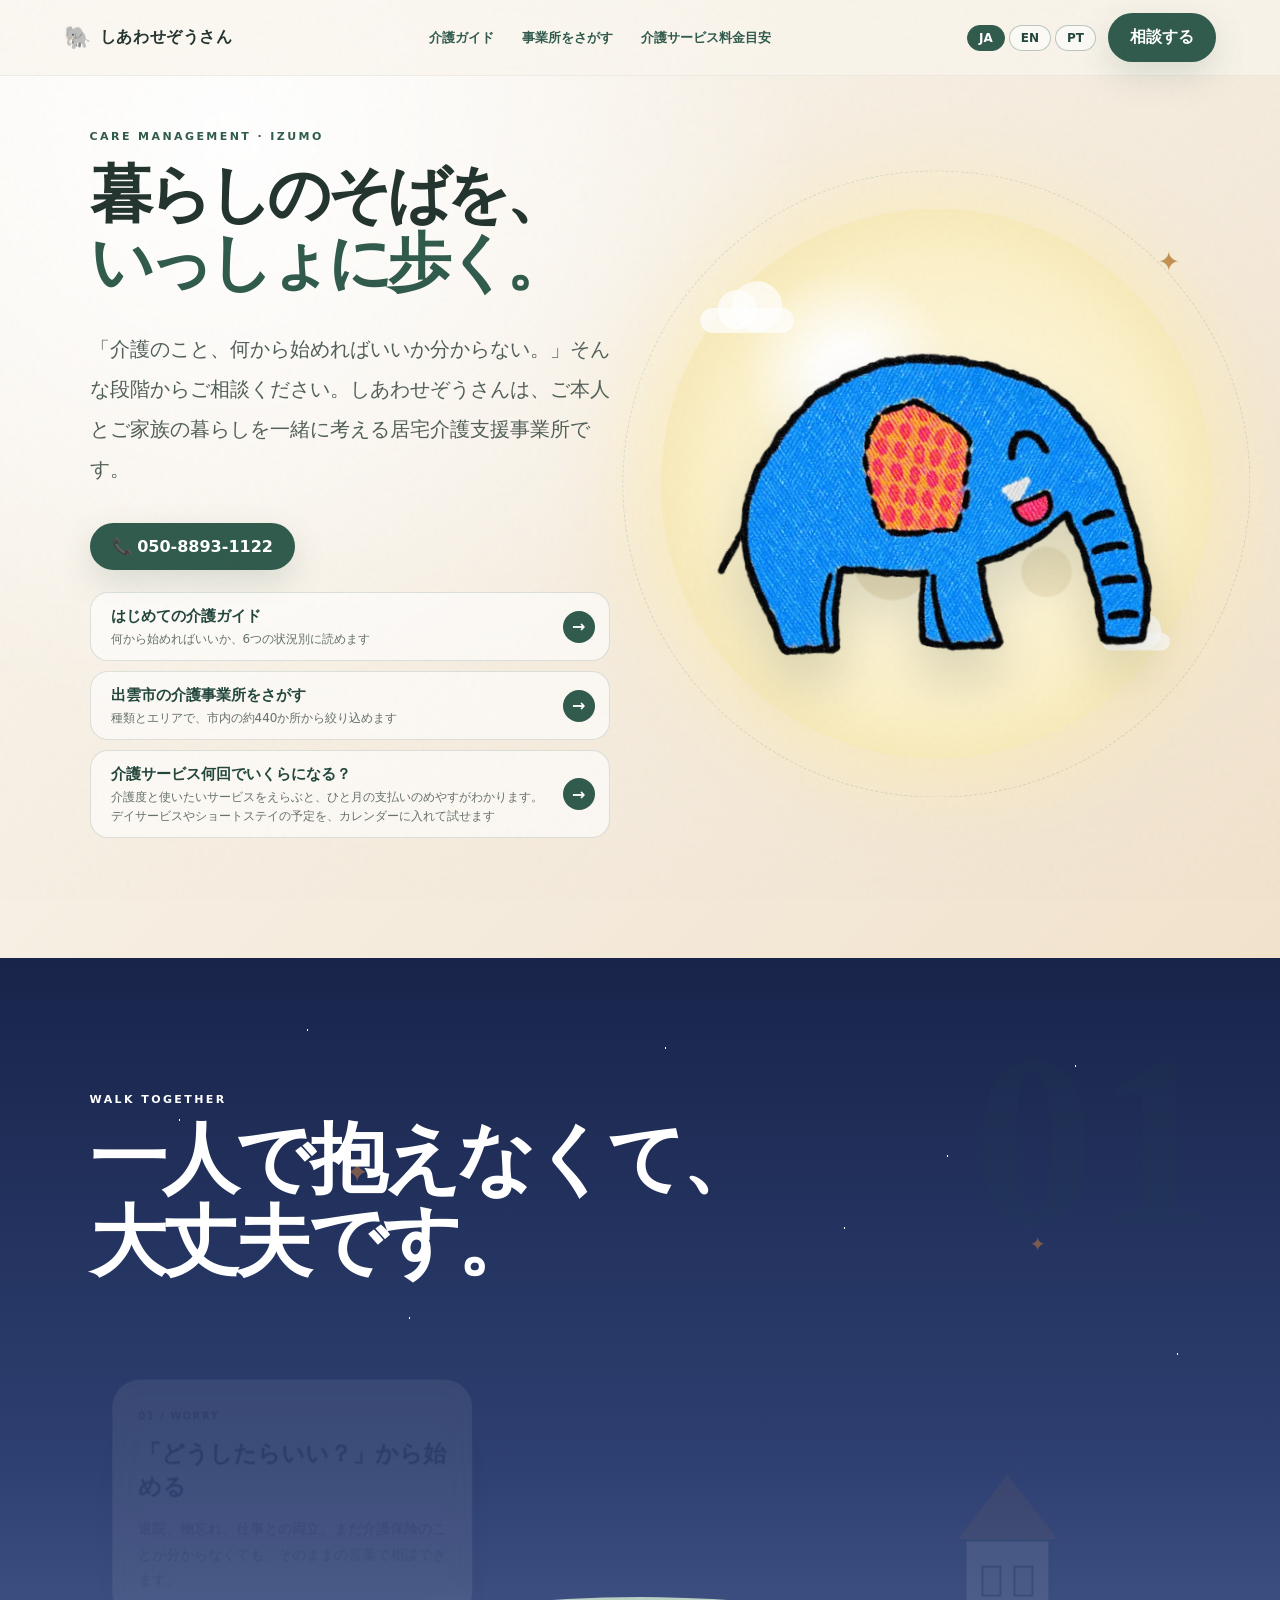
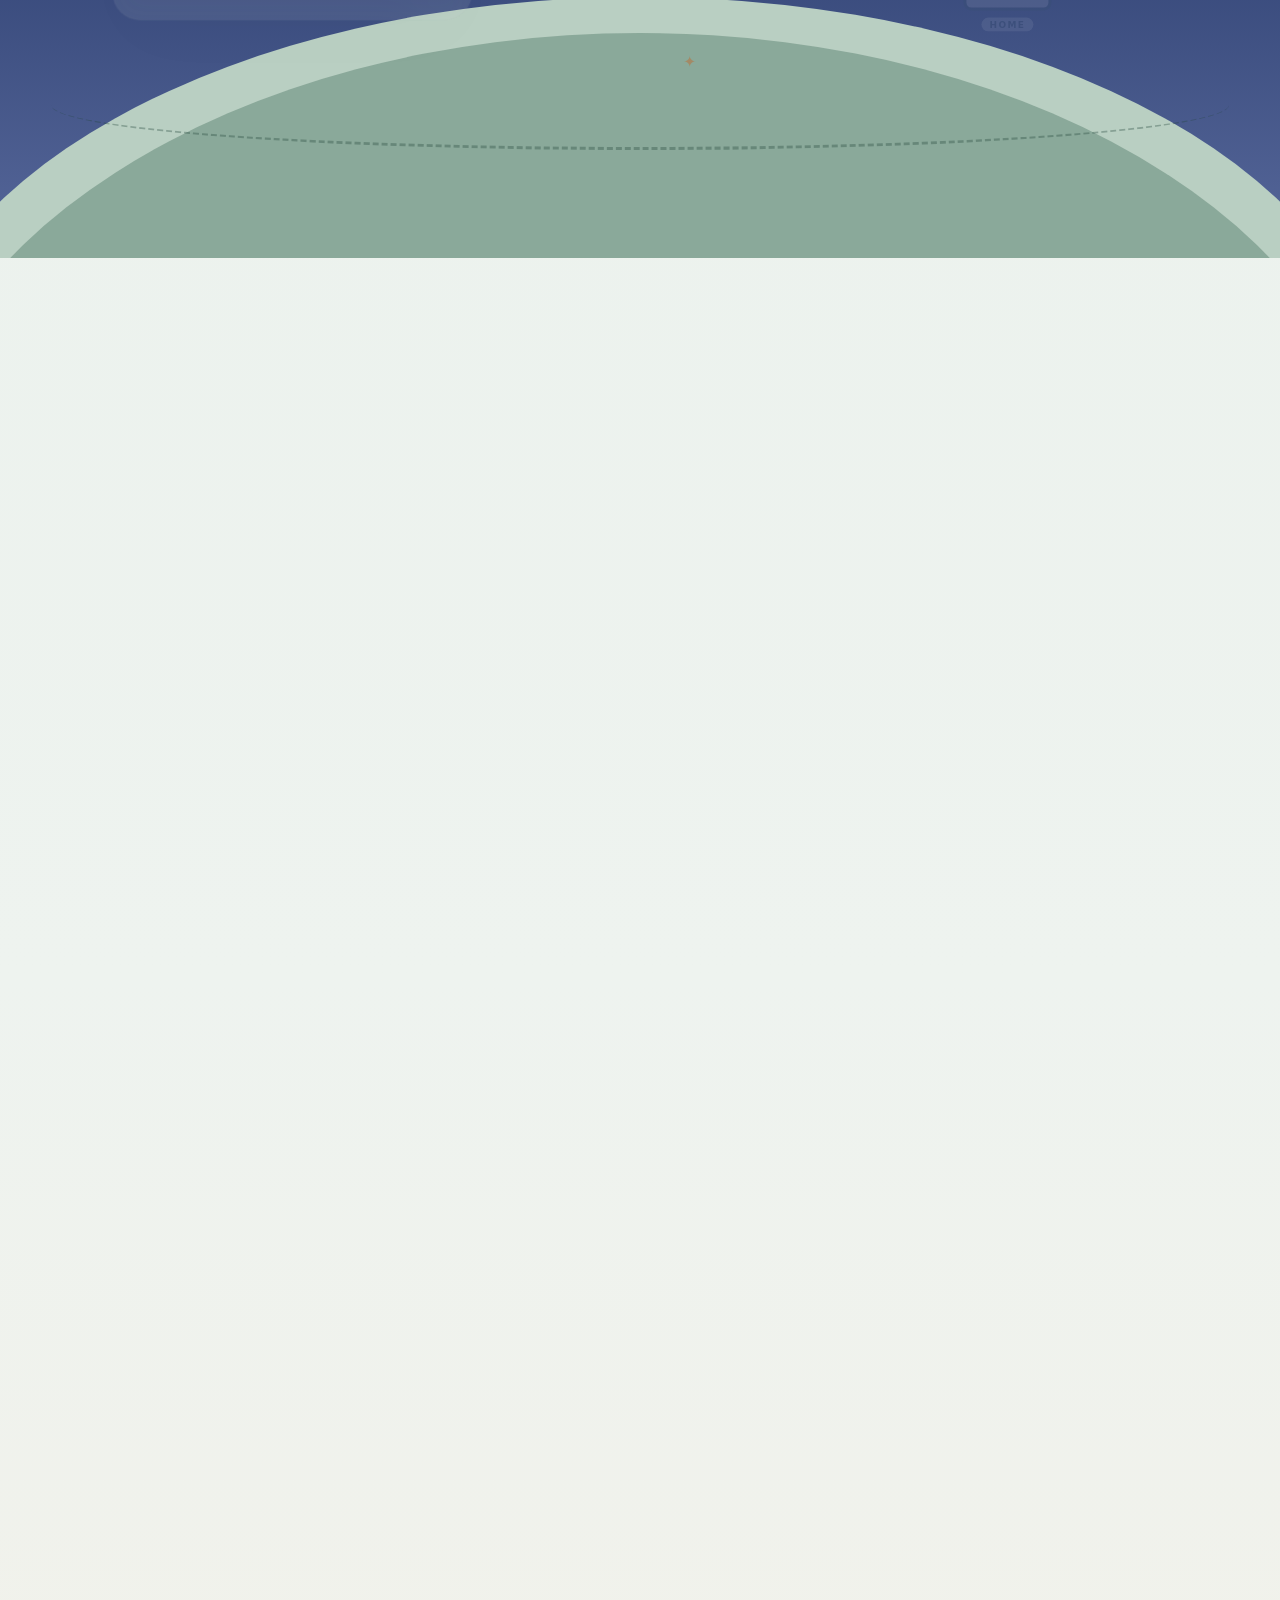
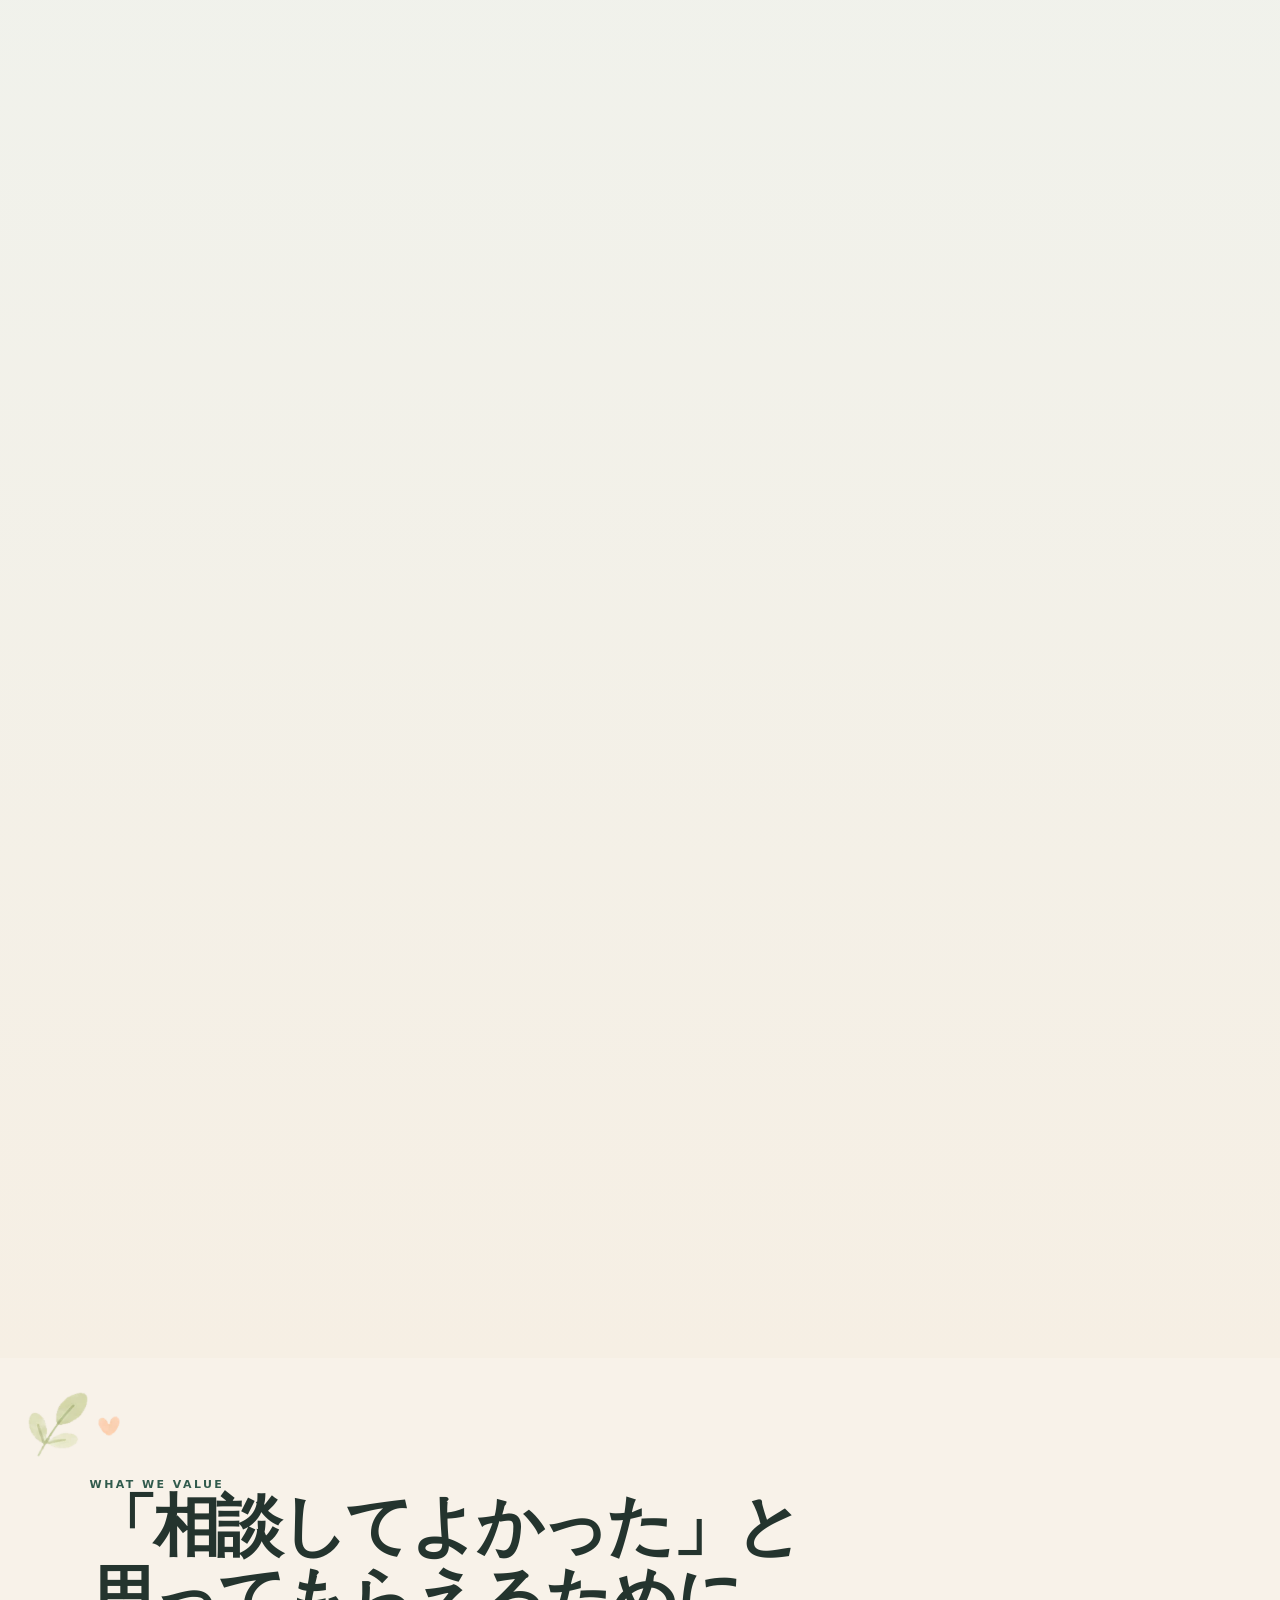
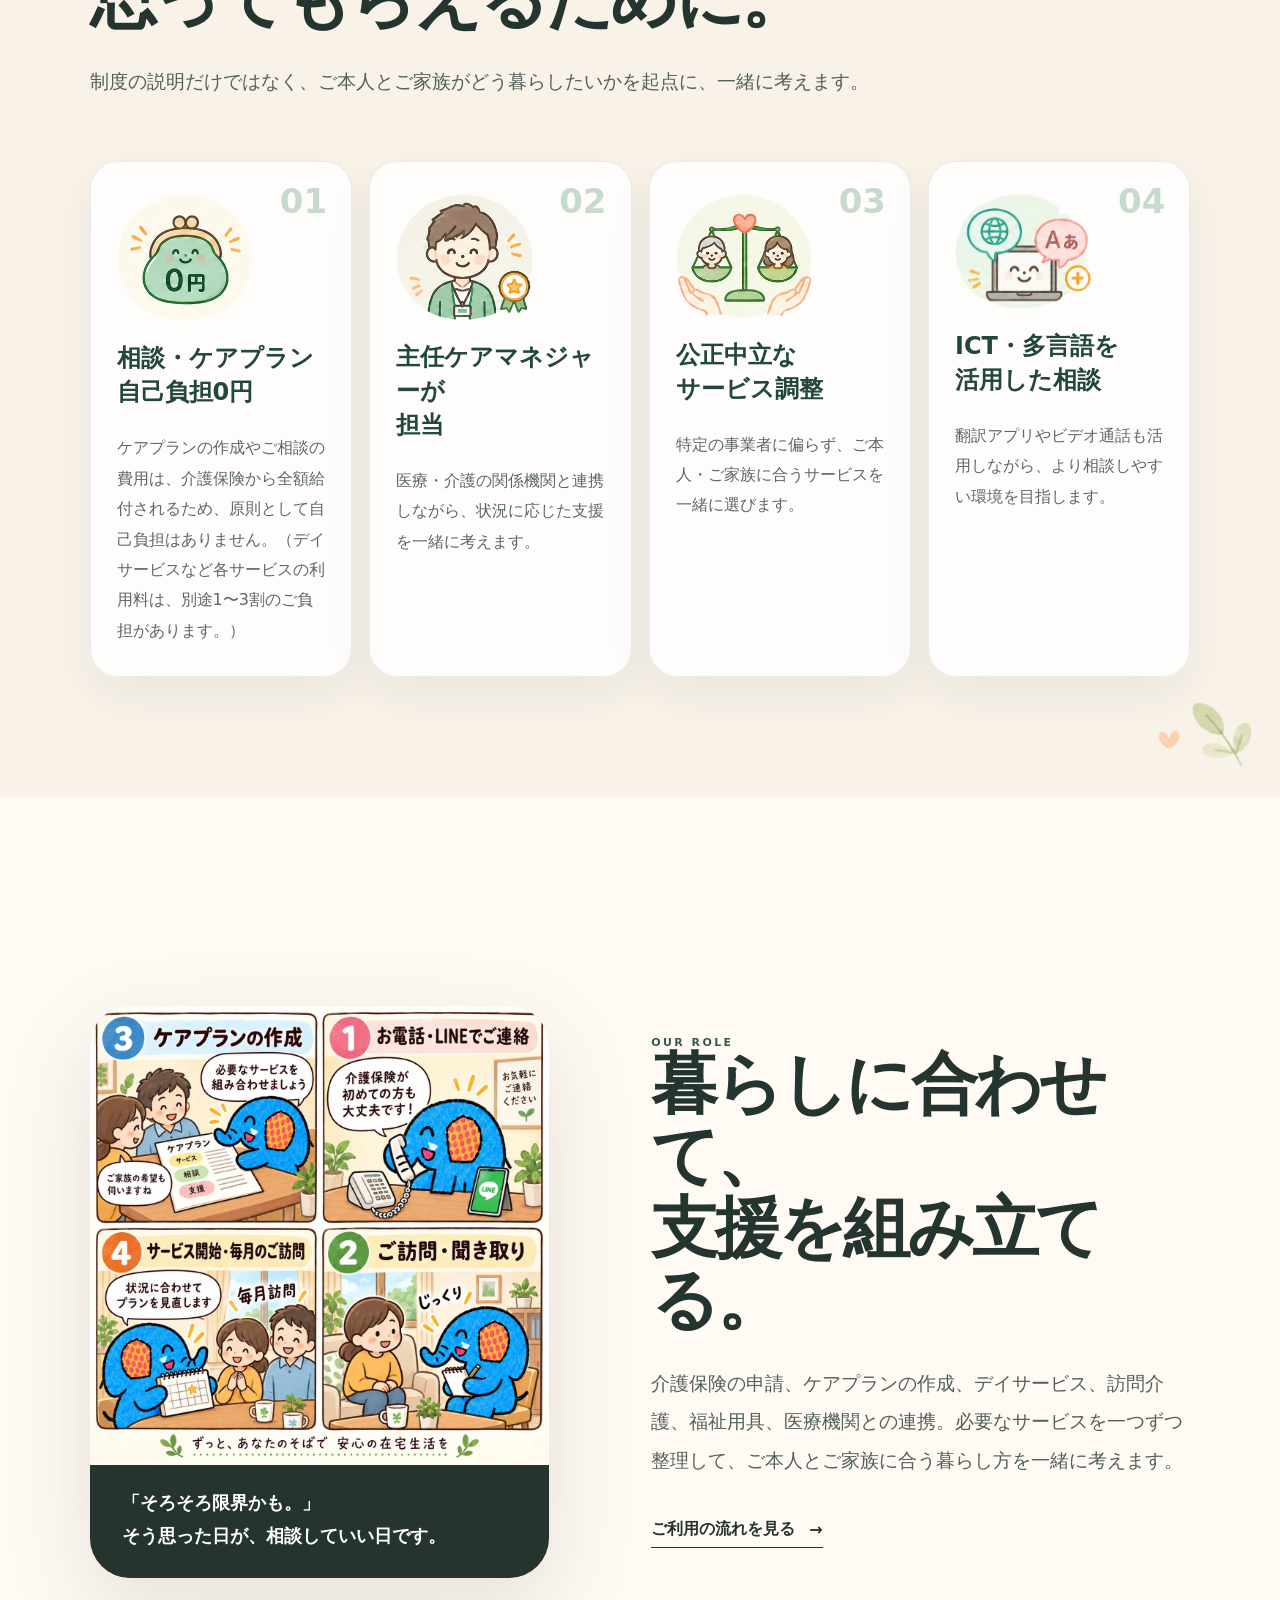
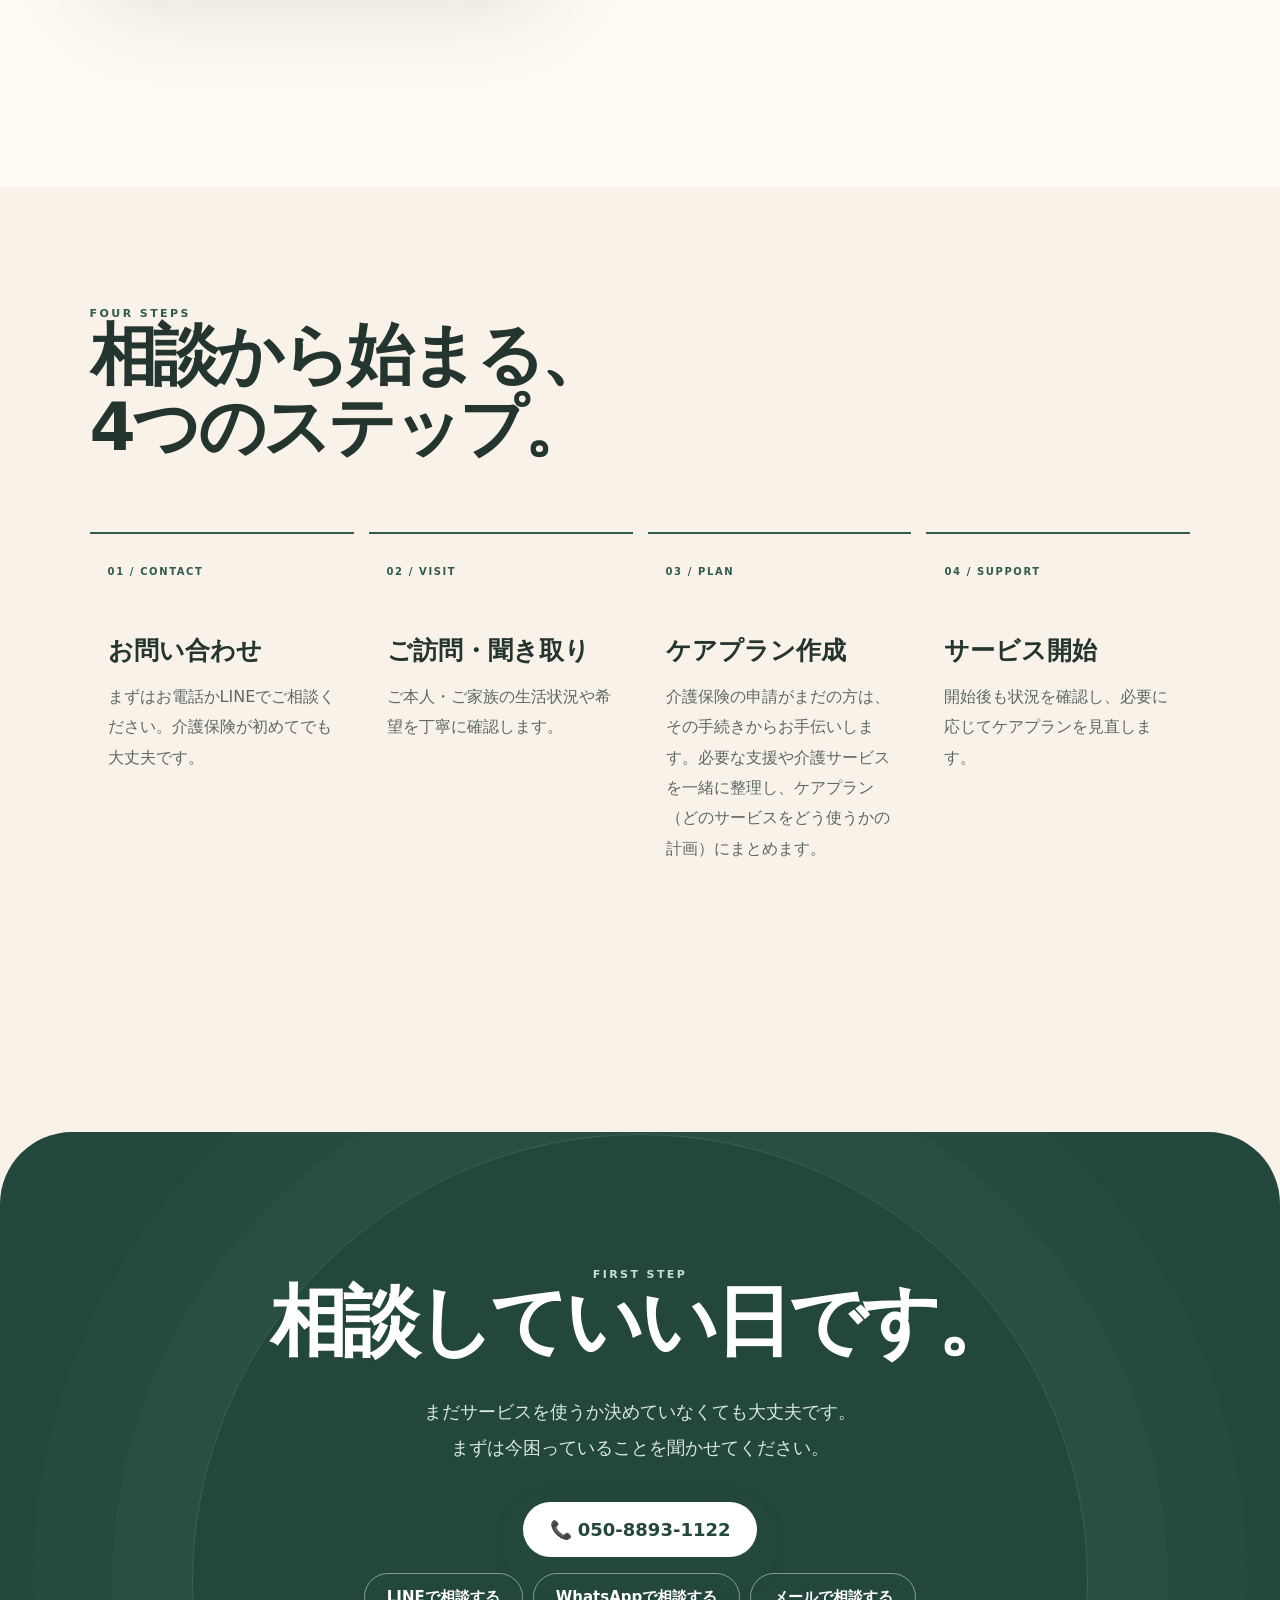
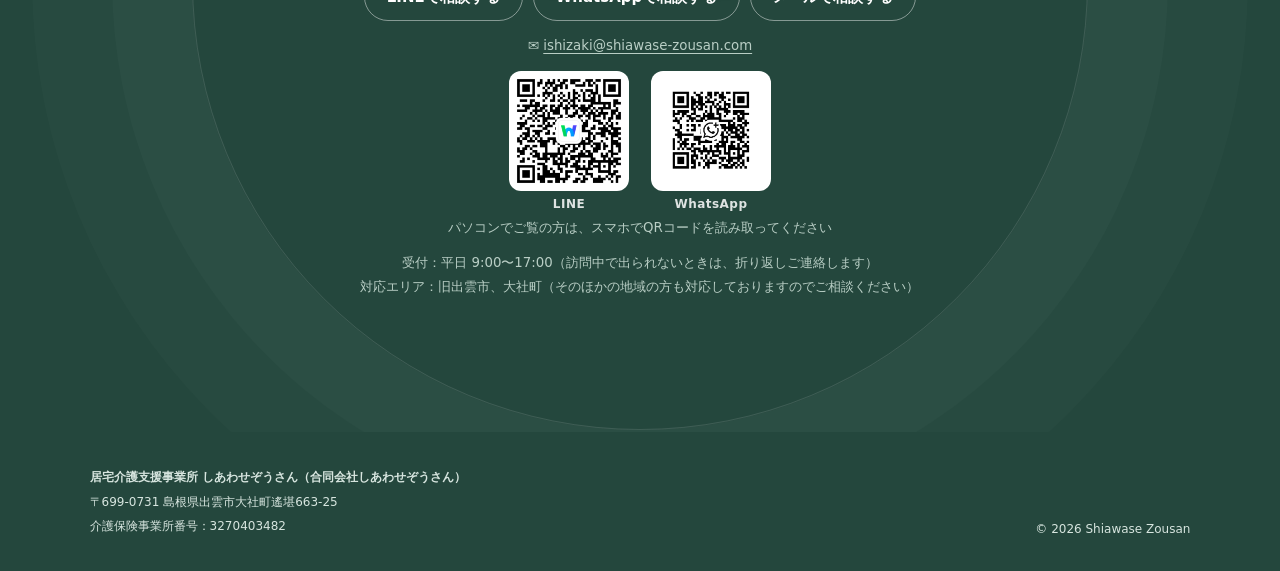
<file: index.html>
<!DOCTYPE html>
<html lang="ja">
<head>
  <meta charset="UTF-8" />
  <meta name="viewport" content="width=device-width, initial-scale=1.0" />
  <meta name="google-site-verification" content="3sEpeiVj2z-VmNhbQyXMXJqc86LtkkU1R68NKRKZLaQ" />
  <title>【公式】しあわせぞうさん｜出雲市・大社町の居宅介護支援事業所</title>
  <meta name="description" content="島根県出雲市（大社町）の居宅介護支援事業所 しあわせぞうさん。ケアマネジャーがケアプランの作成とご相談をお手伝いします。介護のこと、何から始めればいいか分からない段階からご相談ください。" />
  <link rel="canonical" href="https://onikusannn-stack.github.io/shiawasezousan/" />
  <meta property="og:type" content="website" />
  <meta property="og:site_name" content="しあわせぞうさん（居宅介護支援事業所）" />
  <meta property="og:title" content="しあわせぞうさん｜出雲市・大社町の居宅介護支援事業所" />
  <meta property="og:description" content="暮らしのそばを、いっしょに歩く。介護のこと、何から始めればいいか分からない段階からご相談ください。出雲市のケアマネジャーがケアプランの作成とご相談をお手伝いします。" />
  <meta property="og:url" content="https://onikusannn-stack.github.io/shiawasezousan/" />
  <meta property="og:image" content="https://onikusannn-stack.github.io/shiawasezousan/images/og.png" />
  <meta property="og:image:width" content="1200" />
  <meta property="og:image:height" content="630" />
  <meta property="og:locale" content="ja_JP" />
  <meta name="twitter:card" content="summary_large_image" />
  <script type="application/ld+json">
  {
    "@context": "https://schema.org",
    "@type": "LocalBusiness",
    "name": "居宅介護支援事業所 しあわせぞうさん",
    "alternateName": "しあわせぞうさん",
    "description": "島根県出雲市の居宅介護支援事業所。主任介護支援専門員が介護のご相談・ケアプラン作成を自己負担0円で行います。LINE・WhatsApp・翻訳ソフトによる多言語対応。",
    "url": "https://onikusannn-stack.github.io/shiawasezousan/",
    "image": "https://onikusannn-stack.github.io/shiawasezousan/images/og.png",
    "logo": "https://onikusannn-stack.github.io/shiawasezousan/images/icon192.png",
    "telephone": "+81-50-8893-1122",
    "faxNumber": "+81-50-1799-0234",
    "address": {
      "@type": "PostalAddress",
      "postalCode": "699-0731",
      "addressRegion": "島根県",
      "addressLocality": "出雲市",
      "streetAddress": "大社町遙堪663-25",
      "addressCountry": "JP"
    },
    "geo": { "@type": "GeoCoordinates", "latitude": 35.3884562, "longitude": 132.7232564 },
    "openingHoursSpecification": {
      "@type": "OpeningHoursSpecification",
      "dayOfWeek": ["Monday", "Tuesday", "Wednesday", "Thursday", "Friday"],
      "opens": "09:00",
      "closes": "17:00"
    },
    "areaServed": "島根県出雲市",
    "priceRange": "ご相談・ケアプラン作成は自己負担0円",
    "parentOrganization": { "@type": "Organization", "name": "合同会社しあわせぞうさん" },
    "knowsLanguage": ["ja", "en", "pt"]
  }
  </script>
  <link rel="preload" as="image" href="assets/images/zou_walk_01.webp" type="image/webp" />
  <link rel="stylesheet" href="assets/css/brand.css" />
  <link rel="stylesheet" href="assets/css/style.css" />
  <script src="assets/js/i18n.js" defer></script>
  <script src="assets/js/main.js" defer></script>
</head>
<body>
  <div id="progress" aria-hidden="true"></div>

  <header class="site-header" id="siteHeader">
    <a href="#top" class="logo"><span class="logo-mark">🐘</span><span data-i18n="logo_name">しあわせぞうさん</span></a>
    <nav aria-label="メインナビゲーション">
      <a class="nav-ext" href="guide/" data-i18n="nav_guide">介護ガイド</a>
      <a class="nav-ext" href="jigyosho/" data-i18n="nav_jigyosho">事業所をさがす</a>
      <a class="nav-ext" href="ryokin/" data-i18n="nav_ryokin">介護サービス料金目安</a>
      <a class="nav-inpage" href="#journey" data-i18n="nav_about">私たちについて</a>
      <a class="nav-inpage" href="#features" data-i18n="nav_features">特徴</a>
      <a class="nav-inpage" href="#story" data-i18n="nav_role">私たちの役割</a>
      <a class="nav-inpage" href="#flow" data-i18n="nav_flow">ご利用の流れ</a>
    </nav>
    <div class="header-actions">
      <div class="lang-switch" aria-label="Language">
        <button type="button" data-lang="ja" aria-label="日本語"><span class="ls-long">日本語</span><span class="ls-short">JA</span></button>
        <button type="button" data-lang="en" aria-label="English"><span class="ls-long">English</span><span class="ls-short">EN</span></button>
        <button type="button" data-lang="pt" aria-label="Português"><span class="ls-long">Português</span><span class="ls-short">PT</span></button>
      </div>
      <a href="#contact" class="header-cta" data-i18n="header_cta">相談する</a>
    </div>
  </header>

  <!-- 6枚の歩行フレームをスクロール量に直接同期 -->
  <div class="walker" id="walker" aria-hidden="true" data-walk-frames="6" data-frame-path="assets/images/zou_walk_{n}.webp">
    <div class="walker-body">
      <img class="walker-img" src="assets/images/zou_walk_01.webp" alt="" width="480" height="335" />
    </div>
    <div class="walker-shadow"></div>
  </div>

  <main>
    <section class="hero" id="top">
      <div class="hero-noise" aria-hidden="true"></div>
      <div class="hero-copy">
        <div class="eyebrow">Care Management · Izumo</div>
        <h1><span class="h1-line" data-i18n="h1_l1">暮らしのそばを、</span><br><span class="h1-line" data-i18n="h1_l2">いっしょに歩く。</span></h1>
        <p data-i18n="hero_lead">「介護のこと、何から始めればいいか分からない。」そんな段階からご相談ください。しあわせぞうさんは、ご本人とご家族の暮らしを一緒に考える居宅介護支援事業所です。</p>
        <div class="hero-buttons">
          <a href="tel:05088931122" class="button">📞 050-8893-1122</a>
        </div>
        <div class="hero-links">
          <a class="hero-link" href="guide/">
            <span class="hl-text"><strong data-i18n="guide_b_title">はじめての介護ガイド</strong><small data-i18n="guide_b_sub">何から始めればいいか、6つの状況別に読めます</small></span>
            <span class="hl-arrow" aria-hidden="true">→</span>
          </a>
          <a class="hero-link" href="jigyosho/">
            <span class="hl-text"><strong data-i18n="jig_b_title">出雲市の介護事業所をさがす</strong><small data-i18n="jig_b_sub">種類とエリアで、市内の約440か所から絞り込めます</small></span>
            <span class="hl-arrow" aria-hidden="true">→</span>
          </a>
          <a class="hero-link" href="ryokin/">
            <span class="hl-text"><strong data-i18n="ryo_b_title">介護サービス何回でいくらになる？</strong><small data-i18n="ryo_b_sub">介護度と使いたいサービスをえらぶと、ひと月の支払いのめやすがわかります。デイサービスやショートステイの予定を、カレンダーに入れて試せます</small></span>
            <span class="hl-arrow" aria-hidden="true">→</span>
          </a>
        </div>
      </div>

      <div class="hero-visual" aria-hidden="true">
        <div class="sun-orbit"></div>
        <div class="hero-circle"></div>
        <div class="hero-cloud cloud-a"></div>
        <div class="hero-cloud cloud-b"></div>
        <img class="hero-zou" src="assets/images/zou_walk_01.webp" alt="" width="480" height="335" fetchpriority="high" decoding="async" />
      </div>
    </section>

    <!-- Astra風の主役区間：スクロール位置そのものがシーン進行度 -->
    <section class="journey" id="journey">
      <div class="journey-sticky">
        <div class="scene-bg" aria-hidden="true">
          <div class="sky-night"></div>
          <div class="sky-dawn"></div>
          <div class="sky-stars"></div>
          <div class="sky-glow"></div>
          <div class="hill hill-1"></div>
          <div class="hill hill-2"></div>
          <div class="road-line"></div>
          <div class="scene-object house">
            <div class="roof"></div><div class="house-body"><i></i><i></i></div>
            <span>HOME</span>
          </div>
          <div class="scene-object hospital connect">
            <img class="connect-pot" src="assets/images/connect_pot.webp" alt="" width="480" height="533" decoding="async" />
            <span>CONNECT</span>
          </div>
          <div class="scene-object support-sign"><strong data-i18n="sign_title">ケア</strong><span data-i18n="sign_text">必要な支援を<br>ひとつずつ整理</span></div>
          <div class="scene-spark spark-1">✦</div>
          <div class="scene-spark spark-2">✦</div>
          <div class="scene-spark spark-3">✦</div>
        </div>

        <div class="journey-number" aria-hidden="true">01</div>
        <div class="journey-headline">
          <div class="eyebrow">Walk together</div>
          <h2><span class="h2-line" data-i18n="j_h2_l1">一人で抱えなくて、</span><br><span class="h2-line" data-i18n="j_h2_l2">大丈夫です。</span></h2>
        </div>

        <article class="journey-card journey-card-a">
          <span>01 / WORRY</span>
          <h3 data-i18n="jc_a_h3">「どうしたらいい？」から始める</h3>
          <p data-i18n="jc_a_p">退院、物忘れ、仕事との両立。まだ介護保険のことが分からなくても、そのままの言葉で相談できます。</p>
        </article>
        <article class="journey-card journey-card-b">
          <span>02 / CONNECT</span>
          <h3 data-i18n="jc_b_h3">必要な人・制度につなぐ</h3>
          <p data-i18n="jc_b_p">病院、役所、デイサービス、訪問介護、福祉用具。必要な支援を整理し、関係機関と連携します。</p>
        </article>
        <article class="journey-card journey-card-c">
          <span>03 / TOGETHER</span>
          <h3 data-i18n="jc_c_h3">暮らしながら、また考える</h3>
          <p data-i18n="jc_c_p">一度決めて終わりではありません。状況が変われば、立ち止まり、戻り、また一緒に組み立て直します。</p>
        </article>

        <div class="journey-copy journey-copy-a" data-i18n="jcopy_a">困りごとを<br><strong>言葉にする</strong></div>
        <div class="journey-copy journey-copy-b" data-i18n="jcopy_b">必要な支援を<br><strong>つなげる</strong></div>
        <div class="journey-copy journey-copy-c" data-i18n="jcopy_c">安心できる暮らしへ<br><strong>いっしょに進む</strong></div>
      </div>
    </section>

    <section class="features" id="features">
      <div class="features-deco" aria-hidden="true"><img class="deco-leaf deco-tl" src="assets/images/deco_leaf.webp" alt="" width="89" height="97" /><img class="deco-heart deco-tl2" src="assets/images/deco_heart.webp" alt="" width="37" height="33" /><img class="deco-leaf deco-br" src="assets/images/deco_leaf.webp" alt="" width="89" height="97" /><img class="deco-heart deco-br2" src="assets/images/deco_heart.webp" alt="" width="37" height="33" /></div>
      <div class="section-heading reveal">
        <div class="eyebrow">What we value</div>
        <h2 data-i18n="feat_h2">「相談してよかった」と<br>思ってもらえるために。</h2>
        <p class="lead" data-i18n="feat_lead">制度の説明だけではなく、ご本人とご家族がどう暮らしたいかを起点に、一緒に考えます。</p>
      </div>
      <div class="cards">
        <article class="card">
          <div class="card-no">01</div>
          <div class="card-icon card-icon-img" aria-hidden="true"><img src="assets/images/card_icon_01.webp" alt="" width="260" height="242" loading="lazy" decoding="async" /></div>
          <h3 data-i18n="card1_h3">相談・ケアプラン<br>自己負担0円</h3>
          <p data-i18n="card1_p">ケアプランの作成やご相談の費用は、介護保険から全額給付されるため、原則として自己負担はありません。（デイサービスなど各サービスの利用料は、別途1〜3割のご負担があります。）</p>
        </article>
        <article class="card">
          <div class="card-no">02</div>
          <div class="card-icon card-icon-img" aria-hidden="true"><img src="assets/images/card_icon_02.webp" alt="" width="260" height="242" loading="lazy" decoding="async" /></div>
          <h3 data-i18n="card2_h3">主任ケアマネジャーが<br>担当</h3>
          <p data-i18n="card2_p">医療・介護の関係機関と連携しながら、状況に応じた支援を一緒に考えます。</p>
        </article>
        <article class="card">
          <div class="card-no">03</div>
          <div class="card-icon card-icon-img" aria-hidden="true"><img src="assets/images/card_icon_03.webp" alt="" width="260" height="242" loading="lazy" decoding="async" /></div>
          <h3 data-i18n="card3_h3">公正中立な<br>サービス調整</h3>
          <p data-i18n="card3_p">特定の事業者に偏らず、ご本人・ご家族に合うサービスを一緒に選びます。</p>
        </article>
        <article class="card">
          <div class="card-no">04</div>
          <div class="card-icon card-icon-img" aria-hidden="true"><img src="assets/images/card_icon_04.webp" alt="" width="260" height="242" loading="lazy" decoding="async" /></div>
          <h3 data-i18n="card4_h3">ICT・多言語を<br>活用した相談</h3>
          <p data-i18n="card4_p">翻訳アプリやビデオ通話も活用しながら、より相談しやすい環境を目指します。</p>
        </article>
      </div>
    </section>

    <section class="story" id="story">
      <div class="story-image reveal">
        <img src="assets/images/flow_manga.webp" alt="ご利用の流れを描いた4コマ漫画" data-i18n-alt="manga_alt" width="1254" height="1254" loading="lazy" decoding="async" />
        <div class="story-caption" data-i18n="story_caption">「そろそろ限界かも。」<br>そう思った日が、相談していい日です。</div>
      </div>
      <div class="story-copy reveal">
        <div class="eyebrow">Our role</div>
        <h2 data-i18n="story_h2">暮らしに合わせて、<br>支援を組み立てる。</h2>
        <p class="lead" data-i18n="story_lead">介護保険の申請、ケアプランの作成、デイサービス、訪問介護、福祉用具、医療機関との連携。必要なサービスを一つずつ整理して、ご本人とご家族に合う暮らし方を一緒に考えます。</p>
        <a href="#flow" class="text-link"><span data-i18n="story_link">ご利用の流れを見る</span> <span>→</span></a>
      </div>
    </section>

    <section class="flow" id="flow">
      <div class="section-heading reveal">
        <div class="eyebrow">Four steps</div>
        <h2 data-i18n="flow_h2">相談から始まる、<br>4つのステップ。</h2>
      </div>
      <div class="flow-grid">
        <article class="flow-item reveal"><span>01 / CONTACT</span><h3 data-i18n="flow1_h3">お問い合わせ</h3><p data-i18n="flow1_p">まずはお電話かLINEでご相談ください。介護保険が初めてでも大丈夫です。</p></article>
        <article class="flow-item reveal"><span>02 / VISIT</span><h3 data-i18n="flow2_h3">ご訪問・聞き取り</h3><p data-i18n="flow2_p">ご本人・ご家族の生活状況や希望を丁寧に確認します。</p></article>
        <article class="flow-item reveal"><span>03 / PLAN</span><h3 data-i18n="flow3_h3">ケアプラン作成</h3><p data-i18n="flow3_p">介護保険の申請がまだの方は、その手続きからお手伝いします。必要な支援や介護サービスを一緒に整理し、ケアプラン（どのサービスをどう使うかの計画）にまとめます。</p></article>
        <article class="flow-item reveal"><span>04 / SUPPORT</span><h3 data-i18n="flow4_h3">サービス開始</h3><p data-i18n="flow4_p">開始後も状況を確認し、必要に応じてケアプランを見直します。</p></article>
      </div>
    </section>

    <section class="contact" id="contact">
      <div class="contact-orbit" aria-hidden="true"></div>
      <div class="contact-inner reveal">
        <div class="eyebrow">First step</div>
        <h2 data-i18n="contact_h2">相談していい日です。</h2>
        <p data-i18n="contact_p">まだサービスを使うか決めていなくても大丈夫です。<br>まずは今困っていることを聞かせてください。</p>
        <a href="tel:05088931122" class="button contact-button">📞 050-8893-1122</a>
        <div class="contact-msg"><a class="msg-link" href="https://works.do/R/ti/p/ishizakicorporation.hitoshi@works-459349" target="_blank" rel="noopener" data-i18n="contact_line">LINEで相談する</a><a class="msg-link" href="https://wa.me/message/Q4KJPEWBH2D3F1" target="_blank" rel="noopener" data-i18n="contact_wa">WhatsAppで相談する</a><a class="msg-link" href="mailto:ishizaki@shiawase-zousan.com" data-i18n="contact_mail">メールで相談する</a></div>
        <small class="contact-mail">✉ <a href="mailto:ishizaki@shiawase-zousan.com">ishizaki@shiawase-zousan.com</a></small>
        <div class="contact-qr">
          <figure><img src="images/line_qr.png" alt="LINE 友だち追加のQRコード" width="200" height="200" loading="lazy"><figcaption>LINE</figcaption></figure>
          <figure><img src="images/whatsapp_qr.png" alt="WhatsApp チャットのQRコード" width="200" height="200" loading="lazy"><figcaption>WhatsApp</figcaption></figure>
        </div>
        <small class="contact-qr-note" data-i18n="contact_qr_note">パソコンでご覧の方は、スマホでQRコードを読み取ってください</small>
        <small data-i18n="contact_hours">受付：平日 9:00〜17:00（訪問中で出られないときは、折り返しご連絡します）</small>
        <small class="contact-area" data-i18n="contact_area">対応エリア：旧出雲市、大社町（そのほかの地域の方も対応しておりますのでご相談ください）</small>
      </div>
    </section>
  </main>

  <footer><div class="footer-info"><strong data-i18n="footer_name">居宅介護支援事業所 しあわせぞうさん（合同会社しあわせぞうさん）</strong><span data-i18n="footer_addr">〒699-0731 島根県出雲市大社町遙堪663-25</span><span data-i18n="footer_no">介護保険事業所番号：3270403482</span></div><span class="footer-copy">© 2026 Shiawase Zousan</span></footer>

  <div class="mobile-cta"><a href="tel:05088931122" data-i18n="mcta_tel">📞 電話で相談</a><a href="#contact" data-i18n="mcta_contact">相談窓口を見る</a></div>
</body>
</html>
</file>
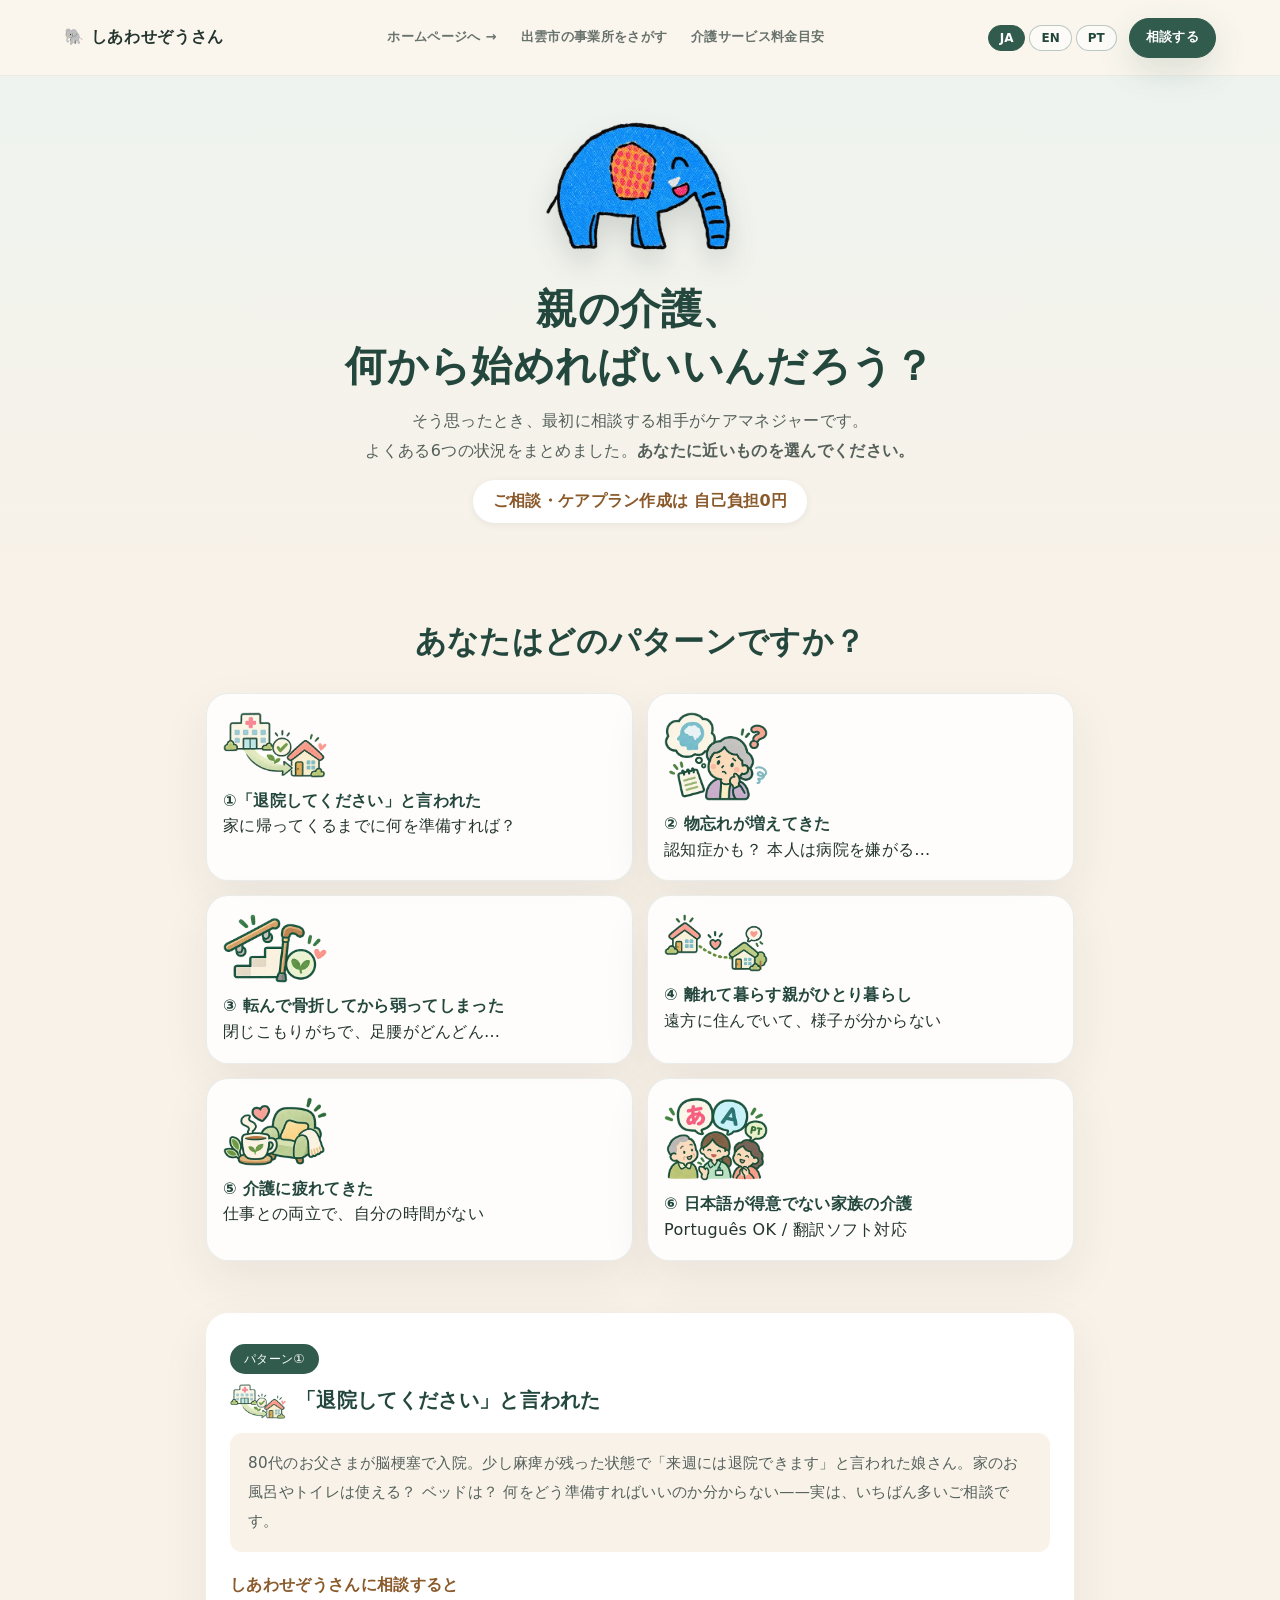
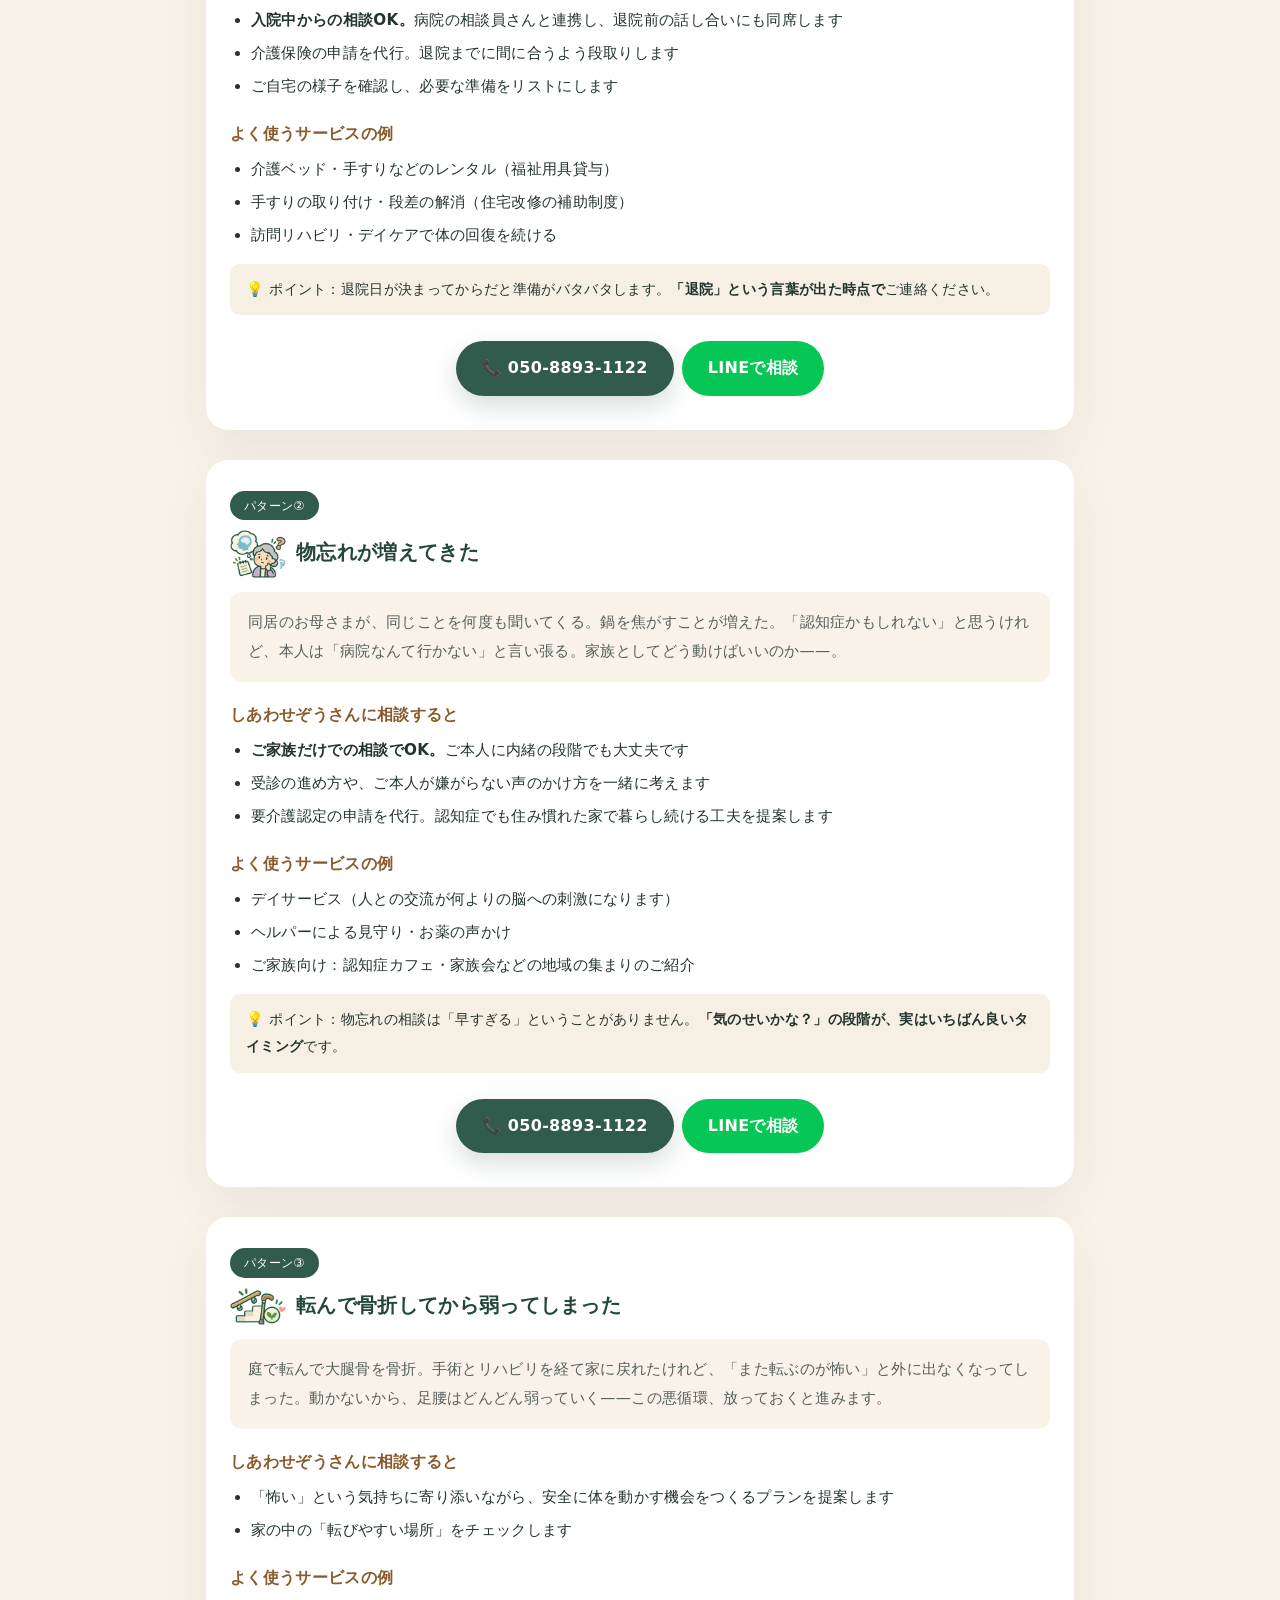
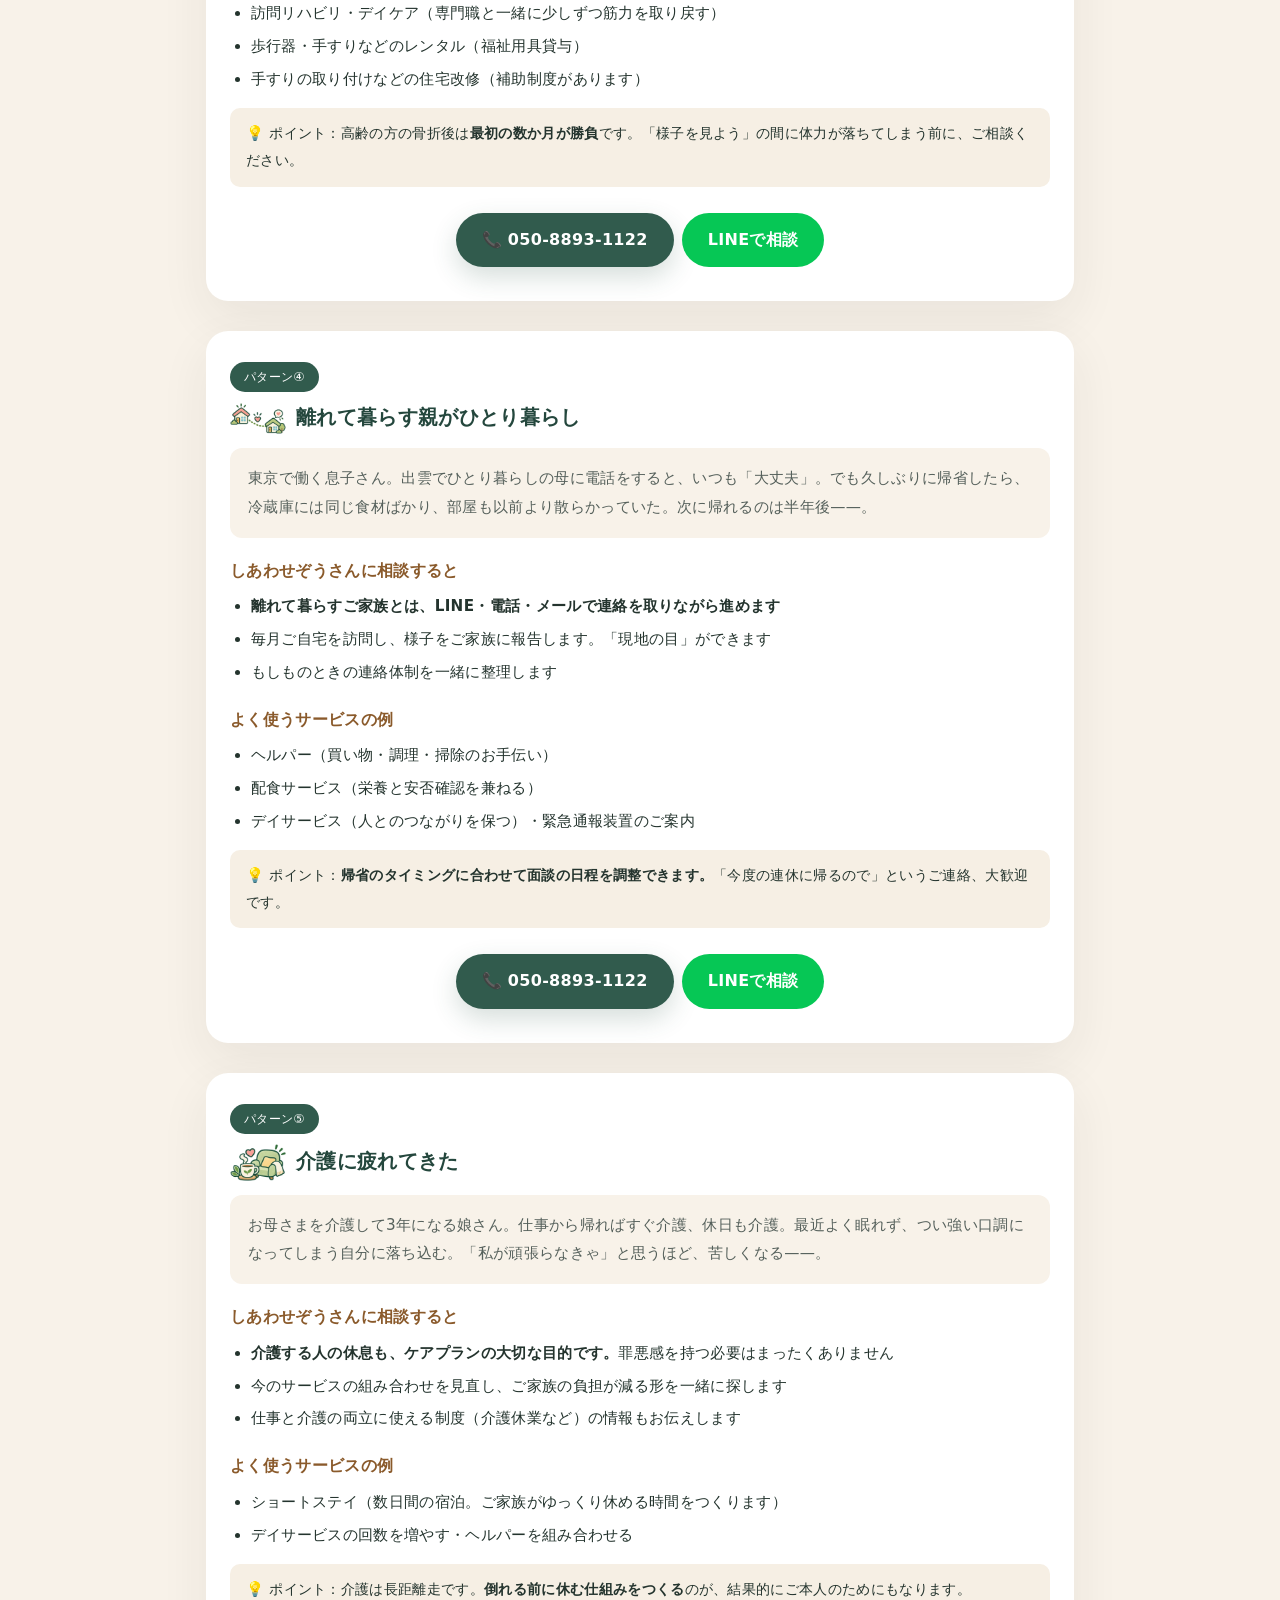
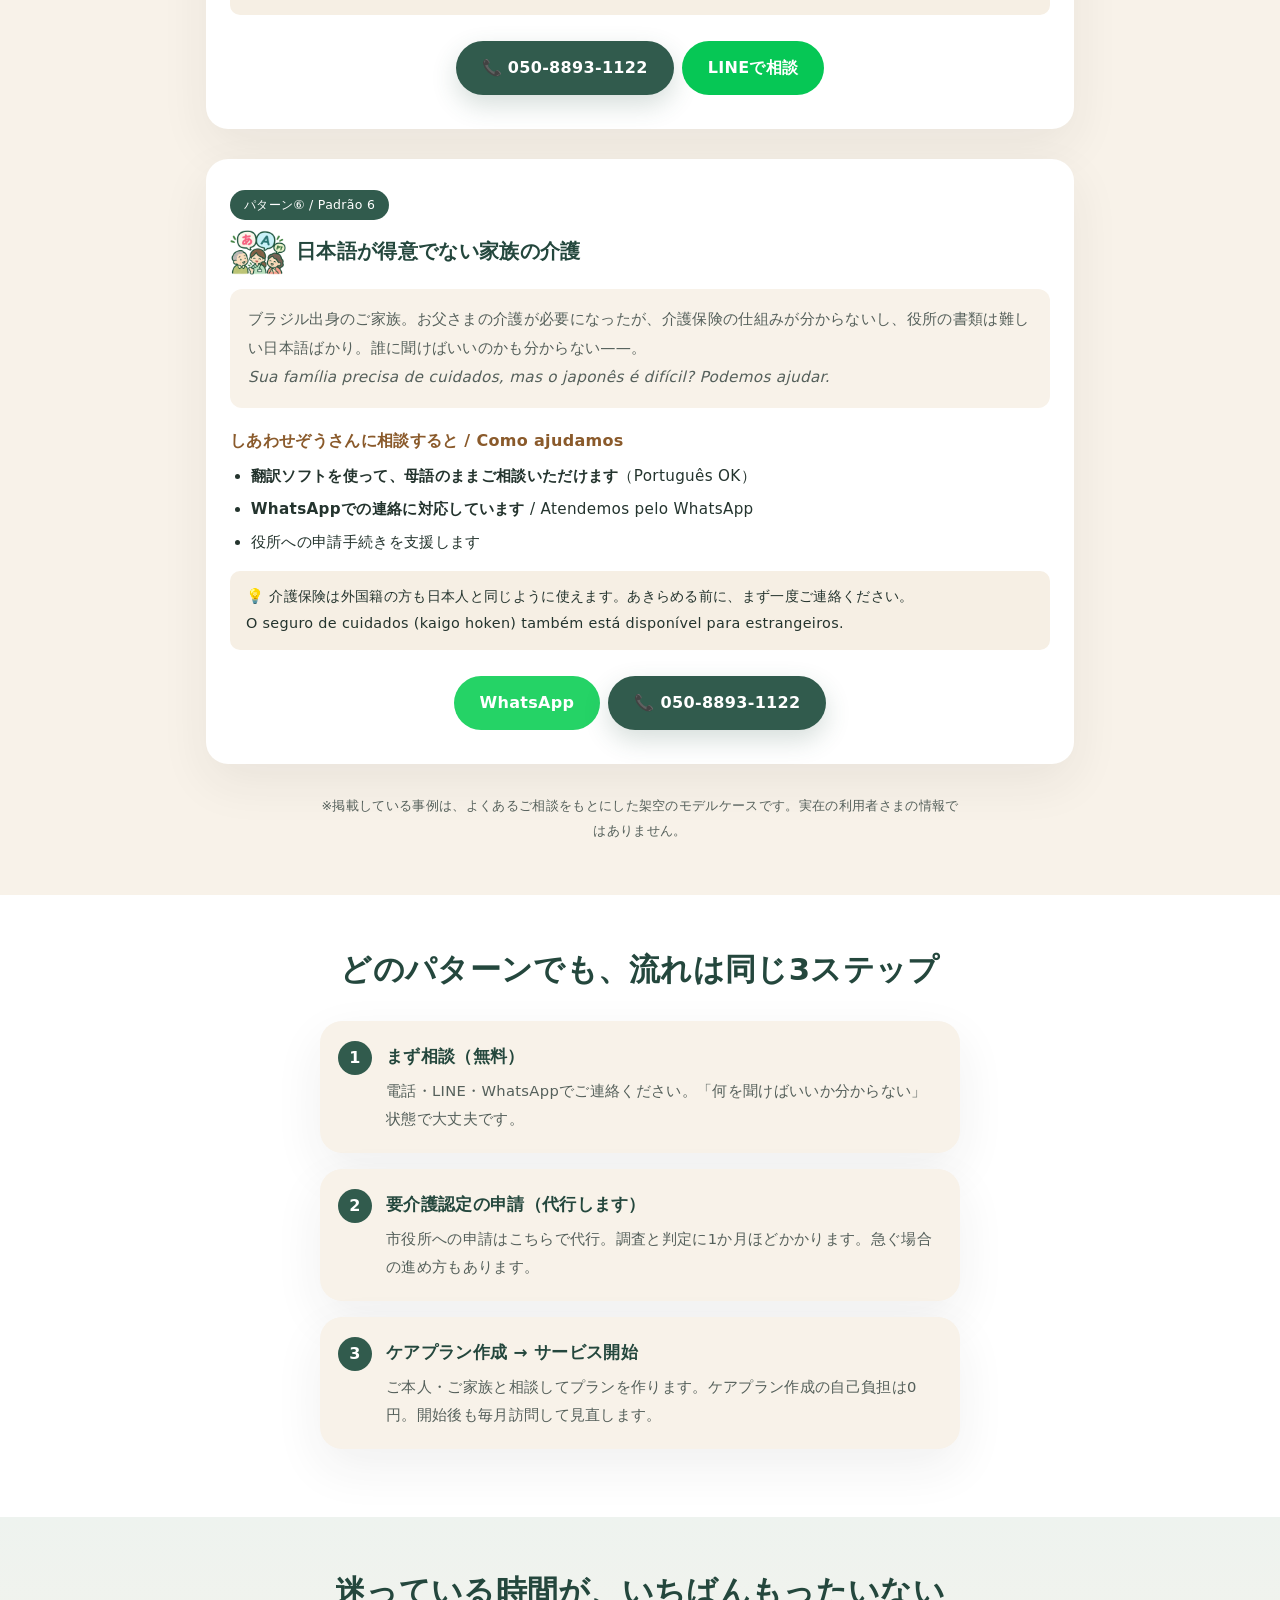
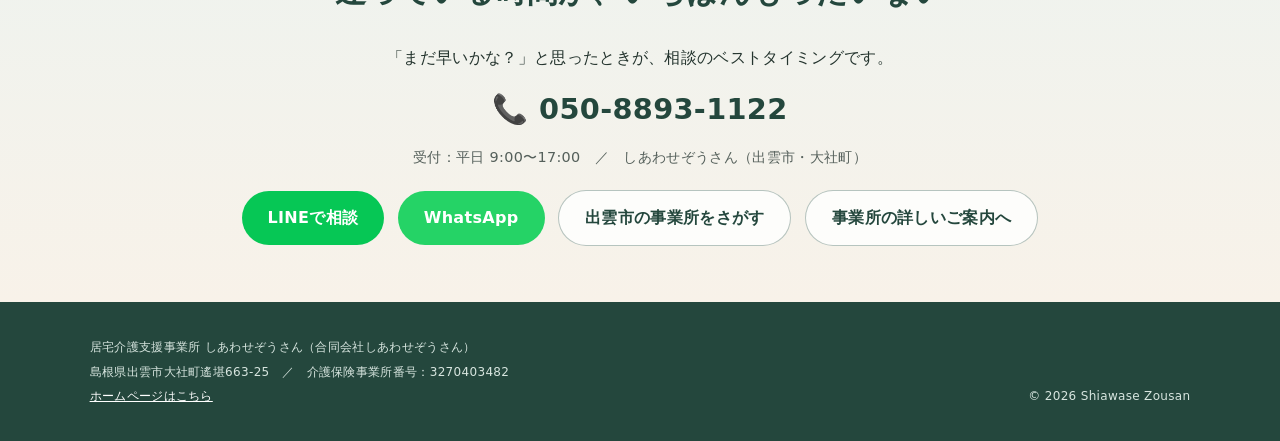
<file: guide/index.html>
<!DOCTYPE html>
<html lang="ja">
<head>
<meta charset="UTF-8">
<meta name="viewport" content="width=device-width, initial-scale=1.0">
<title>親の介護、何から始める？状況別ガイド｜しあわせぞうさん（出雲市・大社町のケアマネジャー）</title>
<meta name="description" content="「退院してと言われた」「物忘れが増えた」「遠くの親が心配」…出雲市のケアマネジャーが、よくある6つの状況別に介護の始め方をやさしく解説。相談・ケアプラン作成は自己負担0円。">
<link rel="canonical" href="https://onikusannn-stack.github.io/shiawasezousan/guide/">
<link rel="icon" href="../favicon.ico" sizes="any">
<link rel="icon" type="image/svg+xml" href="../images/favicon.svg">
<link rel="icon" type="image/png" sizes="192x192" href="../images/icon192.png">
<link rel="apple-touch-icon" href="../images/apple_icon.png">
<meta property="og:type" content="article">
<meta property="og:title" content="親の介護、何から始める？状況別ガイド｜しあわせぞうさん">
<meta property="og:description" content="「退院してと言われた」「物忘れが増えた」…出雲市のケアマネジャーが6つの状況別に介護の始め方をやさしく解説。">
<meta property="og:url" content="https://onikusannn-stack.github.io/shiawasezousan/guide/">
<meta property="og:image" content="https://onikusannn-stack.github.io/shiawasezousan/images/og.png">
<meta property="og:image:width" content="1200">
<meta property="og:image:height" content="630">
<meta name="twitter:card" content="summary_large_image">
<meta property="og:locale" content="ja_JP">
<link rel="stylesheet" href="../assets/css/brand.css">
<style>
  :root {
    --main: #315b4d;
    --main-dark: #24473d;
    --accent: #8a5a2b;
    --bg: #f8f2e9;
    --text: #24342e;
    --muted: #55605b;
  }
  * { margin: 0; padding: 0; box-sizing: border-box; }
  html { scroll-behavior: smooth; scroll-padding-top: 70px; }
  body {
    font-family: var(--font-base);
    color: var(--text);
    background: var(--bg);
    line-height: 1.9;
    font-size: 16px;
    letter-spacing: 0.02em;
  }
  .sz-logo small { display: none; }
  .nw { white-space: nowrap; } /* スマホで語の途中で折れないように */

  .hero {
    background: linear-gradient(180deg,#eef3ef 0%,#f8f2e9 100%);
    text-align: center;
    padding: 44px 16px;
  }
  .hero img.zou {
    width: 190px;
    max-width: 60%;
    height: auto;
    border: none;
    border-radius: 0;
    box-shadow: none;
    transform: scaleX(-1);
    filter: drop-shadow(0 14px 14px rgba(44,53,49,.16));
  }
  .hero h1 {
    font-size: clamp(32px, 3.2vw, 46px);
    color: var(--main-dark);
    margin: 18px 0 10px;
    line-height: 1.4;
  }
  .hero p { max-width: 640px; margin: 0 auto; color: var(--muted); }
  .hero .free {
    display: inline-block;
    margin-top: 14px;
    background: #ffffff;
    border-radius: 999px;
    padding: 6px 20px;
    color: var(--accent);
    font-weight: bold;
    box-shadow: 0 2px 8px rgba(0,0,0,0.06);
  }

  .inner { max-width: 900px; margin: 0 auto; padding: 0 16px; }
  section { padding: 52px 0; }
  h2 {
    text-align: center;
    color: var(--main-dark);
    font-size: clamp(24px, 2.4vw, 34px);
    line-height: 1.45;
    margin-bottom: 30px;
  }

  /* パターン選択 */
  .picker {
    display: grid;
    grid-template-columns: repeat(2, 1fr);
    gap: 14px;
  }
  .picker a {
    display: block;
    background: rgba(255, 255, 255, .86);
    border: 1px solid rgba(49, 91, 77, .10);
    border-radius: 22px;
    box-shadow: var(--shadow-soft);
    padding: 18px 16px;
    text-decoration: none;
    color: var(--text);
    transition: transform 0.25s ease, box-shadow 0.25s ease;
    line-height: 1.6;
  }
  .picker a:hover { transform: translateY(-4px); box-shadow: 0 8px 20px rgba(0,0,0,0.10); }
  .picker .icon { display: block; width: 104px; height: auto; margin: 0 0 10px; }
  .picker .t { display: block; font-weight: bold; color: var(--main-dark); margin-top: 4px; }
  @media (max-width: 600px) {
    .picker { grid-template-columns: 1fr; }
  }

  /* 事例 */
  .case {
    background: #ffffff;
    border-radius: 22px;
    box-shadow: var(--shadow-soft);
    padding: 30px 24px;
    margin-bottom: 30px;
  }
  .case .tag {
    display: inline-block;
    background: var(--main);
    color: #ffffff;
    border-radius: 999px;
    font-size: 0.78rem;
    padding: 3px 14px;
    margin-bottom: 10px;
  }
  .case h3 {
    color: var(--main-dark);
    font-size: 1.25rem;
    margin-bottom: 14px;
    line-height: 1.5;
  }
  .case .story {
    background: var(--bg);
    border-radius: 12px;
    padding: 16px 18px;
    color: var(--muted);
    font-size: 0.95rem;
    margin-bottom: 18px;
  }
  .case h4 {
    color: var(--accent);
    font-size: 1rem;
    margin: 18px 0 6px;
  }
  .case ul { padding-left: 1.3em; }
  .case li { margin-bottom: 4px; font-size: 0.95rem; }
  .case .point {
    margin-top: 14px;
    font-size: 0.9rem;
    background: var(--cream);
    border-radius: 10px;
    padding: 12px 16px;
  }
  .case .cta {
    text-align: center;
    margin-top: 22px;
  }
  .btn {
    display: inline-flex;
    align-items: center;
    justify-content: center;
    gap: 6px;
    min-height: 48px;
    padding: 12px 26px;
    border-radius: 999px;
    text-decoration: none;
    font-weight: bold;
    font-size: 1rem;
    font-family: var(--font-base);
    margin: 4px;
    transition: transform 0.25s ease, box-shadow 0.25s ease;
  }
  .btn:hover { transform: translateY(-3px); box-shadow: 0 6px 16px rgba(0,0,0,0.18); }
  .btn-tel { background: var(--green); color: #ffffff; box-shadow: 0 10px 26px rgba(49,91,77,.2); }
  .btn-line { background: #06c755; color: #ffffff; }
  .btn-wa { background: #25d366; color: #ffffff; }
  .btn-ghost { background: rgba(255, 255, 255, .8); color: var(--green-deep); border: 1px solid rgba(49, 91, 77, .35); }

  /* 3ステップ */
  .steps-wrap { background: #ffffff; }
  .steps { counter-reset: step; max-width: 640px; margin: 0 auto; }
  .step {
    background: var(--bg);
    border-radius: 22px;
    box-shadow: var(--shadow-soft);
    padding: 20px 20px 20px 66px;
    margin-bottom: 16px;
    position: relative;
  }
  .step::before {
    counter-increment: step;
    content: counter(step);
    position: absolute;
    left: 18px;
    top: 20px;
    width: 34px;
    height: 34px;
    border-radius: 50%;
    background: var(--main);
    color: #ffffff;
    font-weight: bold;
    display: flex;
    align-items: center;
    justify-content: center;
  }
  .step h3 { font-size: 1.05rem; color: var(--main-dark); margin-bottom: 4px; }
  .step p { font-size: 0.92rem; color: var(--muted); }

  .disclaimer {
    max-width: 640px;
    margin: 0 auto;
    font-size: 0.8rem;
    color: var(--muted);
    text-align: center;
  }

  .final-cta {
    background: linear-gradient(180deg,#eef3ef 0%,#f8f2e9 100%);
    text-align: center;
  }
  .final-cta .tel-big {
    display: inline-block;
    font-size: 1.8rem;
    font-weight: bold;
    color: var(--green-deep);
    text-decoration: none;
    margin: 8px 0;
  }
  .final-cta .hours { color: var(--muted); font-size: 0.9rem; margin-bottom: 14px; }

  .reveal { opacity: 0; transform: translateY(26px); transition: opacity 0.7s ease, transform 0.7s ease; }
  .reveal.visible { opacity: 1; transform: none; }
  @media (prefers-reduced-motion: reduce) {
    .reveal { opacity: 1; transform: none; transition: none; }
    html { scroll-behavior: auto; }
  }
  .case h3 .case-icon{display:inline-block;width:56px;height:auto;vertical-align:middle;margin-right:10px}
  /* スマホで「何から始めればいいんだ／ろう？」と折れないよう、見出しを1行に収める（ルールの32pxより小さい：読みやすさ優先） */
  @media (max-width: 600px) { .hero h1 { font-size: clamp(21px, 6.2vw, 26px); } }
  /* 英・ポで「自己負担0円」の札の最後の1語だけが次の行に落ちないように */
  .hero .free { text-wrap: balance; }
</style>
<script type="application/ld+json">
[
  {
    "@context": "https://schema.org",
    "@type": "WebPage",
    "name": "親の介護、何から始める？状況別ガイド",
    "description": "出雲市のケアマネジャーが、よくある6つの状況別に介護の始め方をやさしく解説するガイドです。",
    "url": "https://onikusannn-stack.github.io/shiawasezousan/guide/",
    "isPartOf": {
      "@type": "WebSite",
      "name": "しあわせぞうさん",
      "url": "https://onikusannn-stack.github.io/shiawasezousan/"
    },
    "publisher": {
      "@type": "Organization",
      "name": "合同会社しあわせぞうさん",
      "logo": { "@type": "ImageObject", "url": "https://onikusannn-stack.github.io/shiawasezousan/images/icon192.png" }
    },
    "inLanguage": "ja"
  },
  {
    "@context": "https://schema.org",
    "@type": "BreadcrumbList",
    "itemListElement": [
      { "@type": "ListItem", "position": 1, "name": "ホーム", "item": "https://onikusannn-stack.github.io/shiawasezousan/" },
      { "@type": "ListItem", "position": 2, "name": "はじめての介護ガイド", "item": "https://onikusannn-stack.github.io/shiawasezousan/guide/" }
    ]
  }
]
</script>
</head>
<body>

<header class="sz-header">
  <a href="../" class="sz-logo" data-i18n="g.logo">🐘 しあわせぞうさん<small>居宅介護支援事業所（島根県出雲市）</small></a>
  <nav class="sz-nav" aria-label="メインナビゲーション">
    <a href="../" data-i18n="g.homelink">ホームページへ →</a>
    <a href="../jigyosho/" data-i18n="btn.jigyosho">出雲市の事業所をさがす</a>
    <a href="../ryokin/" data-i18n="btn.ryokin">介護サービス料金目安</a>
  </nav>
  <div class="sz-header-actions">
    <div class="lang-switch" aria-label="Language">
      <button type="button" data-lang="ja" aria-label="日本語"><span class="ls-long">日本語</span><span class="ls-short">JA</span></button>
      <button type="button" data-lang="en" aria-label="English"><span class="ls-long">English</span><span class="ls-short">EN</span></button>
      <button type="button" data-lang="pt" aria-label="Português"><span class="ls-long">Português</span><span class="ls-short">PT</span></button>
    </div>
    <a href="#contact" class="sz-btn sz-btn--small" data-i18n="g.header_cta">相談する</a>
  </div>
</header>

<div class="hero">
  <img class="zou" src="../assets/images/zou_walk_01.webp" alt="しあわせぞうさんのゾウ" width="480" height="335">
  <h1 data-i18n="g.h1">親の介護、<br>何から始めればいいんだろう？</h1>
  <p data-i18n="g.lead">そう思ったとき、最初に相談する相手がケアマネジャーです。<br>
  よくある6つの状況をまとめました。<strong>あなたに近いものを選んでください。</strong></p>
  <span class="free" data-i18n="g.free">ご相談・ケアプラン作成は 自己負担0円</span>
</div>

<section>
  <div class="inner">
    <h2 data-i18n="g.pick.h2">あなたはどのパターンですか？</h2>
    <div class="picker">
      <a href="#case1" data-i18n="g.pick1"><img class="icon" src="../assets/images/guide/01_discharge_home.webp" alt="" width="320" height="201" loading="lazy"><span class="t">①「退院してください」と言われた</span>家に帰ってくるまでに何を準備すれば？</a>
      <a href="#case2" data-i18n="g.pick2"><img class="icon" src="../assets/images/guide/02_memory_concern.webp" alt="" width="320" height="273" loading="lazy"><span class="t">② 物忘れが増えてきた</span>認知症かも？ 本人は病院を嫌がる…</a>
      <a href="#case3" data-i18n="g.pick3"><img class="icon" src="../assets/images/guide/03_fall_fracture_support.webp" alt="" width="320" height="213" loading="lazy"><span class="t">③ 転んで骨折してから弱ってしまった</span>閉じこもりがちで、足腰がどんどん…</a>
      <a href="#case4" data-i18n="g.pick4"><img class="icon" src="../assets/images/guide/04_long_distance_care.webp" alt="" width="320" height="179" loading="lazy"><span class="t">④ 離れて暮らす親がひとり暮らし</span>遠方に住んでいて、様子が分からない</a>
      <a href="#case5" data-i18n="g.pick5"><img class="icon" src="../assets/images/guide/05_caregiver_rest.webp" alt="" width="320" height="212" loading="lazy"><span class="t">⑤ 介護に疲れてきた</span>仕事との両立で、自分の時間がない</a>
      <a href="#case6" data-i18n="g.pick6"><img class="icon" src="../assets/images/guide/06_multilingual_support.webp" alt="" width="320" height="260" loading="lazy"><span class="t">⑥ 日本語が得意でない家族の介護</span>Português OK / 翻訳ソフト対応</a>
    </div>
  </div>
</section>

<section style="padding-top:0;">
  <div class="inner">

    <div class="case" id="case1">
      <span class="tag" data-i18n="c1.tag">パターン①</span>
      <h3 data-i18n="c1.h3"><img class="case-icon" src="../assets/images/guide/01_discharge_home.webp" alt="" width="320" height="201" loading="lazy">「退院してください」と言われた</h3>
      <div class="story" data-i18n="c1.story">80代のお父さまが脳梗塞で入院。少し麻痺が残った状態で「来週には退院できます」と言われた娘さん。家のお風呂やトイレは使える？ ベッドは？ 何をどう準備すればいいのか分からない——実は、いちばん多いご相談です。</div>
      <h4 data-i18n="c1.h4a">しあわせぞうさんに相談すると</h4>
      <ul data-i18n="c1.ula">
        <li><strong>入院中からの相談OK。</strong>病院の相談員さんと連携し、退院前の話し合いにも同席します</li>
        <li>介護保険の申請を代行。退院までに間に合うよう段取りします</li>
        <li>ご自宅の様子を確認し、必要な準備をリストにします</li>
      </ul>
      <h4 data-i18n="c1.h4b">よく使うサービスの例</h4>
      <ul data-i18n="c1.ulb">
        <li>介護ベッド・手すりなどのレンタル（福祉用具貸与）</li>
        <li>手すりの取り付け・段差の解消（住宅改修の補助制度）</li>
        <li>訪問リハビリ・デイケアで体の回復を続ける</li>
      </ul>
      <div class="point" data-i18n="c1.point">💡 ポイント：退院日が決まってからだと準備がバタバタします。<strong>「退院」という言葉が出た時点で</strong>ご連絡ください。</div>
      <div class="cta"><a href="tel:050-8893-1122" class="btn btn-tel">📞 050-8893-1122</a><a href="https://works.do/R/ti/p/ishizakicorporation.hitoshi@works-459349" target="_blank" rel="noopener" class="btn btn-line" data-i18n="btn.line">LINEで相談</a></div>
    </div>

    <div class="case" id="case2">
      <span class="tag" data-i18n="c2.tag">パターン②</span>
      <h3 data-i18n="c2.h3"><img class="case-icon" src="../assets/images/guide/02_memory_concern.webp" alt="" width="320" height="273" loading="lazy">物忘れが増えてきた</h3>
      <div class="story" data-i18n="c2.story">同居のお母さまが、同じことを何度も聞いてくる。鍋を焦がすことが増えた。「認知症かもしれない」と思うけれど、本人は「病院なんて行かない」と言い張る。家族としてどう動けばいいのか——。</div>
      <h4 data-i18n="c2.h4a">しあわせぞうさんに相談すると</h4>
      <ul data-i18n="c2.ula">
        <li><strong>ご家族だけでの相談でOK。</strong>ご本人に内緒の段階でも大丈夫です</li>
        <li>受診の進め方や、ご本人が嫌がらない声のかけ方を一緒に考えます</li>
        <li>要介護認定の申請を代行。認知症でも住み慣れた家で暮らし続ける工夫を提案します</li>
      </ul>
      <h4 data-i18n="c2.h4b">よく使うサービスの例</h4>
      <ul data-i18n="c2.ulb">
        <li>デイサービス（人との交流が何よりの脳への刺激になります）</li>
        <li>ヘルパーによる見守り・お薬の声かけ</li>
        <li>ご家族向け：認知症カフェ・家族会などの地域の集まりのご紹介</li>
      </ul>
      <div class="point" data-i18n="c2.point">💡 ポイント：物忘れの相談は「早すぎる」ということがありません。<strong>「気のせいかな？」の段階が、実はいちばん良いタイミング</strong>です。</div>
      <div class="cta"><a href="tel:050-8893-1122" class="btn btn-tel">📞 050-8893-1122</a><a href="https://works.do/R/ti/p/ishizakicorporation.hitoshi@works-459349" target="_blank" rel="noopener" class="btn btn-line" data-i18n="btn.line">LINEで相談</a></div>
    </div>

    <div class="case" id="case3">
      <span class="tag" data-i18n="c3.tag">パターン③</span>
      <h3 data-i18n="c3.h3"><img class="case-icon" src="../assets/images/guide/03_fall_fracture_support.webp" alt="" width="320" height="213" loading="lazy">転んで骨折してから弱ってしまった</h3>
      <div class="story" data-i18n="c3.story">庭で転んで大腿骨を骨折。手術とリハビリを経て家に戻れたけれど、「また転ぶのが怖い」と外に出なくなってしまった。動かないから、足腰はどんどん弱っていく——この悪循環、放っておくと進みます。</div>
      <h4 data-i18n="c3.h4a">しあわせぞうさんに相談すると</h4>
      <ul data-i18n="c3.ula">
        <li>「怖い」という気持ちに寄り添いながら、安全に体を動かす機会をつくるプランを提案します</li>
        <li>家の中の「転びやすい場所」をチェックします</li>
      </ul>
      <h4 data-i18n="c3.h4b">よく使うサービスの例</h4>
      <ul data-i18n="c3.ulb">
        <li>訪問リハビリ・デイケア（専門職と一緒に少しずつ筋力を取り戻す）</li>
        <li>歩行器・手すりなどのレンタル（福祉用具貸与）</li>
        <li>手すりの取り付けなどの住宅改修（補助制度があります）</li>
      </ul>
      <div class="point" data-i18n="c3.point">💡 ポイント：高齢の方の骨折後は<strong>最初の数か月が勝負</strong>です。「様子を見よう」の間に体力が落ちてしまう前に、ご相談ください。</div>
      <div class="cta"><a href="tel:050-8893-1122" class="btn btn-tel">📞 050-8893-1122</a><a href="https://works.do/R/ti/p/ishizakicorporation.hitoshi@works-459349" target="_blank" rel="noopener" class="btn btn-line" data-i18n="btn.line">LINEで相談</a></div>
    </div>

    <div class="case" id="case4">
      <span class="tag" data-i18n="c4.tag">パターン④</span>
      <h3 data-i18n="c4.h3"><img class="case-icon" src="../assets/images/guide/04_long_distance_care.webp" alt="" width="320" height="179" loading="lazy">離れて暮らす親がひとり暮らし</h3>
      <div class="story" data-i18n="c4.story">東京で働く息子さん。出雲でひとり暮らしの母に電話をすると、いつも「大丈夫」。でも久しぶりに帰省したら、冷蔵庫には同じ食材ばかり、部屋も以前より散らかっていた。次に帰れるのは半年後——。</div>
      <h4 data-i18n="c4.h4a">しあわせぞうさんに相談すると</h4>
      <ul data-i18n="c4.ula">
        <li><strong>離れて暮らすご家族とは、LINE・電話・メールで連絡を取りながら進めます</strong></li>
        <li>毎月ご自宅を訪問し、様子をご家族に報告します。「現地の目」ができます</li>
        <li>もしものときの連絡体制を一緒に整理します</li>
      </ul>
      <h4 data-i18n="c4.h4b">よく使うサービスの例</h4>
      <ul data-i18n="c4.ulb">
        <li>ヘルパー（買い物・調理・掃除のお手伝い）</li>
        <li>配食サービス（栄養と安否確認を兼ねる）</li>
        <li>デイサービス（人とのつながりを保つ）・緊急通報装置のご案内</li>
      </ul>
      <div class="point" data-i18n="c4.point">💡 ポイント：<strong>帰省のタイミングに合わせて面談の日程を調整できます。</strong>「今度の連休に帰るので」というご連絡、大歓迎です。</div>
      <div class="cta"><a href="tel:050-8893-1122" class="btn btn-tel">📞 050-8893-1122</a><a href="https://works.do/R/ti/p/ishizakicorporation.hitoshi@works-459349" target="_blank" rel="noopener" class="btn btn-line" data-i18n="btn.line">LINEで相談</a></div>
    </div>

    <div class="case" id="case5">
      <span class="tag" data-i18n="c5.tag">パターン⑤</span>
      <h3 data-i18n="c5.h3"><img class="case-icon" src="../assets/images/guide/05_caregiver_rest.webp" alt="" width="320" height="212" loading="lazy">介護に疲れてきた</h3>
      <div class="story" data-i18n="c5.story">お母さまを介護して3年になる娘さん。仕事から帰ればすぐ介護、休日も介護。最近よく眠れず、つい強い口調になってしまう自分に落ち込む。「私が頑張らなきゃ」と思うほど、苦しくなる——。</div>
      <h4 data-i18n="c5.h4a">しあわせぞうさんに相談すると</h4>
      <ul data-i18n="c5.ula">
        <li><strong>介護する人の休息も、ケアプランの大切な目的です。</strong>罪悪感を持つ必要はまったくありません</li>
        <li>今のサービスの組み合わせを見直し、ご家族の負担が減る形を一緒に探します</li>
        <li>仕事と介護の両立に使える制度（介護休業など）の情報もお伝えします</li>
      </ul>
      <h4 data-i18n="c5.h4b">よく使うサービスの例</h4>
      <ul data-i18n="c5.ulb">
        <li>ショートステイ（数日間の宿泊。ご家族がゆっくり休める時間をつくります）</li>
        <li>デイサービスの回数を増やす・ヘルパーを組み合わせる</li>
      </ul>
      <div class="point" data-i18n="c5.point">💡 ポイント：介護は長距離走です。<strong>倒れる前に休む仕組みをつくる</strong>のが、結果的にご本人のためにもなります。</div>
      <div class="cta"><a href="tel:050-8893-1122" class="btn btn-tel">📞 050-8893-1122</a><a href="https://works.do/R/ti/p/ishizakicorporation.hitoshi@works-459349" target="_blank" rel="noopener" class="btn btn-line" data-i18n="btn.line">LINEで相談</a></div>
    </div>

    <div class="case" id="case6">
      <span class="tag" data-i18n="c6.tag">パターン⑥ / Padrão 6</span>
      <h3 data-i18n="c6.h3"><img class="case-icon" src="../assets/images/guide/06_multilingual_support.webp" alt="" width="320" height="260" loading="lazy">日本語が得意でない家族の介護</h3>
      <div class="story" data-i18n="c6.story">ブラジル出身のご家族。お父さまの介護が必要になったが、介護保険の仕組みが分からないし、役所の書類は難しい日本語ばかり。誰に聞けばいいのかも分からない——。<br><em>Sua família precisa de cuidados, mas o japonês é difícil? Podemos ajudar.</em></div>
      <h4 data-i18n="c6.h4a">しあわせぞうさんに相談すると / Como ajudamos</h4>
      <ul data-i18n="c6.ula">
        <li><strong>翻訳ソフトを使って、母語のままご相談いただけます</strong>（Português OK）</li>
        <li><strong>WhatsAppでの連絡に対応しています</strong> / Atendemos pelo WhatsApp</li>
        <li>役所への申請手続きを支援します</li>
      </ul>
      <div class="point" data-i18n="c6.point">💡 介護保険は外国籍の方も日本人と同じように使えます。あきらめる前に、まず一度ご連絡ください。<br>O seguro de cuidados (kaigo hoken) também está disponível para estrangeiros.</div>
      <div class="cta"><a href="https://wa.me/message/Q4KJPEWBH2D3F1" target="_blank" rel="noopener" class="btn btn-wa" data-i18n="btn.wa">WhatsApp</a><a href="tel:050-8893-1122" class="btn btn-tel">📞 050-8893-1122</a></div>
    </div>

    <p class="disclaimer" data-i18n="g.disclaimer">※掲載している事例は、よくあるご相談をもとにした架空のモデルケースです。実在の利用者さまの情報ではありません。</p>
  </div>
</section>

<section class="steps-wrap">
  <div class="inner">
    <h2 data-i18n="g.steps.h2">どのパターンでも、流れは同じ3ステップ</h2>
    <div class="steps">
      <div class="step">
        <h3 data-i18n="s1.h3">まず相談（無料）</h3>
        <p data-i18n="s1.p">電話・LINE・WhatsAppでご連絡ください。「何を聞けばいいか分からない」状態で大丈夫です。</p>
      </div>
      <div class="step">
        <h3 data-i18n="s2.h3">要介護認定の申請（代行します）</h3>
        <p data-i18n="s2.p">市役所への申請はこちらで代行。調査と判定に1か月ほどかかります。急ぐ場合の進め方もあります。</p>
      </div>
      <div class="step">
        <h3 data-i18n="s3.h3">ケアプラン作成 → サービス開始</h3>
        <p data-i18n="s3.p">ご本人・ご家族と相談してプランを作ります。ケアプラン作成の自己負担は0円。開始後も毎月訪問して見直します。</p>
      </div>
    </div>
  </div>
</section>

<section class="final-cta" id="contact">
  <div class="inner">
    <h2 data-i18n="g.final.h2">迷っている時間が、いちばんもったいない</h2>
    <p data-i18n="g.final.p">「まだ早いかな？」と思ったときが、相談のベストタイミングです。</p>
    <a href="tel:050-8893-1122" class="tel-big">📞 050-8893-1122</a>
    <p class="hours" data-i18n="g.hours">受付：平日 9:00〜17:00　／　しあわせぞうさん（出雲市・大社町）</p>
    <div>
      <a href="https://works.do/R/ti/p/ishizakicorporation.hitoshi@works-459349" target="_blank" rel="noopener" class="btn btn-line" data-i18n="btn.line">LINEで相談</a>
      <a href="https://wa.me/message/Q4KJPEWBH2D3F1" target="_blank" rel="noopener" class="btn btn-wa" data-i18n="btn.wa">WhatsApp</a>
      <a href="../jigyosho/" class="btn btn-ghost" data-i18n="btn.jigyosho">出雲市の事業所をさがす</a>
      <a href="../" class="btn btn-ghost" data-i18n="btn.home">事業所の詳しいご案内へ</a>
    </div>
  </div>
</section>

<footer class="sz-footer">
  <!-- .sz-footer-info は縦並びの箱（flex column）なので、1行＝1つの span にまとめる（語の途中で折れないように .nw を併用） -->
  <p class="sz-footer-info" data-i18n="g.footer"><span>居宅介護支援事業所 しあわせぞうさん<span class="nw">（合同会社しあわせぞうさん）</span></span>
  <span>島根県出雲市大社町遙堪663-25　／　<span class="nw">介護保険事業所番号：3270403482</span></span>
  <a href="../">ホームページはこちら</a></p>
  <span>© 2026 Shiawase Zousan</span>
</footer>

<script>
(function () {
  var targets = document.querySelectorAll(".picker a, .case, .step, section h2");
  var reduced = window.matchMedia && window.matchMedia("(prefers-reduced-motion: reduce)").matches;
  if (reduced || !("IntersectionObserver" in window)) { return; }
  var i;
  for (i = 0; i < targets.length; i++) {
    targets[i].classList.add("reveal");
    targets[i].style.transitionDelay = ((i % 3) * 0.09) + "s";
  }
  var io = new IntersectionObserver(function (entries) {
    entries.forEach(function (entry) {
      if (entry.isIntersecting) {
        entry.target.classList.add("visible");
        io.unobserve(entry.target);
      }
    });
  }, { threshold: 0.12 });
  for (i = 0; i < targets.length; i++) { io.observe(targets[i]); }
})();
</script>

<script>
// ===== 3言語切替（トップページと同じ方式）=====
// 日本語はHTML本文からそのまま拾うので辞書に持たない。
// 選んだ言語は localStorage の szLang に保存し、トップページと共有する。
(function () {
  var TRANSLATIONS = { en: {
  "_title": "Starting care for your parents: a guide by situation | Shiawase Zousan (care manager in Izumo, Shimane)",
  "g.logo": "🐘 Shiawase Zousan<small>Care management office (Izumo, Shimane)</small>",
  "g.homelink": "To the main site →",
  "g.header_cta": "Contact Us",
  "g.h1": "Caring for your parents:<br>where do you even start?",
  "g.lead": "When that question comes up, a care manager is the first person to talk to.<br>Here are six common situations. <strong>Pick the one closest to yours.</strong>",
  "g.free": "Consultation and care plan: no cost to you",
  "g.pick.h2": "Which situation are you in?",
  "g.pick1": "<img class=\"icon\" src=\"../assets/images/guide/01_discharge_home.webp\" alt=\"\" width=\"320\" height=\"201\" loading=\"lazy\"><span class=\"t\">1. \"We are discharging your parent\"</span>What has to be ready before they come home?",
  "g.pick2": "<img class=\"icon\" src=\"../assets/images/guide/02_memory_concern.webp\" alt=\"\" width=\"320\" height=\"273\" loading=\"lazy\"><span class=\"t\">2. Forgetfulness is increasing</span>Could it be dementia? They refuse to see a doctor…",
  "g.pick3": "<img class=\"icon\" src=\"../assets/images/guide/03_fall_fracture_support.webp\" alt=\"\" width=\"320\" height=\"213\" loading=\"lazy\"><span class=\"t\">3. Weakened after a fall and fracture</span>Staying indoors, losing strength fast…",
  "g.pick4": "<img class=\"icon\" src=\"../assets/images/guide/04_long_distance_care.webp\" alt=\"\" width=\"320\" height=\"179\" loading=\"lazy\"><span class=\"t\">4. A parent living alone far away</span>You live far off and cannot tell how they are",
  "g.pick5": "<img class=\"icon\" src=\"../assets/images/guide/05_caregiver_rest.webp\" alt=\"\" width=\"320\" height=\"212\" loading=\"lazy\"><span class=\"t\">5. Worn out by caregiving</span>Between work and care, no time for yourself",
  "g.pick6": "<img class=\"icon\" src=\"../assets/images/guide/06_multilingual_support.webp\" alt=\"\" width=\"320\" height=\"260\" loading=\"lazy\"><span class=\"t\">6. Caring when Japanese is hard</span>Português OK / translation tools available",
  "c1.tag": "Situation 1",
  "c1.h3": "<img class=\"case-icon\" src=\"../assets/images/guide/01_discharge_home.webp\" alt=\"\" width=\"320\" height=\"201\" loading=\"lazy\">\"We are discharging your parent\"",
  "c1.story": "A father in his 80s is admitted after a stroke. Some paralysis remains, and his daughter is told he can go home next week. Can he use the bath? The toilet? What about a bed? Not knowing what to prepare is, in fact, the most common reason people contact us.",
  "c1.h4a": "How we help",
  "c1.ula": "<li><strong>You can consult us while they are still in hospital.</strong> We work with the hospital social worker and join the pre-discharge meeting.</li><li>We file the long-term care insurance application, timed to be ready before discharge.</li><li>We check the home and give you a list of what needs preparing.</li>",
  "c1.h4b": "Services commonly used",
  "c1.ulb": "<li>Rental of care beds, handrails and similar equipment</li><li>Fitting handrails and removing steps (home renovation subsidy)</li><li>Home rehabilitation or day care to keep the recovery going</li>",
  "c1.point": "💡 Tip: once the discharge date is fixed, everything becomes a rush. <strong>Contact us the moment the word \"discharge\" comes up.</strong>",
  "c2.tag": "Situation 2",
  "c2.h3": "<img class=\"case-icon\" src=\"../assets/images/guide/02_memory_concern.webp\" alt=\"\" width=\"320\" height=\"273\" loading=\"lazy\">Forgetfulness is increasing",
  "c2.story": "Your mother, who lives with you, asks the same thing over and over. She burns pots more often. You think it may be dementia, but she insists she will not go to a hospital. What should the family do?",
  "c2.h4a": "How we help",
  "c2.ula": "<li><strong>The family alone can consult us.</strong> It is fine even before the person knows.</li><li>We think through how to raise a medical visit in a way they will accept.</li><li>We file the care certification and suggest ways to keep living at home even with dementia.</li>",
  "c2.h4b": "Services commonly used",
  "c2.ulb": "<li>Day service (contact with other people is the strongest stimulation for the brain)</li><li>A helper to check in and prompt medication</li><li>For families: local dementia cafés and family support groups</li>",
  "c2.point": "💡 Tip: with memory concerns there is no such thing as too early. <strong>The \"maybe I am imagining it\" stage is actually the best time.</strong>",
  "c3.tag": "Situation 3",
  "c3.h3": "<img class=\"case-icon\" src=\"../assets/images/guide/03_fall_fracture_support.webp\" alt=\"\" width=\"320\" height=\"213\" loading=\"lazy\">Weakened after a fall and fracture",
  "c3.story": "A fall in the garden broke a femur. After surgery and rehabilitation she made it home, but now says she is afraid of falling again and has stopped going out. Not moving means the legs keep weakening. Left alone, this spiral continues.",
  "c3.h4a": "How we help",
  "c3.ula": "<li>We build a plan that respects the fear while creating safe chances to move.</li><li>We check the places in the home where falls are likely.</li>",
  "c3.h4b": "Services commonly used",
  "c3.ulb": "<li>Home rehabilitation and day care (regaining strength with professionals)</li><li>Rental of walkers, handrails and similar equipment</li><li>Home renovation such as fitting handrails (a subsidy is available)</li>",
  "c3.point": "💡 Tip: after a fracture later in life, <strong>the first few months decide the outcome</strong>. Contact us before strength is lost while you wait and see.",
  "c4.tag": "Situation 4",
  "c4.h3": "<img class=\"case-icon\" src=\"../assets/images/guide/04_long_distance_care.webp\" alt=\"\" width=\"320\" height=\"179\" loading=\"lazy\">A parent living alone far away",
  "c4.story": "A son working in Tokyo calls his mother, who lives alone in Izumo. She always says she is fine. But on his first visit in a long while, the fridge held the same few items and the rooms were messier than before. His next visit will be in six months.",
  "c4.h4a": "How we help",
  "c4.ula": "<li><strong>We keep in touch with family living far away by LINE, phone and email as we go.</strong></li><li>We visit the home every month and report back to the family. You gain a pair of eyes on the ground.</li><li>We work out together who to contact if something happens.</li>",
  "c4.h4b": "Services commonly used",
  "c4.ulb": "<li>Helper (shopping, cooking, cleaning)</li><li>Meal delivery (nutrition and a safety check in one)</li><li>Day service (keeping social ties) and emergency call devices</li>",
  "c4.point": "💡 Tip: <strong>we can schedule the meeting around your trip home.</strong> A message saying \"I will be back over the long weekend\" is very welcome.",
  "c5.tag": "Situation 5",
  "c5.h3": "<img class=\"case-icon\" src=\"../assets/images/guide/05_caregiver_rest.webp\" alt=\"\" width=\"320\" height=\"212\" loading=\"lazy\">Worn out by caregiving",
  "c5.story": "A daughter has been caring for her mother for three years. Care starts the moment she gets home from work, and fills her days off. Lately she cannot sleep, and feels low about snapping at her mother. The harder she tells herself she must keep going, the heavier it gets.",
  "c5.h4a": "How we help",
  "c5.ula": "<li><strong>Rest for the carer is a proper goal of the care plan.</strong> There is no need to feel guilty.</li><li>We review the current mix of services and look for a shape that lightens the family's load.</li><li>We explain the systems for combining work and care, such as care leave.</li>",
  "c5.h4b": "Services commonly used",
  "c5.ulb": "<li>Short stay (a few nights away, so the family can properly rest)</li><li>More day service, or combining it with a helper</li>",
  "c5.point": "💡 Tip: caregiving is a long-distance run. <strong>Building rest in before you collapse</strong> ends up helping the person you care for too.",
  "c6.tag": "Situation 6 / Padrão 6",
  "c6.h3": "<img class=\"case-icon\" src=\"../assets/images/guide/06_multilingual_support.webp\" alt=\"\" width=\"320\" height=\"260\" loading=\"lazy\">Caring when Japanese is hard",
  "c6.story": "A family from Brazil. Their father now needs care, but the long-term care insurance system is unfamiliar and the city office forms are all in difficult Japanese. They do not even know who to ask.<br><em>Sua família precisa de cuidados, mas o japonês é difícil? Podemos ajudar.</em>",
  "c6.h4a": "How we help / Como ajudamos",
  "c6.ula": "<li><strong>You can consult us in your own language using translation tools</strong> (Português OK)</li><li><strong>We accept contact via WhatsApp</strong> / Atendemos pelo WhatsApp</li><li>We support you with the applications at the city office</li>",
  "c6.point": "💡 Long-term care insurance is available to foreign residents on the same terms as Japanese nationals. Before giving up, get in touch once.<br>O seguro de cuidados (kaigo hoken) também está disponível para estrangeiros.",
  "g.disclaimer": "* The cases shown are fictional model cases based on common enquiries. They are not information about actual clients.",
  "g.steps.h2": "Whatever your situation, the process is the same three steps",
  "s1.h3": "1. Talk to us (free)",
  "s1.p": "Contact us by phone, LINE or WhatsApp. It is fine to start without knowing what to ask.",
  "s2.h3": "2. Apply for care certification (we do it for you)",
  "s2.p": "We file the application with the city office. Assessment and decision take about a month. If you are in a hurry, there are ways to move faster.",
  "s3.h3": "3. Care plan, then services begin",
  "s3.p": "We build the plan together with the person and the family. The care plan costs you nothing. After services start we visit every month and adjust it.",
  "g.final.h2": "The time spent hesitating is what costs the most",
  "g.final.p": "The moment you wonder whether it is too early is the best time to get in touch.",
  "g.hours": "Hours: weekdays 9:00–17:00 / Shiawase Zousan (Taisha, Izumo)",
  "btn.line": "Chat on LINE",
  "btn.wa": "WhatsApp",
  "btn.jigyosho": "Find care providers in Izumo",
  "btn.ryokin": "Estimate care costs",
  "btn.home": "More about our office",
  "g.footer": "<span>Shiawase Zousan Care Management Office <span class=\"nw\">(Shiawase Zousan LLC)</span></span><span>663-25 Yokan, Taisha-cho, Izumo, Shimane</span><span>Provider number: <span class=\"nw\">3270403482</span></span><a href=\"../\">Back to the main site</a>"
}, pt: {
  "_title": "Cuidar dos pais: guia por situação | Shiawase Zousan (gestor de cuidados em Izumo, Shimane)",
  "g.logo": "🐘 Shiawase Zousan<small>Escritório de gestão de cuidados (Izumo, Shimane)</small>",
  "g.homelink": "Ir para o site →",
  "g.header_cta": "Fale Conosco",
  "g.h1": "Cuidar dos pais:<br>por onde começar?",
  "g.lead": "Quando essa dúvida aparece, o gestor de cuidados é a primeira pessoa a procurar.<br>Reunimos seis situações comuns. <strong>Escolha a mais parecida com a sua.</strong>",
  "g.free": "Consulta e plano de cuidados: sem custo para você",
  "g.pick.h2": "Em qual situação você está?",
  "g.pick1": "<img class=\"icon\" src=\"../assets/images/guide/01_discharge_home.webp\" alt=\"\" width=\"320\" height=\"201\" loading=\"lazy\"><span class=\"t\">1. \"Vamos dar alta\"</span>O que precisa estar pronto antes de voltarem para casa?",
  "g.pick2": "<img class=\"icon\" src=\"../assets/images/guide/02_memory_concern.webp\" alt=\"\" width=\"320\" height=\"273\" loading=\"lazy\"><span class=\"t\">2. Esquecimentos cada vez mais frequentes</span>Será demência? A pessoa recusa ir ao médico…",
  "g.pick3": "<img class=\"icon\" src=\"../assets/images/guide/03_fall_fracture_support.webp\" alt=\"\" width=\"320\" height=\"213\" loading=\"lazy\"><span class=\"t\">3. Enfraquecido após queda e fratura</span>Fica em casa e perde força rapidamente…",
  "g.pick4": "<img class=\"icon\" src=\"../assets/images/guide/04_long_distance_care.webp\" alt=\"\" width=\"320\" height=\"179\" loading=\"lazy\"><span class=\"t\">4. Pai ou mãe morando sozinho longe</span>Você mora longe e não sabe como estão",
  "g.pick5": "<img class=\"icon\" src=\"../assets/images/guide/05_caregiver_rest.webp\" alt=\"\" width=\"320\" height=\"212\" loading=\"lazy\"><span class=\"t\">5. Cansado de cuidar</span>Entre o trabalho e os cuidados, sem tempo para si",
  "g.pick6": "<img class=\"icon\" src=\"../assets/images/guide/06_multilingual_support.webp\" alt=\"\" width=\"320\" height=\"260\" loading=\"lazy\"><span class=\"t\">6. Cuidar quando o japonês é difícil</span>Português OK / usamos tradutor",
  "c1.tag": "Situação 1",
  "c1.h3": "<img class=\"case-icon\" src=\"../assets/images/guide/01_discharge_home.webp\" alt=\"\" width=\"320\" height=\"201\" loading=\"lazy\">\"Vamos dar alta\"",
  "c1.story": "Um pai de 80 e poucos anos é internado após um AVC. Ficou com alguma paralisia e a filha ouve que ele terá alta na semana seguinte. Ele consegue usar o banheiro? E a cama? Não saber o que preparar é, na verdade, o motivo mais comum das consultas.",
  "c1.h4a": "Como ajudamos",
  "c1.ula": "<li><strong>Pode nos consultar ainda durante a internação.</strong> Trabalhamos junto com o assistente social do hospital e participamos da reunião de alta.</li><li>Damos entrada no seguro de cuidados, no prazo certo para a alta.</li><li>Visitamos a casa e entregamos uma lista do que precisa ser preparado.</li>",
  "c1.h4b": "Serviços mais usados",
  "c1.ulb": "<li>Aluguel de cama hospitalar, barras de apoio e equipamentos</li><li>Instalação de barras e remoção de degraus (subsídio para reforma)</li><li>Reabilitação domiciliar ou centro-dia para continuar a recuperação</li>",
  "c1.point": "💡 Dica: depois que a data da alta é marcada, tudo vira correria. <strong>Entre em contato assim que a palavra \"alta\" aparecer.</strong>",
  "c2.tag": "Situação 2",
  "c2.h3": "<img class=\"case-icon\" src=\"../assets/images/guide/02_memory_concern.webp\" alt=\"\" width=\"320\" height=\"273\" loading=\"lazy\">Esquecimentos cada vez mais frequentes",
  "c2.story": "Sua mãe, que mora com você, pergunta a mesma coisa várias vezes. Queima panelas com frequência. Você suspeita de demência, mas ela insiste que não vai ao médico. O que a família deve fazer?",
  "c2.h4a": "Como ajudamos",
  "c2.ula": "<li><strong>A família pode nos consultar sozinha.</strong> Tudo bem mesmo antes de a pessoa saber.</li><li>Pensamos junto em como propor a consulta médica de um jeito que ela aceite.</li><li>Damos entrada na certificação e sugerimos formas de continuar vivendo em casa mesmo com demência.</li>",
  "c2.h4b": "Serviços mais usados",
  "c2.ulb": "<li>Centro-dia (o convívio com outras pessoas é o melhor estímulo para o cérebro)</li><li>Cuidador para acompanhar e lembrar dos remédios</li><li>Para famílias: cafés de demência e grupos de apoio na região</li>",
  "c2.point": "💡 Dica: em questões de memória, nunca é cedo demais. <strong>A fase do \"será impressão minha?\" é justamente a melhor hora.</strong>",
  "c3.tag": "Situação 3",
  "c3.h3": "<img class=\"case-icon\" src=\"../assets/images/guide/03_fall_fracture_support.webp\" alt=\"\" width=\"320\" height=\"213\" loading=\"lazy\">Enfraquecido após queda e fratura",
  "c3.story": "Uma queda no jardim fraturou o fêmur. Depois da cirurgia e da reabilitação, voltou para casa, mas diz ter medo de cair de novo e parou de sair. Sem se mover, as pernas enfraquecem cada vez mais. Sozinha, essa espiral só piora.",
  "c3.h4a": "Como ajudamos",
  "c3.ula": "<li>Montamos um plano que respeita o medo e cria oportunidades seguras de se movimentar.</li><li>Verificamos os pontos da casa onde há risco de queda.</li>",
  "c3.h4b": "Serviços mais usados",
  "c3.ulb": "<li>Reabilitação domiciliar e centro-dia (recuperar força com profissionais)</li><li>Aluguel de andador, barras de apoio e equipamentos</li><li>Reformas como instalação de barras (há subsídio)</li>",
  "c3.point": "💡 Dica: após uma fratura na idade avançada, <strong>os primeiros meses são decisivos</strong>. Entre em contato antes que a força se perca enquanto se espera para ver.",
  "c4.tag": "Situação 4",
  "c4.h3": "<img class=\"case-icon\" src=\"../assets/images/guide/04_long_distance_care.webp\" alt=\"\" width=\"320\" height=\"179\" loading=\"lazy\">Pai ou mãe morando sozinho longe",
  "c4.story": "Um filho que trabalha em Tóquio liga para a mãe, que mora sozinha em Izumo. Ela sempre diz que está bem. Mas na primeira visita depois de muito tempo, a geladeira tinha sempre os mesmos itens e a casa estava mais bagunçada. A próxima visita será só daqui a seis meses.",
  "c4.h4a": "Como ajudamos",
  "c4.ula": "<li><strong>Mantemos contato com a família que mora longe por LINE, telefone e e-mail.</strong></li><li>Visitamos a casa todo mês e informamos a família. Você ganha olhos no local.</li><li>Organizamos juntos quem acionar se algo acontecer.</li>",
  "c4.h4b": "Serviços mais usados",
  "c4.ulb": "<li>Cuidador (compras, cozinha, limpeza)</li><li>Entrega de refeições (nutrição e verificação de bem-estar)</li><li>Centro-dia (manter o convívio) e dispositivo de chamada de emergência</li>",
  "c4.point": "💡 Dica: <strong>podemos marcar a reunião na data da sua visita.</strong> Avisar \"vou estar aí no feriado\" é muito bem-vindo.",
  "c5.tag": "Situação 5",
  "c5.h3": "<img class=\"case-icon\" src=\"../assets/images/guide/05_caregiver_rest.webp\" alt=\"\" width=\"320\" height=\"212\" loading=\"lazy\">Cansado de cuidar",
  "c5.story": "Uma filha cuida da mãe há três anos. Ao chegar do trabalho, começa o cuidado; nos dias de folga, também. Ultimamente não dorme bem e se sente mal por falar de forma ríspida. Quanto mais pensa que precisa aguentar, mais pesado fica.",
  "c5.h4a": "Como ajudamos",
  "c5.ula": "<li><strong>O descanso de quem cuida faz parte dos objetivos do plano.</strong> Não há motivo para culpa.</li><li>Revisamos a combinação atual de serviços e buscamos um formato que alivie a família.</li><li>Explicamos os sistemas para conciliar trabalho e cuidado, como a licença para cuidar.</li>",
  "c5.h4b": "Serviços mais usados",
  "c5.ulb": "<li>Estadia curta (algumas noites, para a família descansar de verdade)</li><li>Aumentar o centro-dia ou combiná-lo com um cuidador</li>",
  "c5.point": "💡 Dica: cuidar é uma corrida de longa distância. <strong>Incluir descanso antes de desabar</strong> acaba ajudando também quem recebe o cuidado.",
  "c6.tag": "Situação 6 / Padrão 6",
  "c6.h3": "<img class=\"case-icon\" src=\"../assets/images/guide/06_multilingual_support.webp\" alt=\"\" width=\"320\" height=\"260\" loading=\"lazy\">Cuidar quando o japonês é difícil",
  "c6.story": "Uma família do Brasil. O pai passou a precisar de cuidados, mas o sistema do seguro de cuidados é desconhecido e os formulários da prefeitura estão todos em japonês difícil. Nem sabem a quem perguntar.<br><em>Sua família precisa de cuidados, mas o japonês é difícil? Podemos ajudar.</em>",
  "c6.h4a": "Como ajudamos",
  "c6.ula": "<li><strong>Pode nos consultar no seu idioma usando tradutor</strong> (Português OK)</li><li><strong>Atendemos pelo WhatsApp</strong></li><li>Ajudamos com os pedidos na prefeitura</li>",
  "c6.point": "💡 O seguro de cuidados está disponível para residentes estrangeiros nas mesmas condições que para japoneses. Antes de desistir, entre em contato.<br>O seguro de cuidados (kaigo hoken) também está disponível para estrangeiros.",
  "g.disclaimer": "* Os casos apresentados são fictícios, baseados em consultas comuns. Não são informações de clientes reais.",
  "g.steps.h2": "Seja qual for a situação, são os mesmos três passos",
  "s1.h3": "1. Fale conosco (grátis)",
  "s1.p": "Fale conosco por telefone, LINE ou WhatsApp. Tudo bem começar sem saber o que perguntar.",
  "s2.h3": "2. Pedido de certificação (fazemos por você)",
  "s2.p": "Damos entrada no pedido na prefeitura. A avaliação e a decisão levam cerca de um mês. Se houver pressa, existem formas de agilizar.",
  "s3.h3": "3. Plano de cuidados e início dos serviços",
  "s3.p": "Montamos o plano junto com a pessoa e a família. O plano de cuidados não tem custo para você. Após o início, visitamos todo mês e ajustamos.",
  "g.final.h2": "O tempo de hesitação é o que mais custa",
  "g.final.p": "O momento em que você pensa \"ainda é cedo?\" é a melhor hora para entrar em contato.",
  "g.hours": "Atendimento: dias úteis 9:00–17:00 / Shiawase Zousan (Taisha, Izumo)",
  "btn.line": "Falar pelo LINE",
  "btn.wa": "WhatsApp",
  "btn.jigyosho": "Buscar serviços em Izumo",
  "btn.ryokin": "Estimar custos",
  "btn.home": "Saiba mais sobre o escritório",
  "g.footer": "<span>Escritório de gestão de cuidados Shiawase Zousan <span class=\"nw\">(Shiawase Zousan LLC)</span></span><span>663-25 Yokan, Taisha-cho, Izumo, Shimane</span><span>Nº do serviço: <span class=\"nw\">3270403482</span></span><a href=\"../\">Voltar ao site</a>"
} };

  var japanese = {};
  var nodes = document.querySelectorAll("[data-i18n]");
  for (var i = 0; i < nodes.length; i++) {
    japanese[nodes[i].getAttribute("data-i18n")] = nodes[i].innerHTML;
  }
  japanese._title = document.title;
  TRANSLATIONS.ja = japanese;

  function setLang(lang) {
    if (!TRANSLATIONS[lang]) { lang = "ja"; }
    var dict = TRANSLATIONS[lang];
    var els = document.querySelectorAll("[data-i18n]");
    for (var j = 0; j < els.length; j++) {
      var key = els[j].getAttribute("data-i18n");
      if (dict[key]) { els[j].innerHTML = dict[key]; }
    }
    if (dict._title) { document.title = dict._title; }
    document.documentElement.lang = (lang === "pt") ? "pt-BR" : lang;
    var btns = document.querySelectorAll(".lang-switch button");
    for (var k = 0; k < btns.length; k++) {
      btns[k].className = (btns[k].getAttribute("data-lang") === lang) ? "active" : "";
    }
    try { localStorage.setItem("szLang", lang); } catch (e) {}
  }

  var btns = document.querySelectorAll(".lang-switch button");
  for (i = 0; i < btns.length; i++) {
    btns[i].addEventListener("click", function () {
      setLang(this.getAttribute("data-lang"));
    });
  }

  var saved = "ja";
  try { saved = localStorage.getItem("szLang") || "ja"; } catch (e) {}
  setLang(saved);
})();
</script>
</body>
</html>
</file>
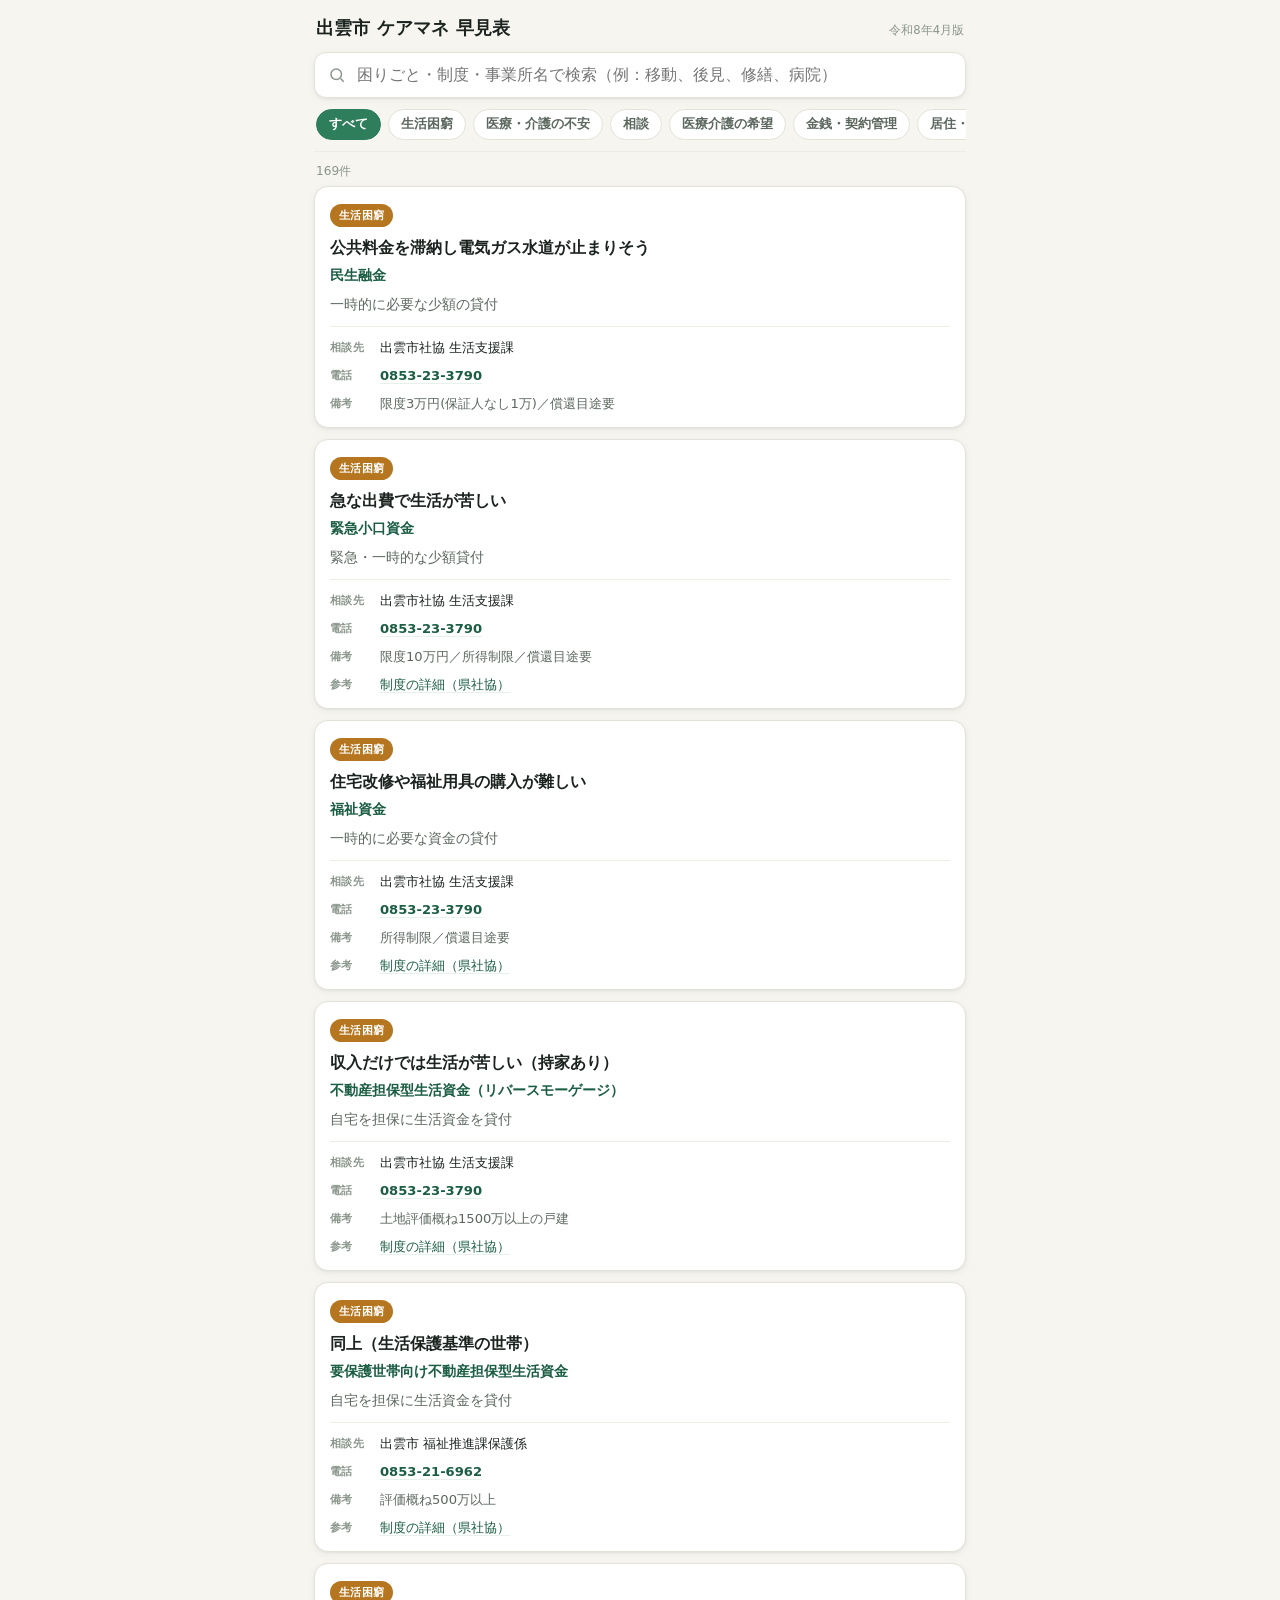
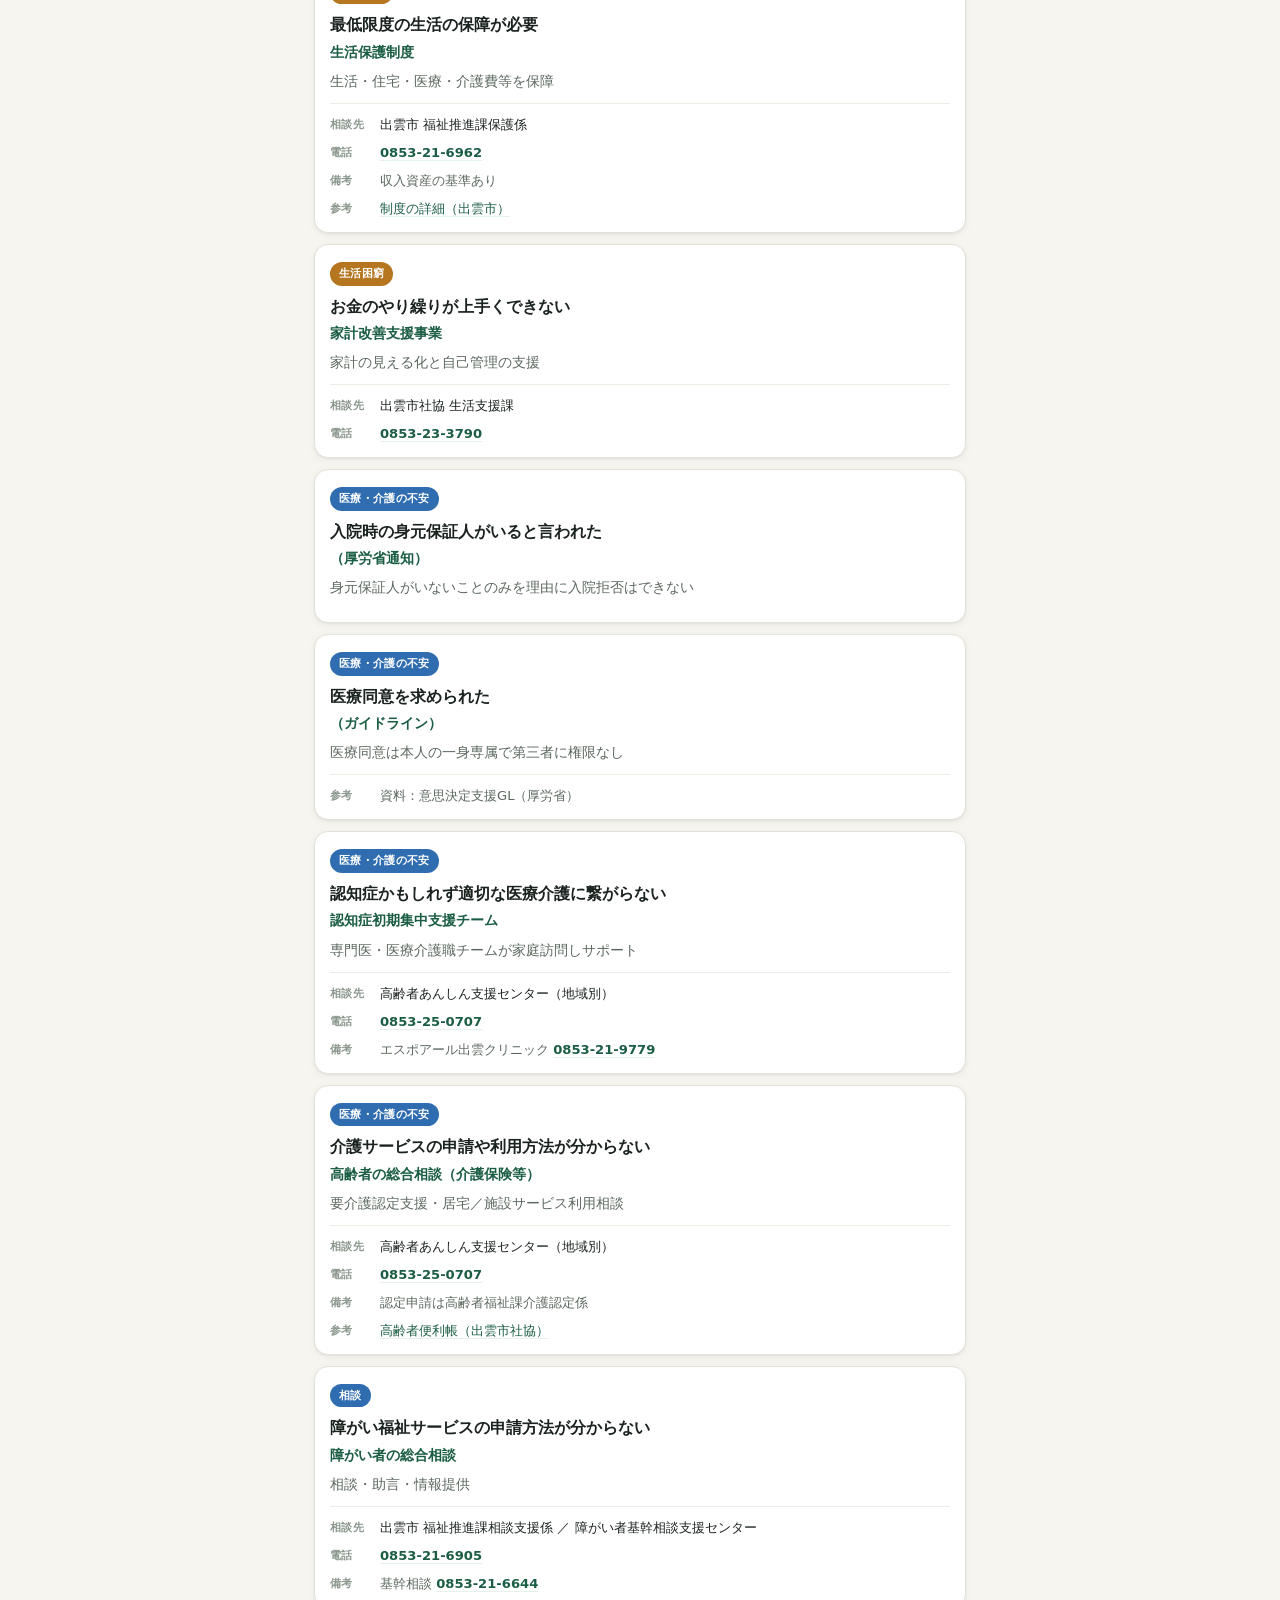
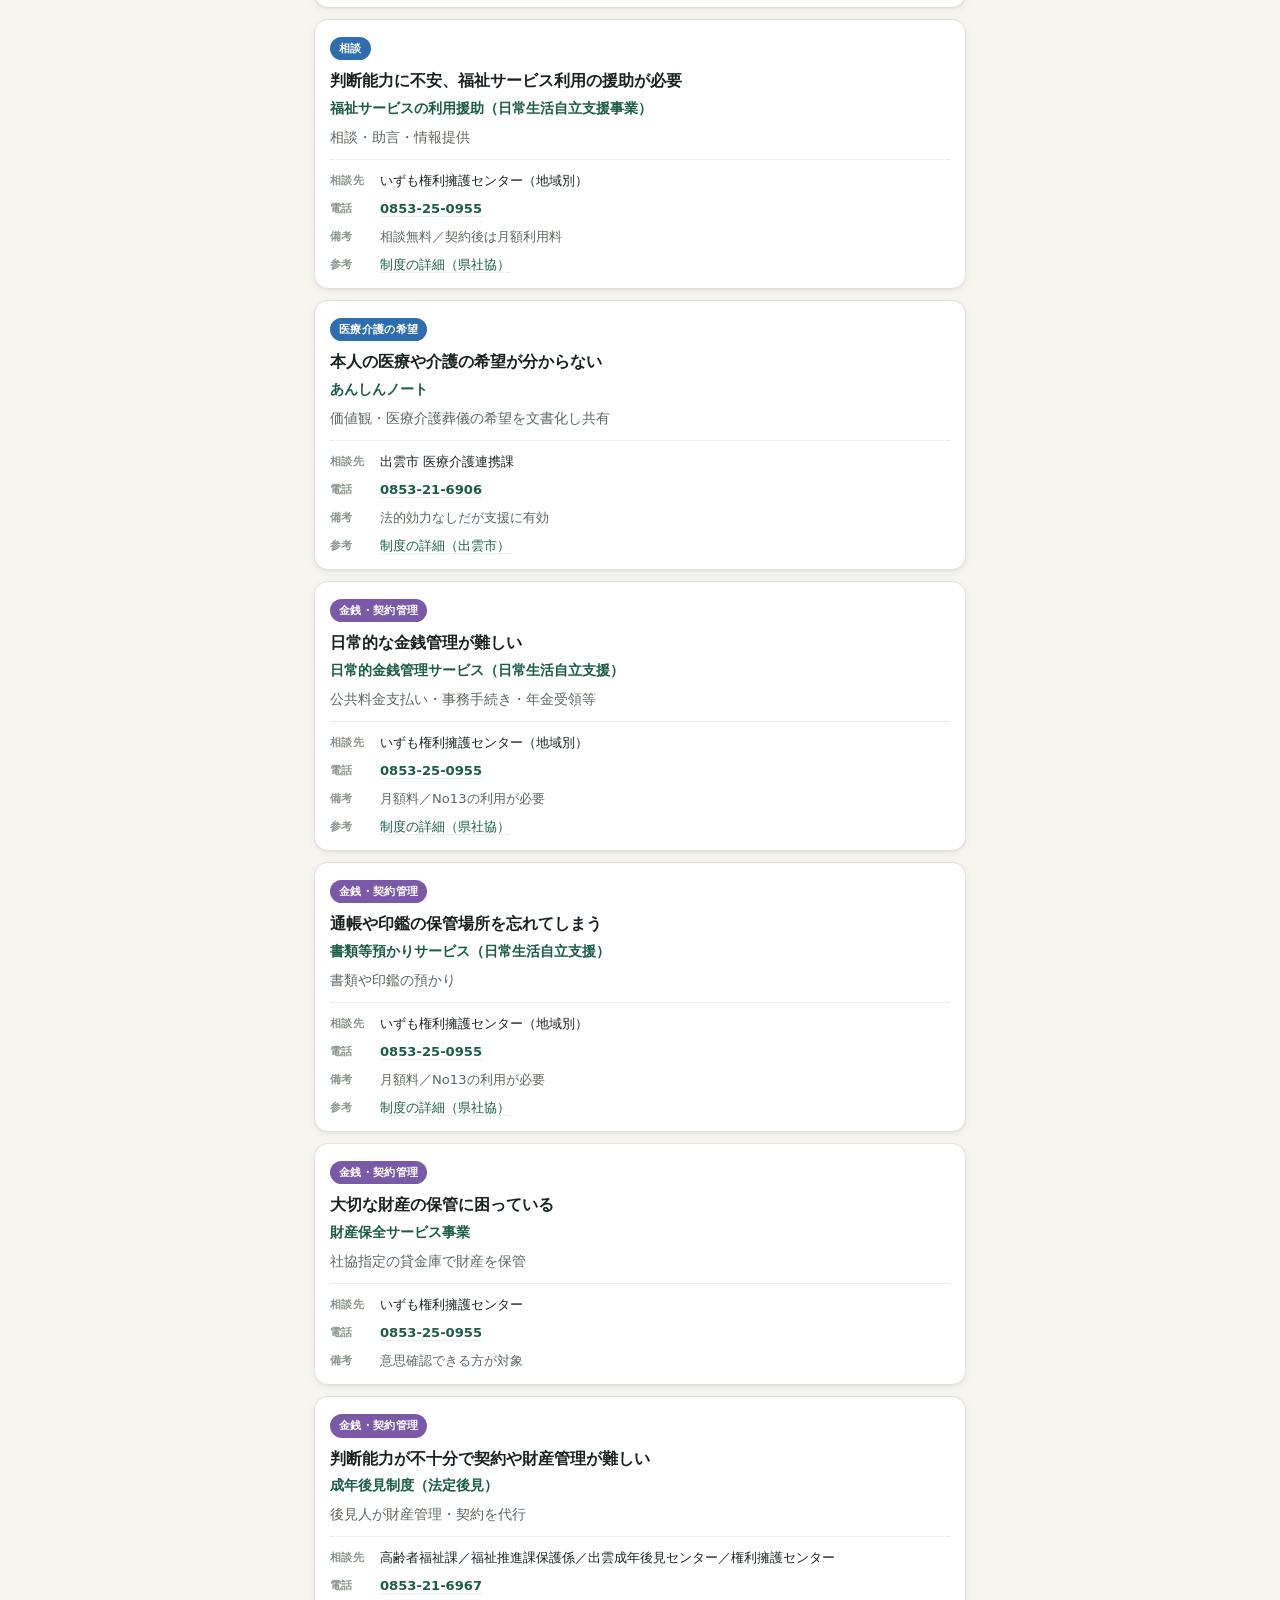
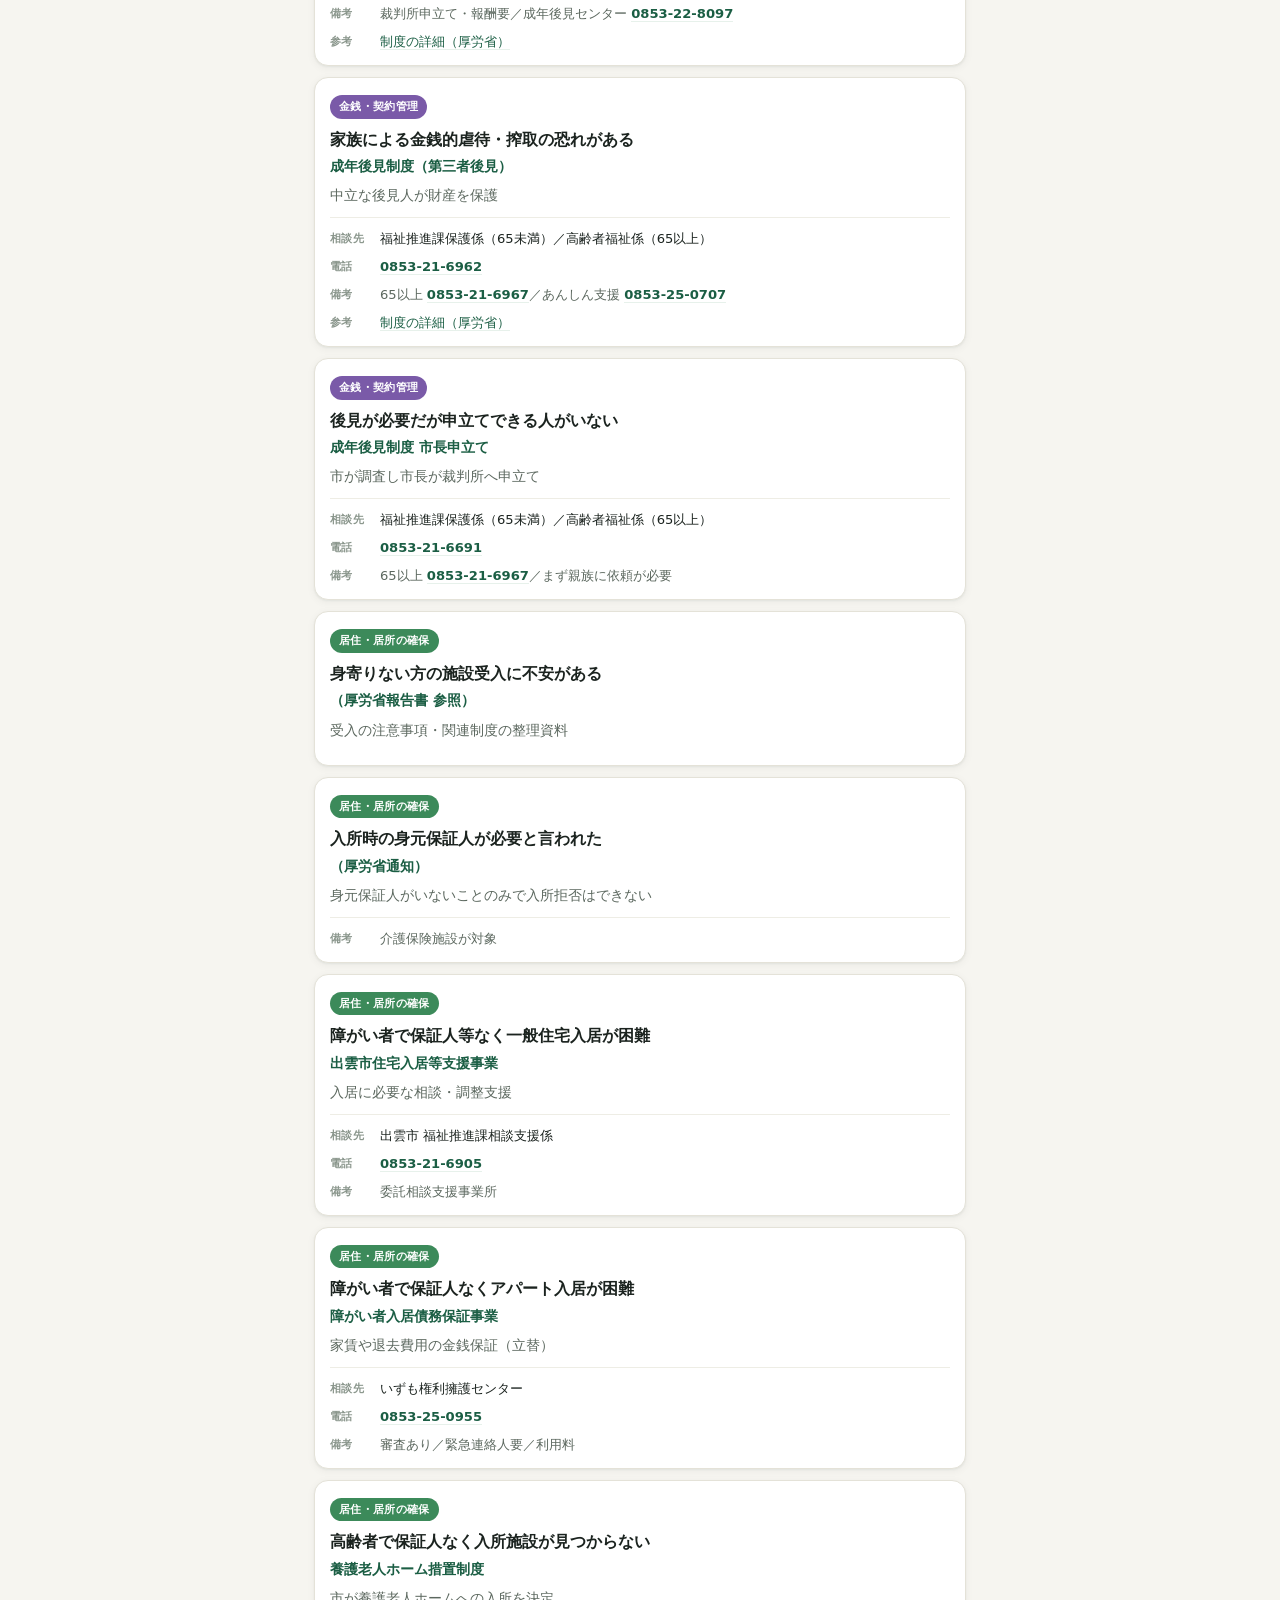
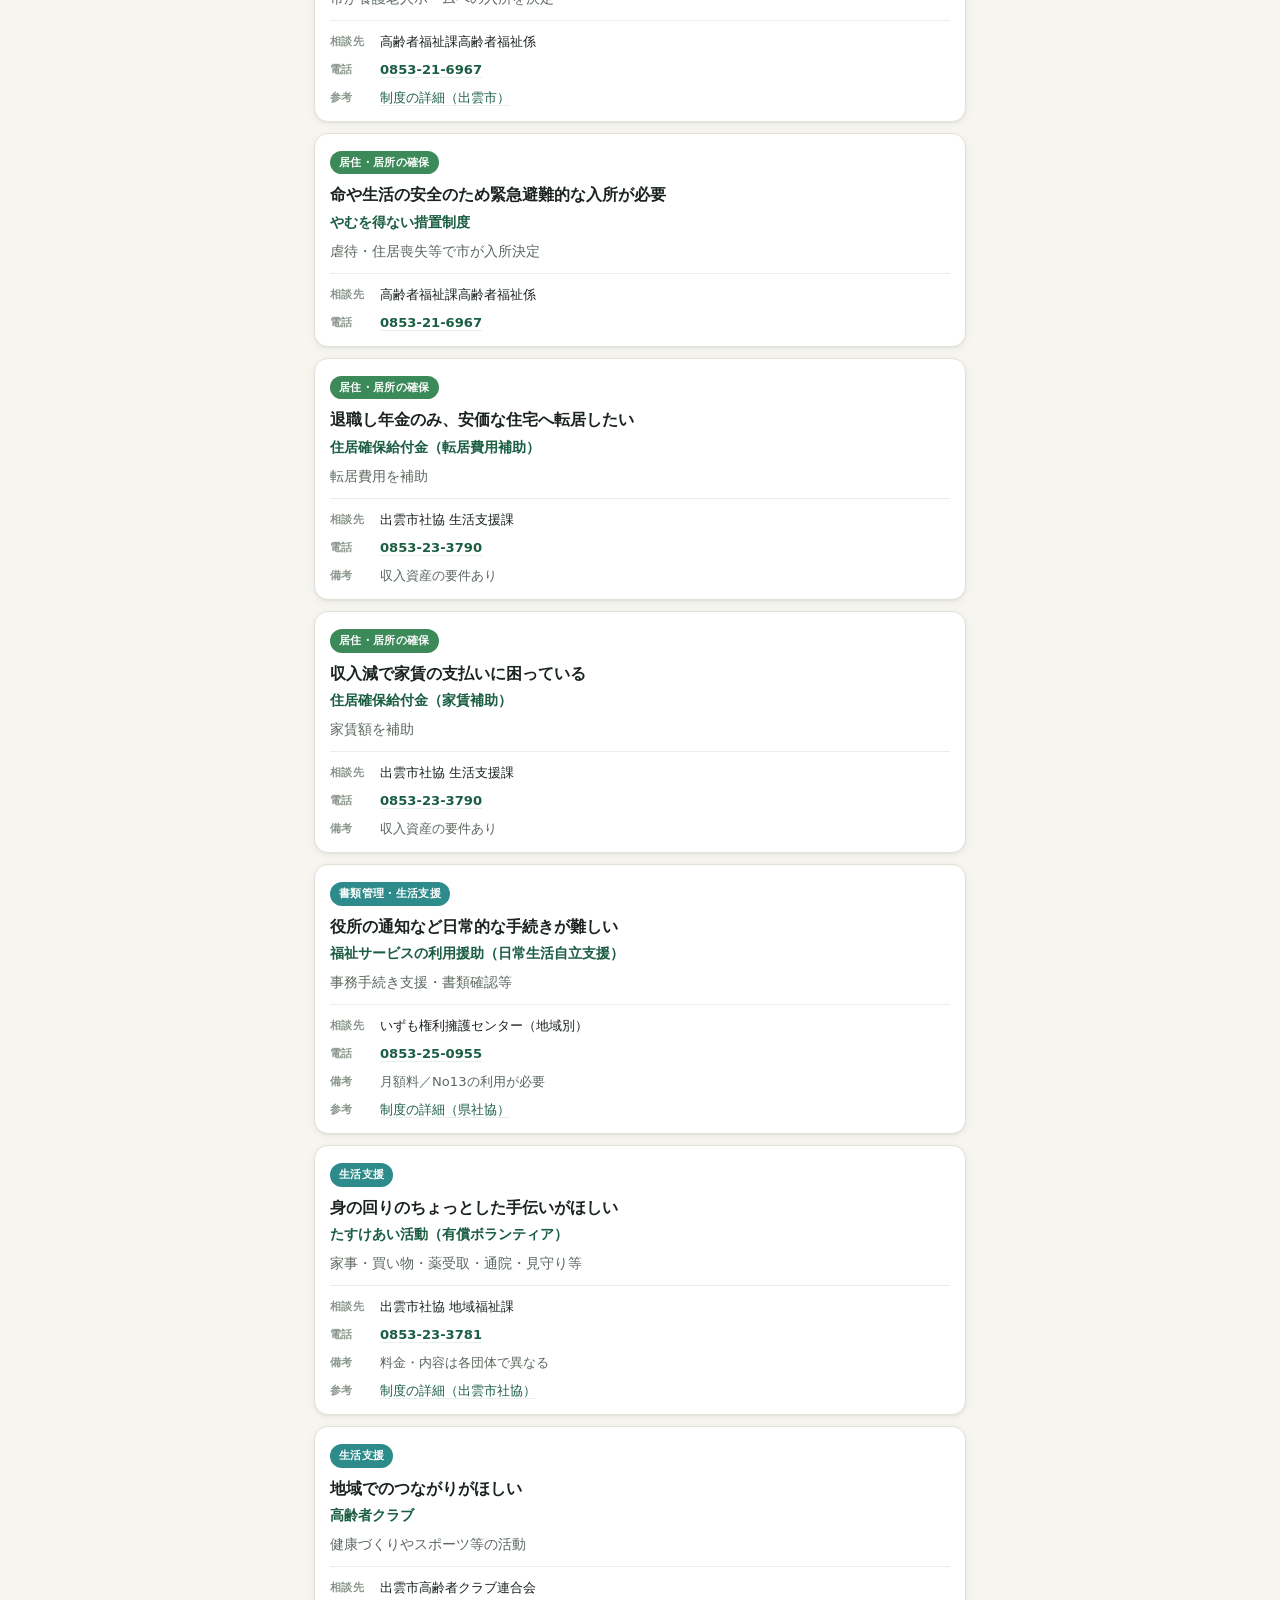
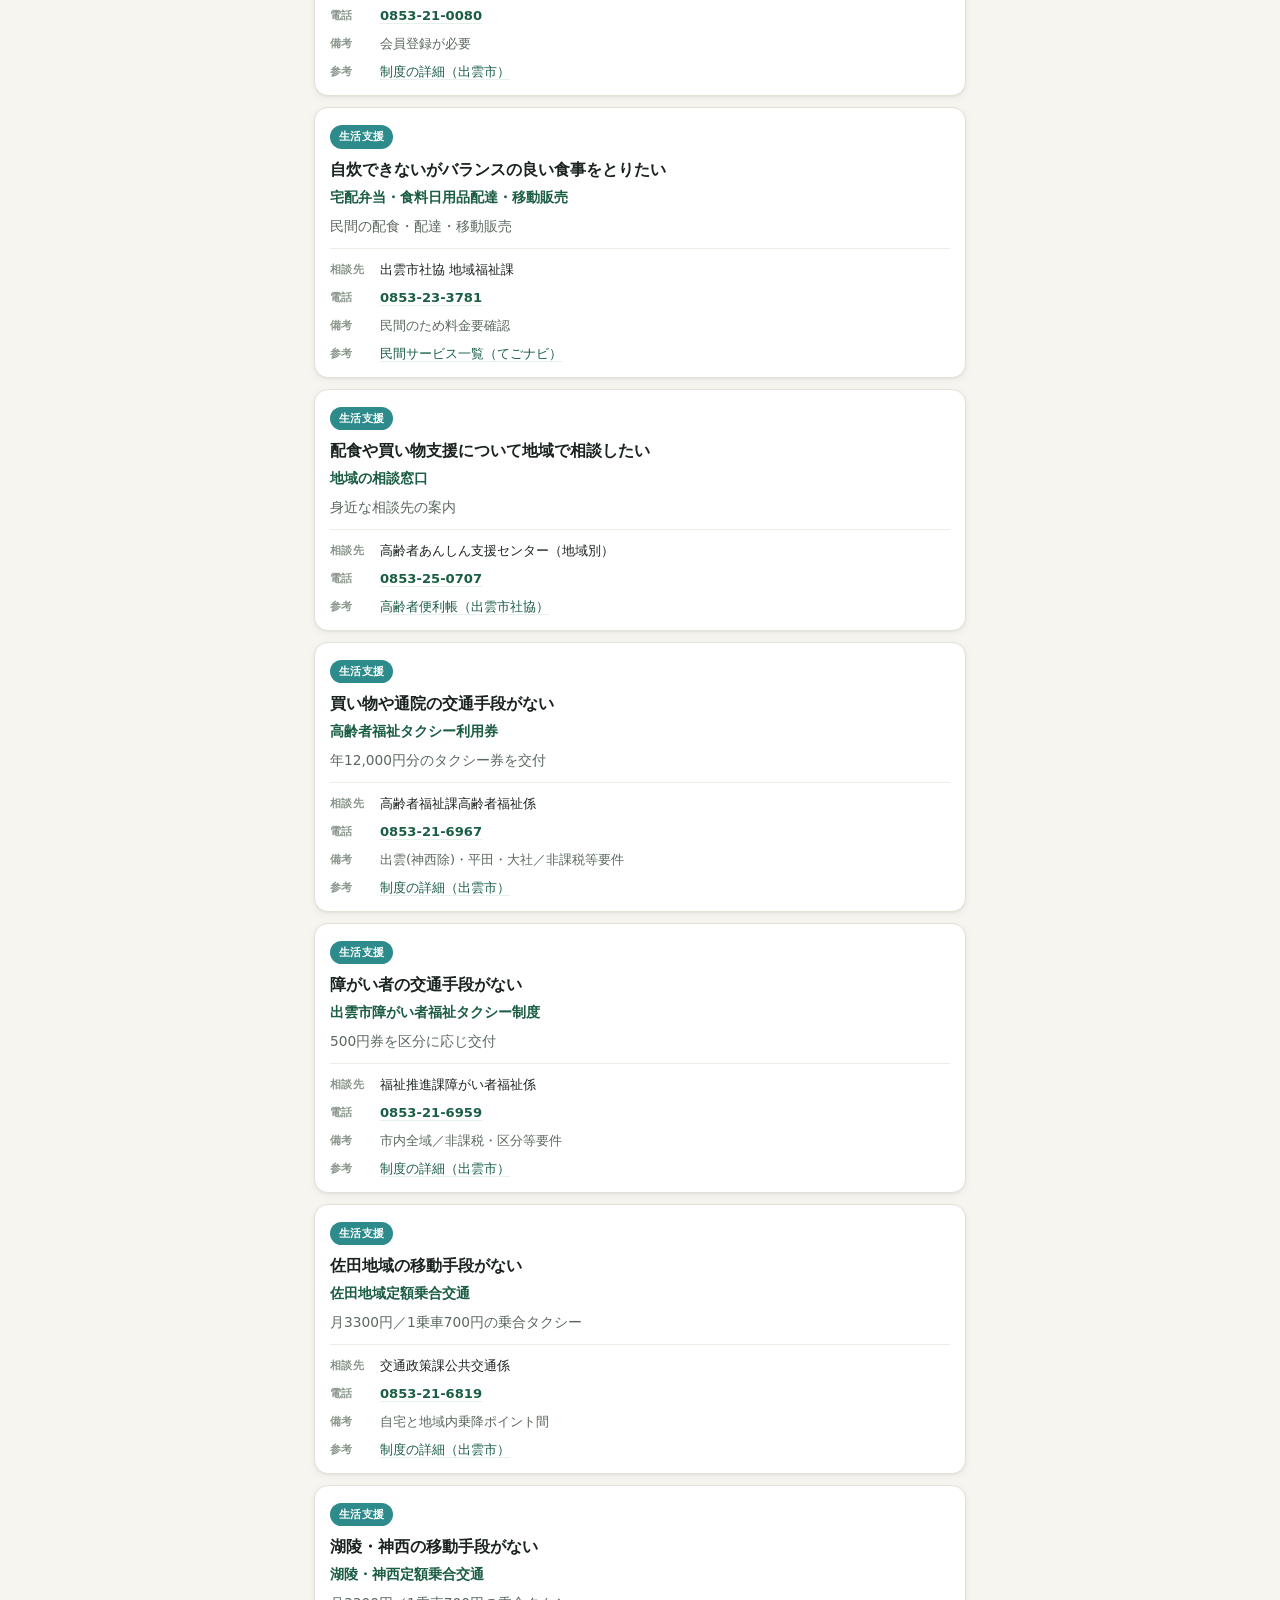
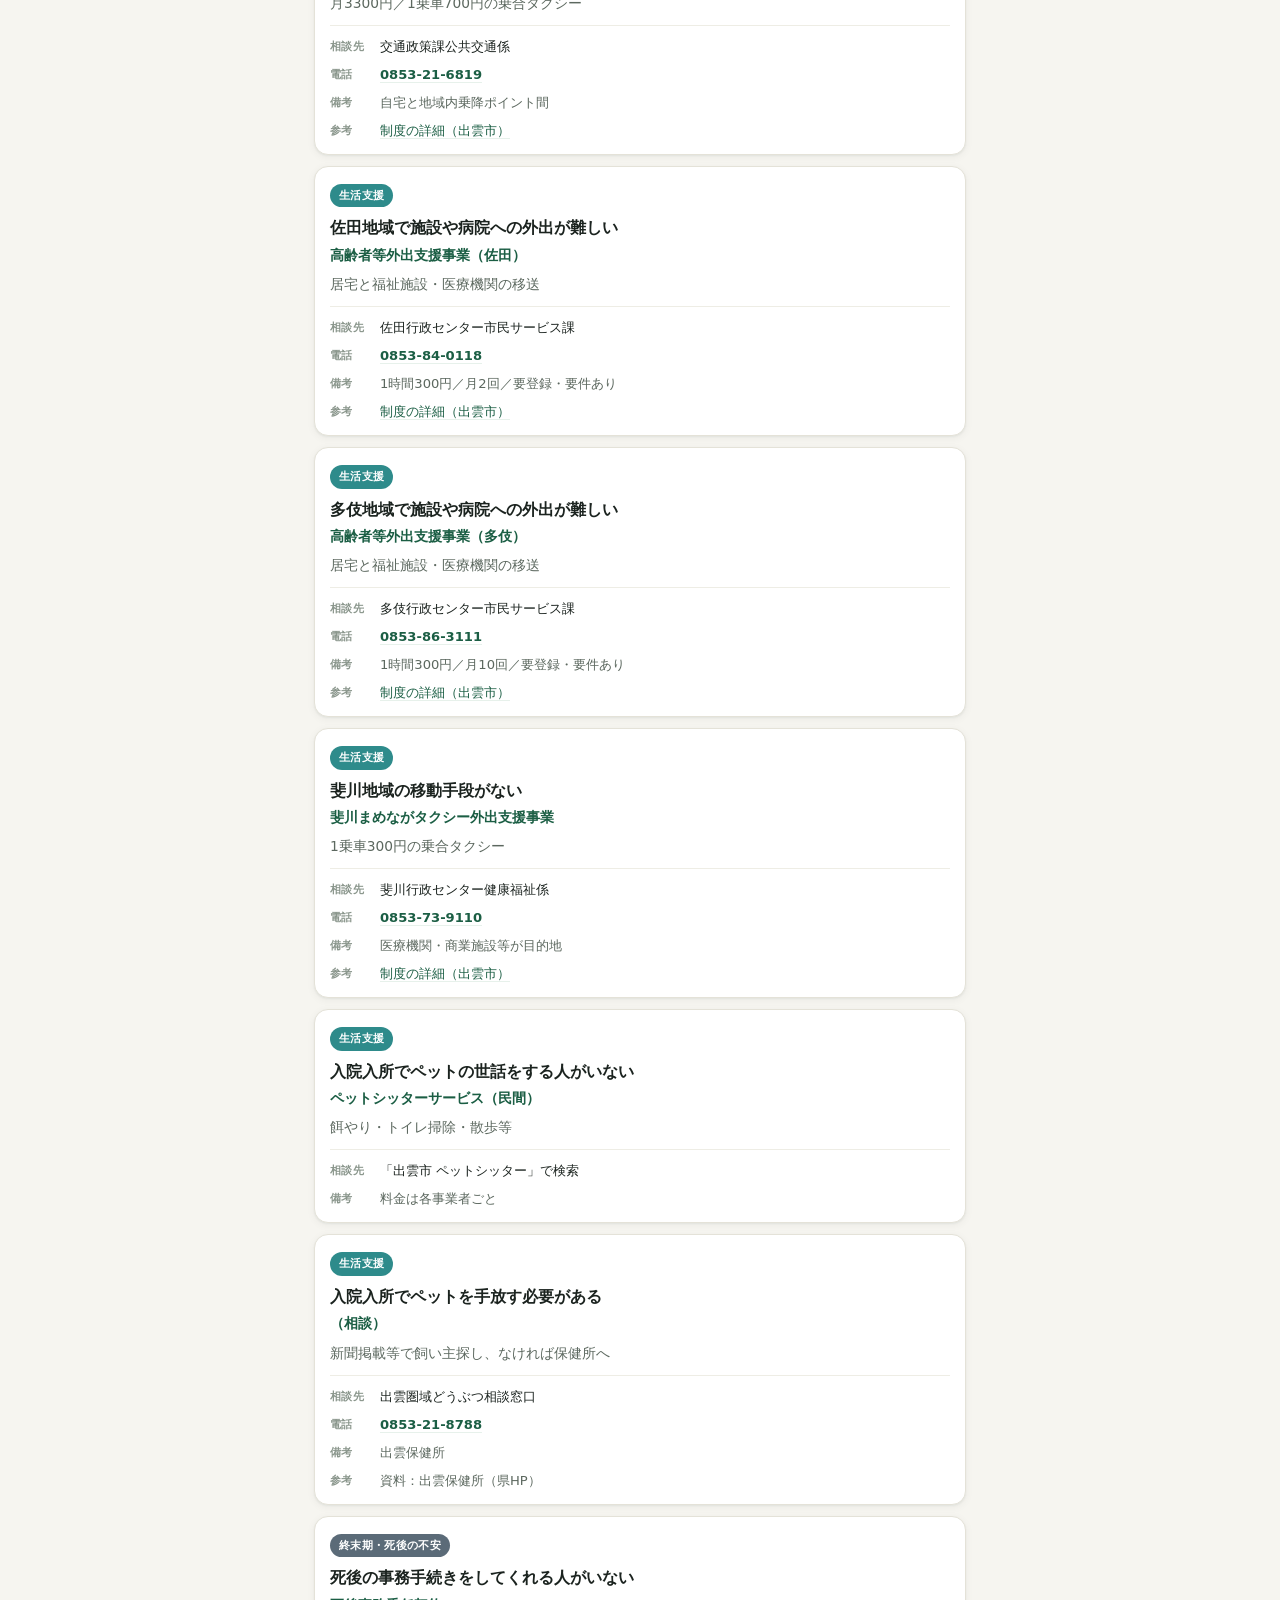
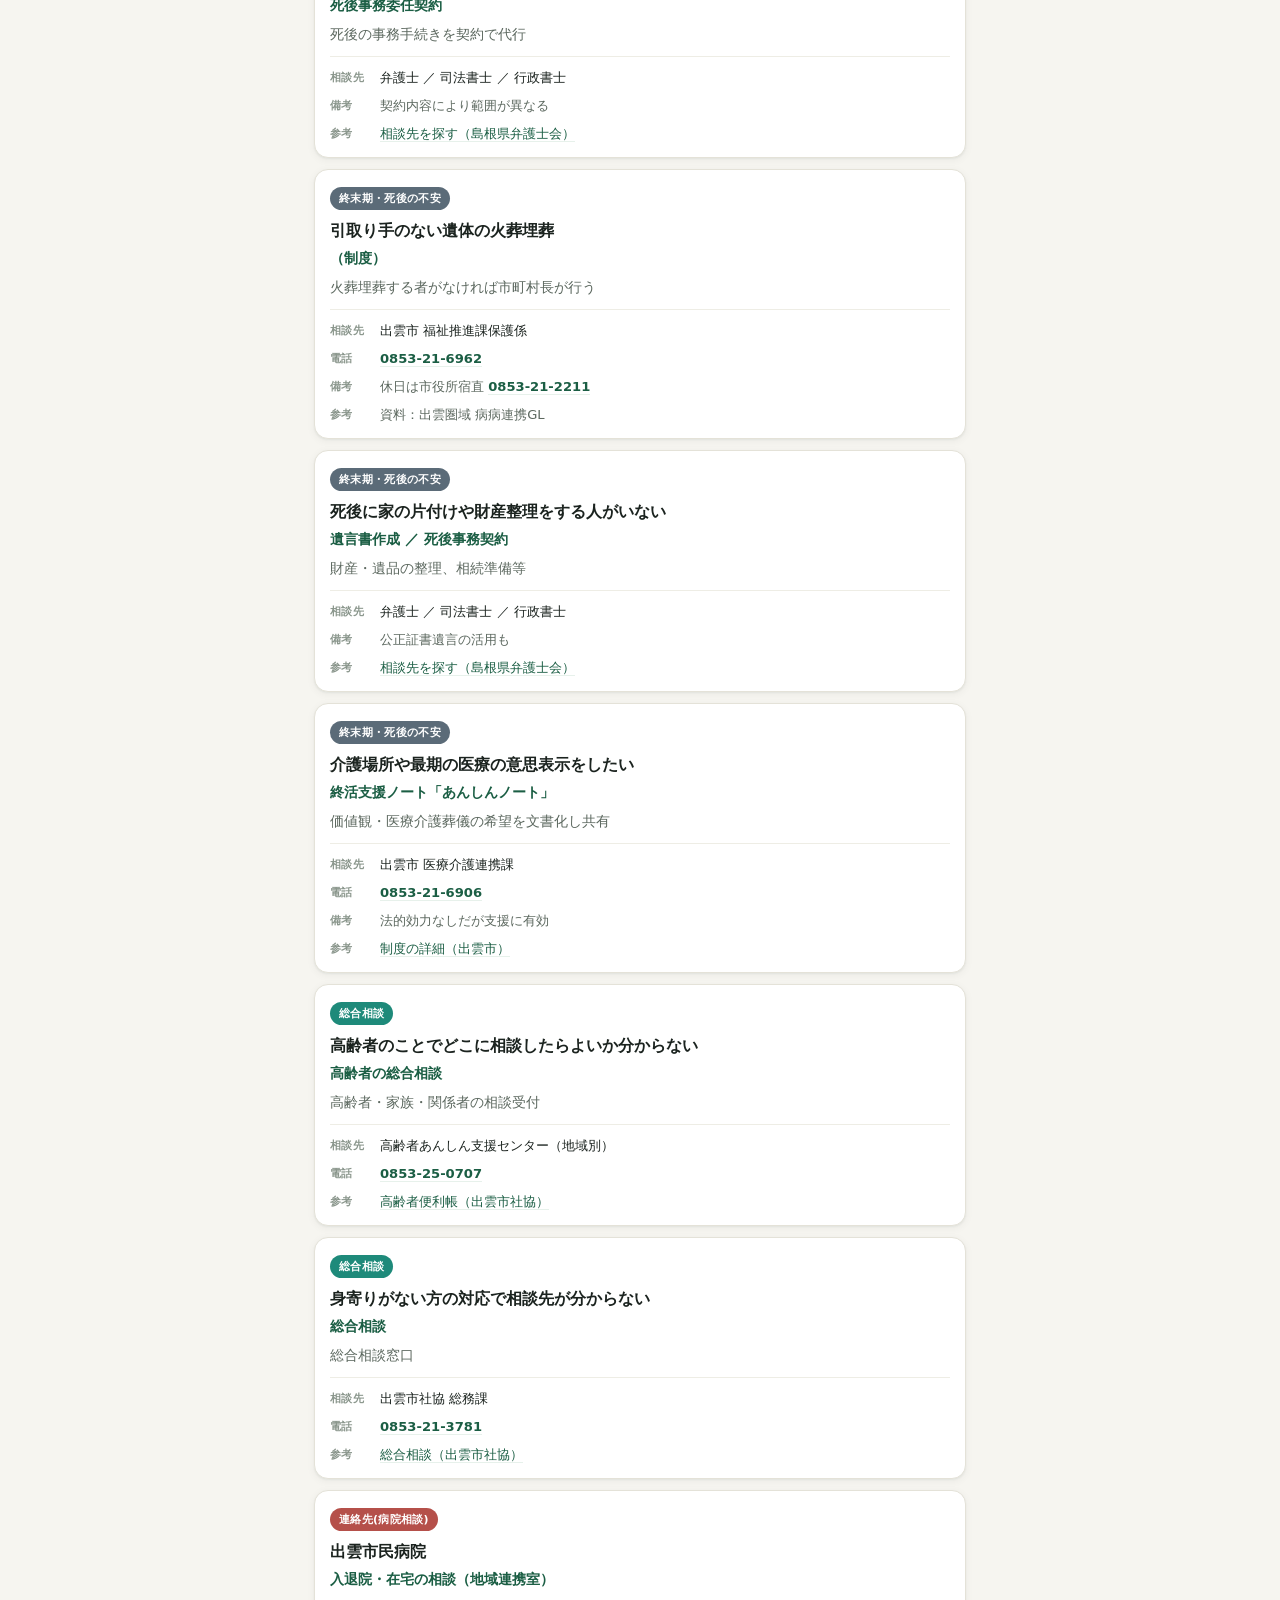
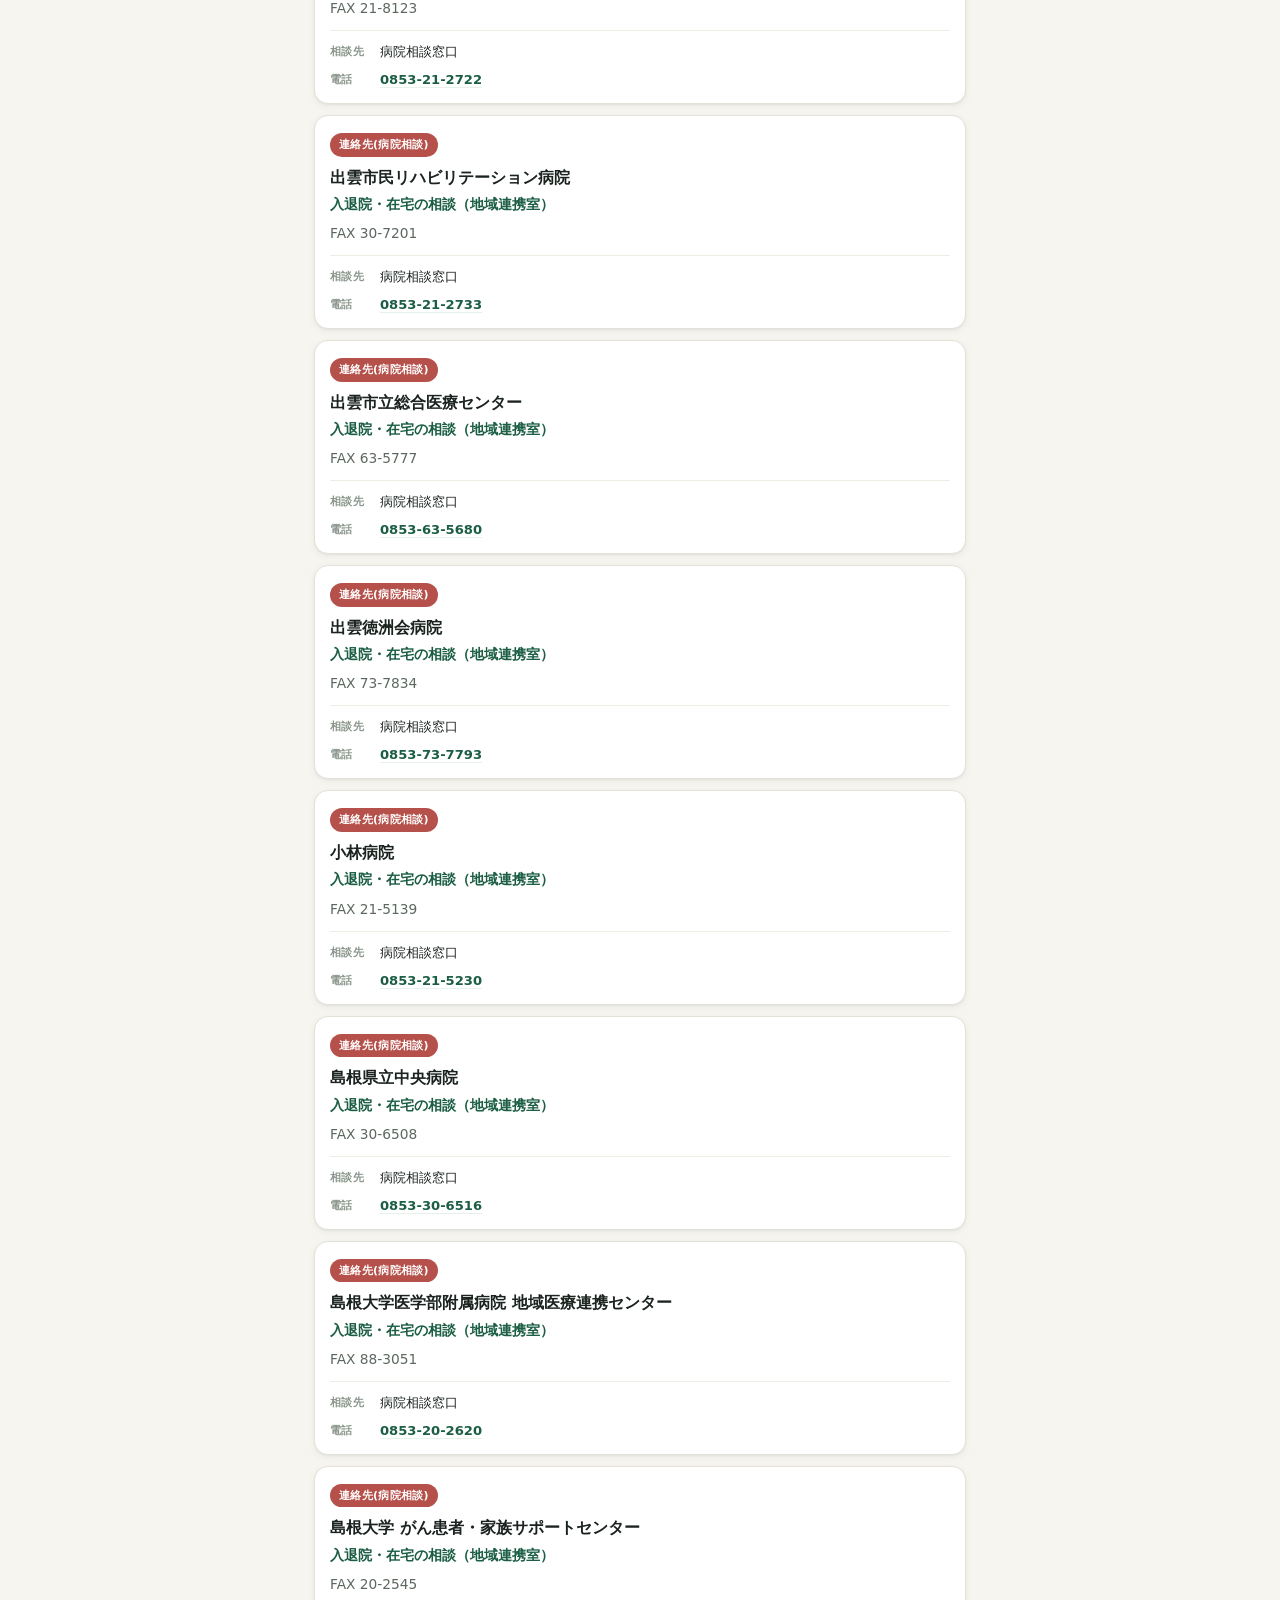
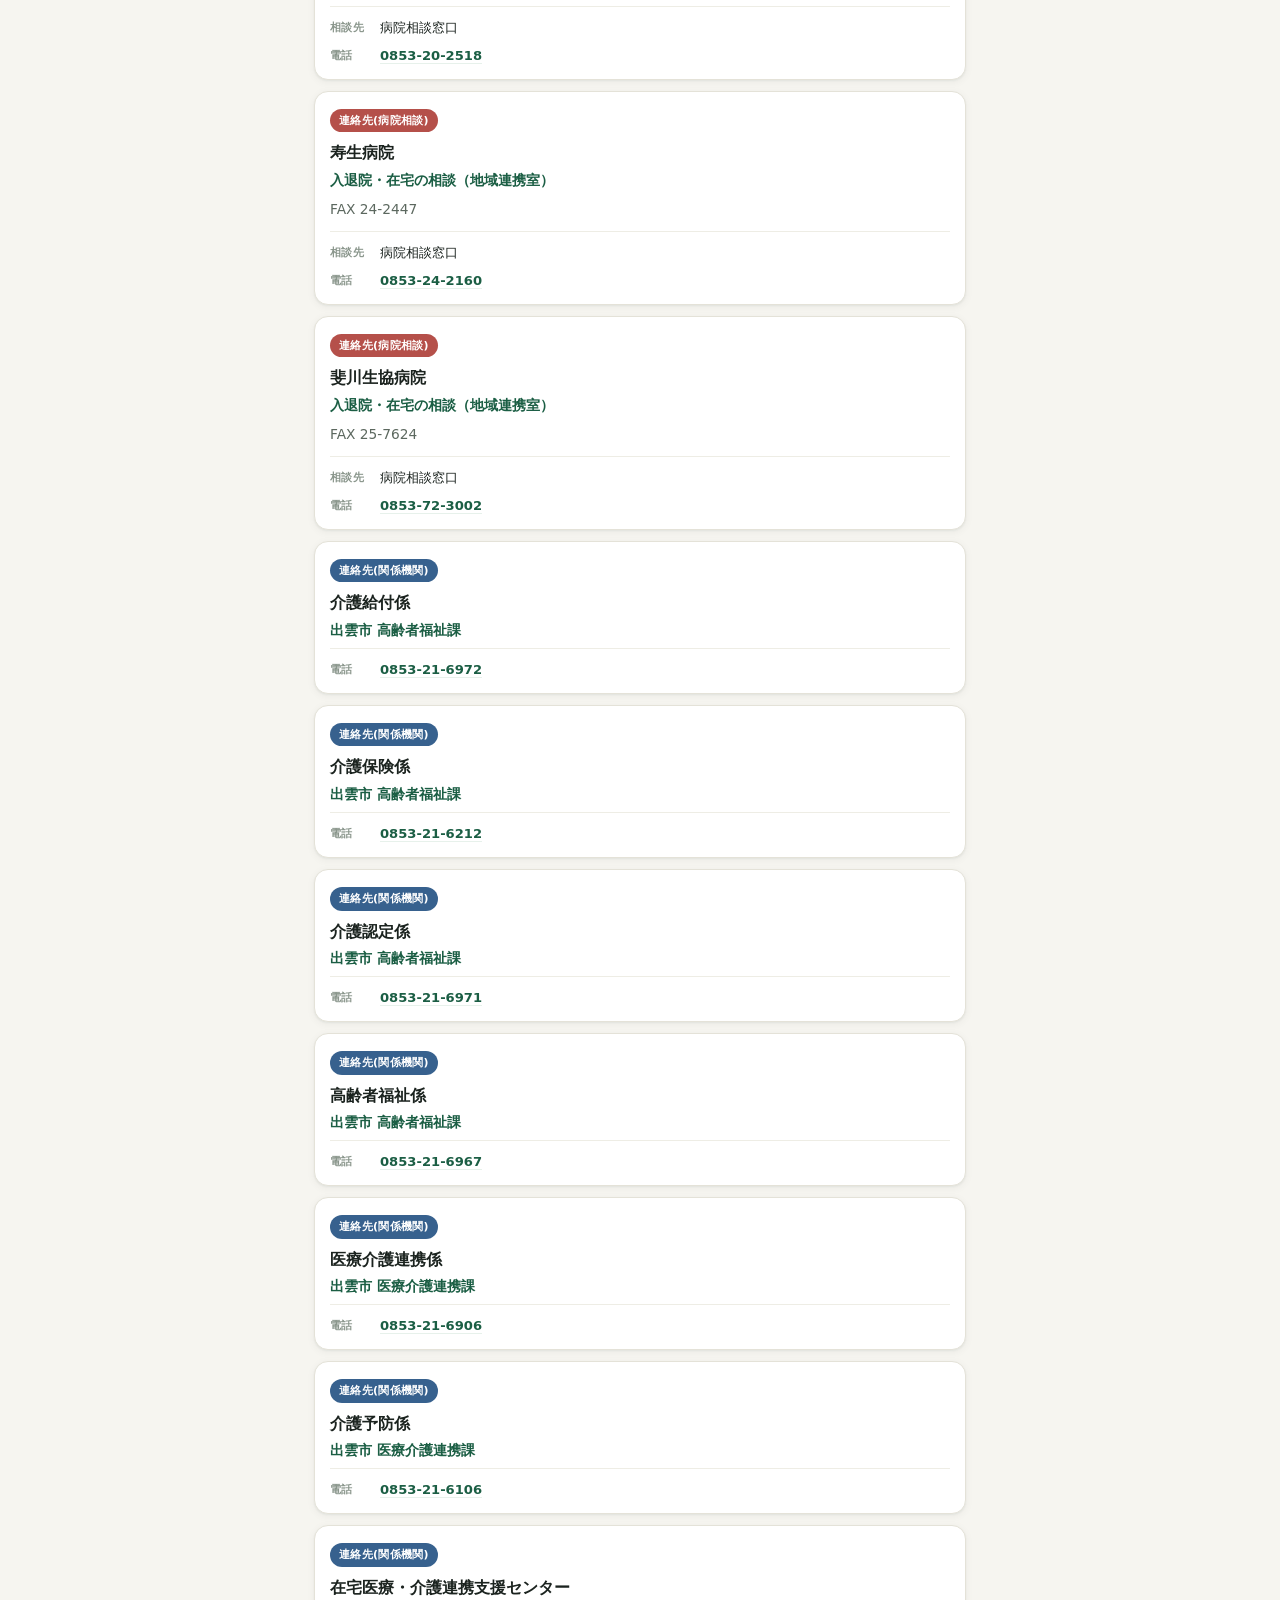
<file: kaigo-shigen/index.html>
<!DOCTYPE html>
<html lang="ja">
<head>
<meta charset="utf-8">
<title>出雲市 ケアマネ 早見表</title>
<meta name="viewport" content="width=device-width, initial-scale=1">
<!-- 非公開リンク運用。検索に載せない（消さないこと／robots.txtとセット） -->
<meta name="robots" content="noindex, nofollow">
<meta name="description" content="出雲市のケアマネジャー向けに、生活困窮・医療・介護・相談などの社会資源を困りごとから探せる早見表です。（関係者向けの非公開ページ）">
<style>
  :root{
    --paper:#F6F5F0; --surface:#FFFFFF;
    --ink:#1B231F; --muted:#5C685F; --faint:#8A968C;
    --line:#E4E2D8; --line-soft:#EEEDE5;
    --accent:#2E7D5B; --accent-strong:#1B5E44; --accent-soft:#E7F1EB;
    --shadow:0 1px 2px rgba(27,35,31,.05),0 2px 8px rgba(27,35,31,.05);
    --r:14px;
  }
  @media (prefers-color-scheme:dark){
    :root{
      --paper:#121613; --surface:#1A201C;
      --ink:#ECEFEA; --muted:#A6B1A8; --faint:#77837A;
      --line:#2A322C; --line-soft:#222824;
      --accent:#5FBF8E; --accent-strong:#7FD3A6; --accent-soft:#1D2A22;
      --shadow:0 1px 2px rgba(0,0,0,.3),0 2px 10px rgba(0,0,0,.3);
    }
  }
  :root[data-theme="light"]{
    --paper:#F6F5F0; --surface:#FFFFFF; --ink:#1B231F; --muted:#5C685F; --faint:#8A968C;
    --line:#E4E2D8; --line-soft:#EEEDE5; --accent:#2E7D5B; --accent-strong:#1B5E44; --accent-soft:#E7F1EB;
  }
  :root[data-theme="dark"]{
    --paper:#121613; --surface:#1A201C; --ink:#ECEFEA; --muted:#A6B1A8; --faint:#77837A;
    --line:#2A322C; --line-soft:#222824; --accent:#5FBF8E; --accent-strong:#7FD3A6; --accent-soft:#1D2A22;
  }
  *{box-sizing:border-box}
  body{margin:0;background:var(--paper);color:var(--ink);
    font-family:"Hiragino Kaku Gothic ProN","Hiragino Sans","Yu Gothic",YuGothic,Meiryo,system-ui,sans-serif;
    line-height:1.6;-webkit-font-smoothing:antialiased;}
  .wrap{max-width:680px;margin:0 auto;padding:0 14px 64px;}
  header.top{position:sticky;top:0;z-index:20;background:var(--paper);
    padding:14px 0 8px;border-bottom:1px solid var(--line-soft);}
  .titlebar{display:flex;align-items:baseline;gap:8px;margin:0 0 10px;padding:0 2px;}
  .titlebar h1{font-size:1.1rem;margin:0;letter-spacing:.01em;font-weight:800;}
  .titlebar .sub{font-size:.72rem;color:var(--faint);margin-left:auto;white-space:nowrap;}
  .searchbox{position:relative;}
  .searchbox input{width:100%;font-size:1rem;padding:13px 40px 13px 42px;
    border:1.5px solid var(--line);border-radius:12px;background:var(--surface);
    color:var(--ink);outline:none;box-shadow:var(--shadow);}
  .searchbox input:focus{border-color:var(--accent);}
  .searchbox .ico{position:absolute;left:14px;top:50%;transform:translateY(-50%);color:var(--faint);width:18px;height:18px;}
  .searchbox .clr{position:absolute;right:8px;top:50%;transform:translateY(-50%);border:none;background:transparent;
    color:var(--faint);font-size:1.3rem;width:32px;height:32px;border-radius:8px;cursor:pointer;display:none;}
  .searchbox .clr:hover{background:var(--line-soft);color:var(--ink);}
  .chips{display:flex;gap:7px;overflow-x:auto;padding:11px 2px 3px;scrollbar-width:none;-webkit-overflow-scrolling:touch;}
  .chips::-webkit-scrollbar{display:none}
  .chip{flex:0 0 auto;font-size:.8rem;padding:6px 12px;border-radius:999px;border:1.5px solid var(--line);
    background:var(--surface);color:var(--muted);cursor:pointer;white-space:nowrap;font-weight:600;transition:.12s;}
  .chip[aria-pressed="true"]{background:var(--accent);border-color:var(--accent);color:#fff;}
  .count{font-size:.76rem;color:var(--faint);padding:10px 2px 2px;}
  .list{display:flex;flex-direction:column;gap:11px;margin-top:2px;}
  .card{background:var(--surface);border:1px solid var(--line);border-radius:var(--r);box-shadow:var(--shadow);overflow:hidden;}
  .card .body{padding:14px 15px 13px;}
  .cat{display:inline-block;font-size:.68rem;font-weight:700;letter-spacing:.03em;padding:3px 9px;border-radius:999px;color:#fff;margin-bottom:9px;}
  .trouble{font-size:1.02rem;font-weight:700;margin:0 0 4px;line-height:1.45;text-wrap:balance;}
  .system{font-size:.9rem;font-weight:700;color:var(--accent-strong);margin:0 0 6px;}
  .desc{font-size:.86rem;color:var(--muted);margin:0 0 11px;}
  .desc:empty{display:none;margin:0;}
  .meta{display:flex;flex-direction:column;gap:7px;border-top:1px solid var(--line-soft);padding-top:10px;font-size:.82rem;}
  .row{display:flex;gap:8px;align-items:flex-start;}
  .row .k{flex:0 0 auto;color:var(--faint);font-size:.7rem;font-weight:700;letter-spacing:.04em;padding-top:2px;width:42px;}
  .row .v{color:var(--ink);}
  .row .v.note,.row .v.link{color:var(--muted);word-break:break-word;}
  a.tel{color:var(--accent-strong);font-weight:700;text-decoration:none;font-variant-numeric:tabular-nums;border-bottom:1.5px solid var(--accent-soft);}
  a.tel:hover{border-color:var(--accent);}
  a.reflink{color:var(--accent-strong);text-decoration:none;border-bottom:1.5px solid var(--accent-soft);word-break:break-word;}
  a.reflink:hover{border-color:var(--accent);}
  .empty{text-align:center;color:var(--faint);padding:48px 12px;font-size:.9rem;}
  footer{margin-top:22px;padding:16px 4px;border-top:1px solid var(--line-soft);font-size:.72rem;color:var(--faint);line-height:1.7;}
  mark{background:var(--accent-soft);color:inherit;border-radius:3px;padding:0 1px;}
  :focus-visible{outline:2px solid var(--accent);outline-offset:2px;}
</style>
</head>
<body>
<div class="wrap">
  <header class="top">
    <div class="titlebar">
      <h1>出雲市 ケアマネ 早見表</h1>
      <span class="sub">令和8年4月版</span>
    </div>
    <div class="searchbox">
      <svg class="ico" viewBox="0 0 24 24" fill="none" stroke="currentColor" stroke-width="2"><circle cx="11" cy="11" r="7"/><path d="M21 21l-4.3-4.3"/></svg>
      <input id="q" type="search" inputmode="search" autocomplete="off" placeholder="困りごと・制度・事業所名で検索（例：移動、後見、修繕、病院）" aria-label="検索">
      <button class="clr" id="clr" aria-label="消す">×</button>
    </div>
    <div class="chips" id="chips"></div>
  </header>
  <div class="count" id="count"></div>
  <div class="list" id="list"></div>
  <div class="empty" id="empty" hidden>該当なし。別の言葉でお試しください。</div>
  <footer>
    出典：出雲市社協「頼れる身寄りがいない方の支援制度等一覧（令和8年4月版）」＋出雲市ケアマネマニュアル（連絡先・老老介護支援事業者）を検索用に再構成。<br>難病支援・患者家族会は しまね難病相談支援センター 公式サイトで 2026-09-03 に再確認（センター 0853-24-8510・出雲保健所 医事・難病支援課 0853-21-1191 は変更なし）。<br>
    利用の可否は各窓口で個別に確認してください。電話番号をタップすると発信、参考リンクをタップすると該当ページが開きます。
  </footer>
</div>
<script>
const CATS = /*CATS*/{"生活困窮": "#B5761F", "医療・介護の不安": "#2F6DB0", "相談": "#2F6DB0", "医療介護の希望": "#2F6DB0", "金銭・契約管理": "#7A5AA8", "居住・居所の確保": "#3C8A5A", "書類管理・生活支援": "#2E8B8B", "生活支援": "#2E8B8B", "終末期・死後の不安": "#5B6B78", "総合相談": "#1E8A7A", "連絡先(病院相談)": "#B5504A", "連絡先(関係機関)": "#37618E", "老老介護 生活支援": "#6E8B3D", "難病支援": "#8B5E9C", "患者・家族会": "#C06C3E", "相談窓口": "#3F7D8C"};
const DATA = /*DATA*/[[1, "生活困窮", "公共料金を滞納し電気ガス水道が止まりそう", "民生融金", "一時的に必要な少額の貸付", "出雲市社協 生活支援課", "0853-23-3790", "限度3万円(保証人なし1万)／償還目途要", "", ""], [2, "生活困窮", "急な出費で生活が苦しい", "緊急小口資金", "緊急・一時的な少額貸付", "出雲市社協 生活支援課", "0853-23-3790", "限度10万円／所得制限／償還目途要", "制度の詳細（県社協）", "https://www.fukushi-shimane.or.jp/works/welfare_funds/15"], [3, "生活困窮", "住宅改修や福祉用具の購入が難しい", "福祉資金", "一時的に必要な資金の貸付", "出雲市社協 生活支援課", "0853-23-3790", "所得制限／償還目途要", "制度の詳細（県社協）", "https://www.fukushi-shimane.or.jp/works/welfare_funds/15"], [4, "生活困窮", "収入だけでは生活が苦しい（持家あり）", "不動産担保型生活資金（リバースモーゲージ）", "自宅を担保に生活資金を貸付", "出雲市社協 生活支援課", "0853-23-3790", "土地評価概ね1500万以上の戸建", "制度の詳細（県社協）", "https://www.fukushi-shimane.or.jp/works/welfare_funds/17"], [5, "生活困窮", "同上（生活保護基準の世帯）", "要保護世帯向け不動産担保型生活資金", "自宅を担保に生活資金を貸付", "出雲市 福祉推進課保護係", "0853-21-6962", "評価概ね500万以上", "制度の詳細（県社協）", "https://www.fukushi-shimane.or.jp/works/welfare_funds/18"], [6, "生活困窮", "最低限度の生活の保障が必要", "生活保護制度", "生活・住宅・医療・介護費等を保障", "出雲市 福祉推進課保護係", "0853-21-6962", "収入資産の基準あり", "制度の詳細（出雲市）", "https://www.city.izumo.shimane.jp/www/contents/1537946278689/index.html"], [7, "生活困窮", "お金のやり繰りが上手くできない", "家計改善支援事業", "家計の見える化と自己管理の支援", "出雲市社協 生活支援課", "0853-23-3790", "", "", ""], [8, "医療・介護の不安", "入院時の身元保証人がいると言われた", "（厚労省通知）", "身元保証人がいないことのみを理由に入院拒否はできない", "－", "", "", "", ""], [9, "医療・介護の不安", "医療同意を求められた", "（ガイドライン）", "医療同意は本人の一身専属で第三者に権限なし", "－", "", "", "資料：意思決定支援GL（厚労省）", ""], [10, "医療・介護の不安", "認知症かもしれず適切な医療介護に繋がらない", "認知症初期集中支援チーム", "専門医・医療介護職チームが家庭訪問しサポート", "高齢者あんしん支援センター（地域別）", "0853-25-0707", "エスポアール出雲クリニック 0853-21-9779", "", ""], [11, "医療・介護の不安", "介護サービスの申請や利用方法が分からない", "高齢者の総合相談（介護保険等）", "要介護認定支援・居宅／施設サービス利用相談", "高齢者あんしん支援センター（地域別）", "0853-25-0707", "認定申請は高齢者福祉課介護認定係", "高齢者便利帳（出雲市社協）", "https://izumoshakyo.jp/work004/"], [12, "相談", "障がい福祉サービスの申請方法が分からない", "障がい者の総合相談", "相談・助言・情報提供", "出雲市 福祉推進課相談支援係 ／ 障がい者基幹相談支援センター", "0853-21-6905", "基幹相談 0853-21-6644", "", ""], [13, "相談", "判断能力に不安、福祉サービス利用の援助が必要", "福祉サービスの利用援助（日常生活自立支援事業）", "相談・助言・情報提供", "いずも権利擁護センター（地域別）", "0853-25-0955", "相談無料／契約後は月額利用料", "制度の詳細（県社協）", "https://www.fukushi-shimane.or.jp/works/support/101"], [14, "医療介護の希望", "本人の医療や介護の希望が分からない", "あんしんノート", "価値観・医療介護葬儀の希望を文書化し共有", "出雲市 医療介護連携課", "0853-21-6906", "法的効力なしだが支援に有効", "制度の詳細（出雲市）", "https://www.city.izumo.shimane.jp/www/contents/1574208639643/index.html"], [15, "金銭・契約管理", "日常的な金銭管理が難しい", "日常的金銭管理サービス（日常生活自立支援）", "公共料金支払い・事務手続き・年金受領等", "いずも権利擁護センター（地域別）", "0853-25-0955", "月額料／No13の利用が必要", "制度の詳細（県社協）", "https://www.fukushi-shimane.or.jp/works/support/101"], [16, "金銭・契約管理", "通帳や印鑑の保管場所を忘れてしまう", "書類等預かりサービス（日常生活自立支援）", "書類や印鑑の預かり", "いずも権利擁護センター（地域別）", "0853-25-0955", "月額料／No13の利用が必要", "制度の詳細（県社協）", "https://www.fukushi-shimane.or.jp/works/support/101"], [17, "金銭・契約管理", "大切な財産の保管に困っている", "財産保全サービス事業", "社協指定の貸金庫で財産を保管", "いずも権利擁護センター", "0853-25-0955", "意思確認できる方が対象", "", ""], [18, "金銭・契約管理", "判断能力が不十分で契約や財産管理が難しい", "成年後見制度（法定後見）", "後見人が財産管理・契約を代行", "高齢者福祉課／福祉推進課保護係／出雲成年後見センター／権利擁護センター", "0853-21-6967", "裁判所申立て・報酬要／成年後見センター 0853-22-8097", "制度の詳細（厚労省）", "https://guardianship.mhlw.go.jp/"], [19, "金銭・契約管理", "家族による金銭的虐待・搾取の恐れがある", "成年後見制度（第三者後見）", "中立な後見人が財産を保護", "福祉推進課保護係（65未満）／高齢者福祉係（65以上）", "0853-21-6962", "65以上 0853-21-6967／あんしん支援 0853-25-0707", "制度の詳細（厚労省）", "https://guardianship.mhlw.go.jp/"], [20, "金銭・契約管理", "後見が必要だが申立てできる人がいない", "成年後見制度 市長申立て", "市が調査し市長が裁判所へ申立て", "福祉推進課保護係（65未満）／高齢者福祉係（65以上）", "0853-21-6691", "65以上 0853-21-6967／まず親族に依頼が必要", "", ""], [21, "居住・居所の確保", "身寄りない方の施設受入に不安がある", "（厚労省報告書 参照）", "受入の注意事項・関連制度の整理資料", "－", "", "", "", ""], [22, "居住・居所の確保", "入所時の身元保証人が必要と言われた", "（厚労省通知）", "身元保証人がいないことのみで入所拒否はできない", "－", "", "介護保険施設が対象", "", ""], [23, "居住・居所の確保", "障がい者で保証人等なく一般住宅入居が困難", "出雲市住宅入居等支援事業", "入居に必要な相談・調整支援", "出雲市 福祉推進課相談支援係", "0853-21-6905", "委託相談支援事業所", "", ""], [24, "居住・居所の確保", "障がい者で保証人なくアパート入居が困難", "障がい者入居債務保証事業", "家賃や退去費用の金銭保証（立替）", "いずも権利擁護センター", "0853-25-0955", "審査あり／緊急連絡人要／利用料", "", ""], [25, "居住・居所の確保", "高齢者で保証人なく入所施設が見つからない", "養護老人ホーム措置制度", "市が養護老人ホームへの入所を決定", "高齢者福祉課高齢者福祉係", "0853-21-6967", "", "制度の詳細（出雲市）", "https://www.city.izumo.shimane.jp/www/contents/1726623127036/index.html"], [26, "居住・居所の確保", "命や生活の安全のため緊急避難的な入所が必要", "やむを得ない措置制度", "虐待・住居喪失等で市が入所決定", "高齢者福祉課高齢者福祉係", "0853-21-6967", "", "", ""], [27, "居住・居所の確保", "退職し年金のみ、安価な住宅へ転居したい", "住居確保給付金（転居費用補助）", "転居費用を補助", "出雲市社協 生活支援課", "0853-23-3790", "収入資産の要件あり", "", ""], [28, "居住・居所の確保", "収入減で家賃の支払いに困っている", "住居確保給付金（家賃補助）", "家賃額を補助", "出雲市社協 生活支援課", "0853-23-3790", "収入資産の要件あり", "", ""], [29, "書類管理・生活支援", "役所の通知など日常的な手続きが難しい", "福祉サービスの利用援助（日常生活自立支援）", "事務手続き支援・書類確認等", "いずも権利擁護センター（地域別）", "0853-25-0955", "月額料／No13の利用が必要", "制度の詳細（県社協）", "https://www.fukushi-shimane.or.jp/works/support/101"], [30, "生活支援", "身の回りのちょっとした手伝いがほしい", "たすけあい活動（有償ボランティア）", "家事・買い物・薬受取・通院・見守り等", "出雲市社協 地域福祉課", "0853-23-3781", "料金・内容は各団体で異なる", "制度の詳細（出雲市社協）", "https://izumoshakyo.jp/izumoshitasukeai/"], [31, "生活支援", "地域でのつながりがほしい", "高齢者クラブ", "健康づくりやスポーツ等の活動", "出雲市高齢者クラブ連合会", "0853-21-0080", "会員登録が必要", "制度の詳細（出雲市）", "https://www.city.izumo.shimane.jp/www/contents/1688026356385/index.html"], [32, "生活支援", "自炊できないがバランスの良い食事をとりたい", "宅配弁当・食料日用品配達・移動販売", "民間の配食・配達・移動販売", "出雲市社協 地域福祉課", "0853-23-3781", "民間のため料金要確認", "民間サービス一覧（てごナビ）", "https://tegonavi.com/"], [33, "生活支援", "配食や買い物支援について地域で相談したい", "地域の相談窓口", "身近な相談先の案内", "高齢者あんしん支援センター（地域別）", "0853-25-0707", "", "高齢者便利帳（出雲市社協）", "https://izumoshakyo.jp/work004/"], [34, "生活支援", "買い物や通院の交通手段がない", "高齢者福祉タクシー利用券", "年12,000円分のタクシー券を交付", "高齢者福祉課高齢者福祉係", "0853-21-6967", "出雲(神西除)・平田・大社／非課税等要件", "制度の詳細（出雲市）", "https://www.city.izumo.shimane.jp/www/contents/1760062521782/index.html"], [35, "生活支援", "障がい者の交通手段がない", "出雲市障がい者福祉タクシー制度", "500円券を区分に応じ交付", "福祉推進課障がい者福祉係", "0853-21-6959", "市内全域／非課税・区分等要件", "制度の詳細（出雲市）", "https://www.city.izumo.shimane.jp/www/contents/1330316105504/index.html"], [36, "生活支援", "佐田地域の移動手段がない", "佐田地域定額乗合交通", "月3300円／1乗車700円の乗合タクシー", "交通政策課公共交通係", "0853-21-6819", "自宅と地域内乗降ポイント間", "制度の詳細（出雲市）", "https://www.city.izumo.shimane.jp/www/contents/1753146621659/index.html"], [37, "生活支援", "湖陵・神西の移動手段がない", "湖陵・神西定額乗合交通", "月3300円／1乗車700円の乗合タクシー", "交通政策課公共交通係", "0853-21-6819", "自宅と地域内乗降ポイント間", "制度の詳細（出雲市）", "https://www.city.izumo.shimane.jp/www/contents/1753146621659/index.html"], [38, "生活支援", "佐田地域で施設や病院への外出が難しい", "高齢者等外出支援事業（佐田）", "居宅と福祉施設・医療機関の移送", "佐田行政センター市民サービス課", "0853-84-0118", "1時間300円／月2回／要登録・要件あり", "制度の詳細（出雲市）", "https://www.city.izumo.shimane.jp/www/contents/1329716100249/"], [39, "生活支援", "多伎地域で施設や病院への外出が難しい", "高齢者等外出支援事業（多伎）", "居宅と福祉施設・医療機関の移送", "多伎行政センター市民サービス課", "0853-86-3111", "1時間300円／月10回／要登録・要件あり", "制度の詳細（出雲市）", "https://www.city.izumo.shimane.jp/www/contents/1329716100249/"], [40, "生活支援", "斐川地域の移動手段がない", "斐川まめながタクシー外出支援事業", "1乗車300円の乗合タクシー", "斐川行政センター健康福祉係", "0853-73-9110", "医療機関・商業施設等が目的地", "制度の詳細（出雲市）", "https://www.city.izumo.shimane.jp/www/contents/1324511709670/index.html"], [41, "生活支援", "入院入所でペットの世話をする人がいない", "ペットシッターサービス（民間）", "餌やり・トイレ掃除・散歩等", "「出雲市 ペットシッター」で検索", "", "料金は各事業者ごと", "", ""], [42, "生活支援", "入院入所でペットを手放す必要がある", "（相談）", "新聞掲載等で飼い主探し、なければ保健所へ", "出雲圏域どうぶつ相談窓口", "0853-21-8788", "出雲保健所", "資料：出雲保健所（県HP）", ""], [43, "終末期・死後の不安", "死後の事務手続きをしてくれる人がいない", "死後事務委任契約", "死後の事務手続きを契約で代行", "弁護士 ／ 司法書士 ／ 行政書士", "", "契約内容により範囲が異なる", "相談先を探す（島根県弁護士会）", "https://www.shimaben.com/"], [46, "終末期・死後の不安", "引取り手のない遺体の火葬埋葬", "（制度）", "火葬埋葬する者がなければ市町村長が行う", "出雲市 福祉推進課保護係", "0853-21-6962", "休日は市役所宿直 0853-21-2211", "資料：出雲圏域 病病連携GL", ""], [47, "終末期・死後の不安", "死後に家の片付けや財産整理をする人がいない", "遺言書作成 ／ 死後事務契約", "財産・遺品の整理、相続準備等", "弁護士 ／ 司法書士 ／ 行政書士", "", "公正証書遺言の活用も", "相談先を探す（島根県弁護士会）", "https://www.shimaben.com/"], [50, "終末期・死後の不安", "介護場所や最期の医療の意思表示をしたい", "終活支援ノート「あんしんノート」", "価値観・医療介護葬儀の希望を文書化し共有", "出雲市 医療介護連携課", "0853-21-6906", "法的効力なしだが支援に有効", "制度の詳細（出雲市）", "https://www.city.izumo.shimane.jp/www/contents/1574208639643/index.html"], [51, "総合相談", "高齢者のことでどこに相談したらよいか分からない", "高齢者の総合相談", "高齢者・家族・関係者の相談受付", "高齢者あんしん支援センター（地域別）", "0853-25-0707", "", "高齢者便利帳（出雲市社協）", "https://izumoshakyo.jp/work004/"], [52, "総合相談", "身寄りがない方の対応で相談先が分からない", "総合相談", "総合相談窓口", "出雲市社協 総務課", "0853-21-3781", "", "総合相談（出雲市社協）", "https://izumoshakyo.jp/"], [200, "連絡先(病院相談)", "出雲市民病院", "入退院・在宅の相談（地域連携室）", "FAX 21-8123", "病院相談窓口", "0853-21-2722", "", "", ""], [201, "連絡先(病院相談)", "出雲市民リハビリテーション病院", "入退院・在宅の相談（地域連携室）", "FAX 30-7201", "病院相談窓口", "0853-21-2733", "", "", ""], [202, "連絡先(病院相談)", "出雲市立総合医療センター", "入退院・在宅の相談（地域連携室）", "FAX 63-5777", "病院相談窓口", "0853-63-5680", "", "", ""], [203, "連絡先(病院相談)", "出雲徳洲会病院", "入退院・在宅の相談（地域連携室）", "FAX 73-7834", "病院相談窓口", "0853-73-7793", "", "", ""], [204, "連絡先(病院相談)", "小林病院", "入退院・在宅の相談（地域連携室）", "FAX 21-5139", "病院相談窓口", "0853-21-5230", "", "", ""], [205, "連絡先(病院相談)", "島根県立中央病院", "入退院・在宅の相談（地域連携室）", "FAX 30-6508", "病院相談窓口", "0853-30-6516", "", "", ""], [206, "連絡先(病院相談)", "島根大学医学部附属病院 地域医療連携センター", "入退院・在宅の相談（地域連携室）", "FAX 88-3051", "病院相談窓口", "0853-20-2620", "", "", ""], [207, "連絡先(病院相談)", "島根大学 がん患者・家族サポートセンター", "入退院・在宅の相談（地域連携室）", "FAX 20-2545", "病院相談窓口", "0853-20-2518", "", "", ""], [208, "連絡先(病院相談)", "寿生病院", "入退院・在宅の相談（地域連携室）", "FAX 24-2447", "病院相談窓口", "0853-24-2160", "", "", ""], [209, "連絡先(病院相談)", "斐川生協病院", "入退院・在宅の相談（地域連携室）", "FAX 25-7624", "病院相談窓口", "0853-72-3002", "", "", ""], [210, "連絡先(関係機関)", "介護給付係", "出雲市 高齢者福祉課", "", "", "0853-21-6972", "", "", ""], [211, "連絡先(関係機関)", "介護保険係", "出雲市 高齢者福祉課", "", "", "0853-21-6212", "", "", ""], [212, "連絡先(関係機関)", "介護認定係", "出雲市 高齢者福祉課", "", "", "0853-21-6971", "", "", ""], [213, "連絡先(関係機関)", "高齢者福祉係", "出雲市 高齢者福祉課", "", "", "0853-21-6967", "", "", ""], [214, "連絡先(関係機関)", "医療介護連携係", "出雲市 医療介護連携課", "", "", "0853-21-6906", "", "", ""], [215, "連絡先(関係機関)", "介護予防係", "出雲市 医療介護連携課", "", "", "0853-21-6106", "", "", ""], [216, "連絡先(関係機関)", "在宅医療・介護連携支援センター", "出雲市", "", "", "0853-21-6906", "", "", ""], [217, "連絡先(関係機関)", "出雲 高齢者あんしん支援センター", "地域包括支援センター", "", "", "0853-25-0707", "", "", ""], [218, "連絡先(関係機関)", "平田 高齢者あんしん支援センター", "地域包括支援センター", "", "", "0853-63-8200", "", "", ""], [219, "連絡先(関係機関)", "佐田 高齢者あんしん支援センター", "地域包括支援センター", "", "", "0853-84-0019", "", "", ""], [220, "連絡先(関係機関)", "多伎 高齢者あんしん支援センター", "地域包括支援センター", "", "", "0853-86-7122", "", "", ""], [221, "連絡先(関係機関)", "湖陵 高齢者あんしん支援センター", "地域包括支援センター", "", "", "0853-43-7611", "", "", ""], [222, "連絡先(関係機関)", "大社 高齢者あんしん支援センター", "地域包括支援センター", "", "", "0853-53-3232", "", "", ""], [223, "連絡先(関係機関)", "斐川 高齢者あんしん支援センター", "地域包括支援センター", "", "", "0853-73-9125", "", "", ""], [224, "連絡先(関係機関)", "出雲地域介護支援専門員協会 事務局", "特養 湖水苑内", "", "", "0853-43-8955", "", "", ""], [225, "連絡先(関係機関)", "障がい者福祉係", "出雲市 福祉推進課", "", "", "0853-21-6959", "", "", ""], [226, "連絡先(関係機関)", "自立支援給付係", "出雲市 福祉推進課", "", "", "0853-21-6961", "", "", ""], [227, "連絡先(関係機関)", "相談支援係", "出雲市 福祉推進課", "", "", "0853-21-6905", "", "", ""], [228, "連絡先(関係機関)", "障がい者基幹相談支援センター あんど", "出雲市", "", "", "0853-21-6644", "", "", ""], [229, "連絡先(関係機関)", "医事・難病支援課", "出雲保健所", "", "", "0853-21-1191", "", "", ""], [230, "連絡先(関係機関)", "心の健康支援課", "出雲保健所", "", "", "0853-21-1653", "", "", ""], [231, "連絡先(関係機関)", "基幹型認知症疾患医療センター", "島根大学医学部附属病院", "", "", "0853-20-2630", "", "", ""], [232, "連絡先(関係機関)", "生活支援・相談センター", "出雲市社協", "", "", "0853-23-3790", "", "", ""], [233, "連絡先(関係機関)", "保護1係", "出雲市 福祉推進課", "", "", "0853-21-6962", "", "", ""], [234, "連絡先(関係機関)", "保護2係", "出雲市 福祉推進課", "", "", "0853-21-6691", "", "", ""], [235, "連絡先(関係機関)", "権利擁護センター", "出雲市社協", "", "", "0853-25-0955", "", "", ""], [236, "老老介護 生活支援", "浅尾繊維工業", "修繕", "対応エリア: 市内全域", "老老介護 生活支援事業者", "0853-23-2525", "", "", ""], [237, "老老介護 生活支援", "朝山お助けマン互助会「ささえ愛」", "修繕", "対応エリア: 朝山地域", "老老介護 生活支援事業者", "0853-48-0201", "", "", ""], [238, "老老介護 生活支援", "愛宕林業", "修繕", "対応エリア: 出雲/平田/斐川", "老老介護 生活支援事業者", "0853-62-2370", "", "", ""], [239, "老老介護 生活支援", "活き活き介助 福祉タクシー", "家事支援・通院介助", "対応エリア: 出雲/平田/斐川", "老老介護 生活支援事業者", "0853-31-7336", "", "", ""], [240, "老老介護 生活支援", "出雲医療生協 有償ボランティア虹", "家事支援・修繕・通院介助", "対応エリア: 市内全域(一部除く)", "老老介護 生活支援事業者", "0853-31-9781", "", "", ""], [241, "老老介護 生活支援", "出雲市社会福祉協議会", "家事支援・修繕・通院介助", "対応エリア: 市内全域(一部除く)", "老老介護 生活支援事業者", "0853-23-3781", "", "", ""], [242, "老老介護 生活支援", "出雲市シルバー人材センター", "家事支援・修繕・通院介助", "対応エリア: 市内全域", "老老介護 生活支援事業者", "0853-24-1787", "", "", ""], [243, "老老介護 生活支援", "今岡畳店", "修繕", "対応エリア: 市内全域", "老老介護 生活支援事業者", "0853-22-8158", "", "", ""], [244, "老老介護 生活支援", "LCC株式会社", "家事支援", "対応エリア: 市内全域", "老老介護 生活支援事業者", "0853-27-9320", "", "", ""], [245, "老老介護 生活支援", "有限会社えるだー", "通院介助", "対応エリア: 市内全域", "老老介護 生活支援事業者", "0853-24-9688", "", "", ""], [246, "老老介護 生活支援", "おたがいさまいずも", "家事支援・修繕・通院介助", "対応エリア: 市内全域", "老老介護 生活支援事業者", "0853-23-0288", "", "", ""], [247, "老老介護 生活支援", "小村工務店アクシュ", "家事支援・修繕", "対応エリア: 市内全域", "老老介護 生活支援事業者", "0853-21-4549", "", "", ""], [248, "老老介護 生活支援", "介護タクシーおひさま", "家事支援・通院介助", "対応エリア: 市内全域", "老老介護 生活支援事業者", "0853-31-4649", "", "", ""], [249, "老老介護 生活支援", "介護・福祉タクシーいるか", "家事支援・通院介助", "対応エリア: 市内全域", "老老介護 生活支援事業者", "090-8061-9813", "", "", ""], [250, "老老介護 生活支援", "河南はつらつセンター", "家事支援・修繕・通院介助", "対応エリア: 市内全域", "老老介護 生活支援事業者", "0853-31-4056", "", "", ""], [251, "老老介護 生活支援", "かみつお助けマン互助会", "家事支援・修繕・通院介助", "対応エリア: 上津地区", "老老介護 生活支援事業者", "0853-48-1933", "", "", ""], [252, "老老介護 生活支援", "北村電機ストアー", "家事支援・修繕", "対応エリア: 市内全域(遠方要相談)", "老老介護 生活支援事業者", "0853-21-3210", "", "", ""], [253, "老老介護 生活支援", "社会福祉法人 金太郎の家", "家事支援・通院介助", "対応エリア: 斐川地域", "老老介護 生活支援事業者", "0853-72-5110", "", "", ""], [254, "老老介護 生活支援", "黒崎正建築", "家事支援・修繕", "対応エリア: 平田地域", "老老介護 生活支援事業者", "0853-63-2451", "携帯 090-3638-8283", "", ""], [255, "老老介護 生活支援", "有限会社 ケアサービス出雲", "家事支援・通院介助", "対応エリア: 市内全域(要相談)", "老老介護 生活支援事業者", "0853-72-5110", "", "", ""], [256, "老老介護 生活支援", "株式会社糀屋", "家事支援・通院介助", "対応エリア: 平田地域", "老老介護 生活支援事業者", "0853-31-4829", "", "", ""], [257, "老老介護 生活支援", "コニファー ヘルパーステーションすずらん", "家事支援・通院介助", "対応エリア: 市内全域", "老老介護 生活支援事業者", "0853-24-7717", "", "", ""], [258, "老老介護 生活支援", "コミュニティサポートいずも", "家事支援・通院介助", "対応エリア: 市内全域", "老老介護 生活支援事業者", "0853-31-4165", "", "", ""], [259, "老老介護 生活支援", "佐田おたすけ隊(スサノオの風)", "家事支援・通院介助", "対応エリア: 佐田地域", "老老介護 生活支援事業者", "0853-84-0833", "", "", ""], [260, "老老介護 生活支援", "サンキ・ウエルビィ介護センター出雲", "家事支援", "対応エリア: 市内全域", "老老介護 生活支援事業者", "0853-20-7495", "", "", ""], [261, "老老介護 生活支援", "JAいずも福祉会 みどりの郷平田", "家事支援・通院介助", "対応エリア: 平田地域", "老老介護 生活支援事業者", "0853-62-9060", "", "", ""], [262, "老老介護 生活支援", "島根ビル管理", "家事支援", "対応エリア: 市内全域", "老老介護 生活支援事業者", "0853-21-5034", "", "", ""], [263, "老老介護 生活支援", "しょうぎょ企業組合", "家事支援・修繕", "対応エリア: 平田/斐川一部", "老老介護 生活支援事業者", "0853-63-5710", "", "", ""], [264, "老老介護 生活支援", "スマイルクリーナーズ エスコ", "家事支援", "対応エリア: 市内全域", "老老介護 生活支援事業者", "090-3179-4582", "", "", ""], [265, "老老介護 生活支援", "すまいるスマイル", "家事支援・修繕", "対応エリア: 市内全域", "老老介護 生活支援事業者", "080-5617-7748", "", "", ""], [266, "老老介護 生活支援", "ソーシャルプランニングネットワーク", "家事支援・修繕", "対応エリア: 市内全域", "老老介護 生活支援事業者", "0853-24-8405", "", "", ""], [267, "老老介護 生活支援", "高浜地区暮らし応援サークル", "家事支援・通院介助", "対応エリア: 高浜地区", "老老介護 生活支援事業者", "0853-22-1470", "", "", ""], [268, "老老介護 生活支援", "NPO法人 たすけあい平田", "家事支援・修繕・通院介助・その他", "対応エリア: 平田/斐川", "老老介護 生活支援事業者", "0853-62-0257", "", "", ""], [269, "老老介護 生活支援", "中央ビルサービス", "家事支援", "対応エリア: 市内全域", "老老介護 生活支援事業者", "0853-21-4013", "", "", ""], [270, "老老介護 生活支援", "でんきやアジキ", "家事支援・修繕", "対応エリア: 平田/出雲/斐川一部(要相談)", "老老介護 生活支援事業者", "0853-62-4057", "", "", ""], [271, "老老介護 生活支援", "鳶巣お助けマン互助会", "家事支援・修繕・通院介助", "対応エリア: 鳶巣地区", "老老介護 生活支援事業者", "0853-24-1517", "", "", ""], [272, "老老介護 生活支援", "秦造園", "家事支援", "対応エリア: 市内全域(要相談)", "老老介護 生活支援事業者", "0853-22-8656", "", "", ""], [273, "老老介護 生活支援", "ひえばらお助けマン互助会", "家事支援・修繕・通院介助", "対応エリア: 稗原地区", "老老介護 生活支援事業者", "0853-48-2039", "", "", ""], [274, "老老介護 生活支援", "社会福祉法人 ひらた福祉会 花水木", "家事支援", "対応エリア: 平田地域", "老老介護 生活支援事業者", "0853-63-5031", "", "", ""], [275, "老老介護 生活支援", "福祉タクシーこすもす", "家事支援・通院介助", "対応エリア: 市内全域", "老老介護 生活支援事業者", "090-2863-3112", "", "", ""], [276, "老老介護 生活支援", "福祉タクシーたなか", "通院介助", "対応エリア: 市内全域", "老老介護 生活支援事業者", "090-5414-6636", "", "", ""], [277, "老老介護 生活支援", "プライム 介護ステーションさくら", "家事支援・通院介助", "対応エリア: 出雲/大社一部(要相談)", "老老介護 生活支援事業者", "0853-25-0021", "", "", ""], [278, "老老介護 生活支援", "みどり介護タクシー", "通院介助", "対応エリア: 市内全域", "老老介護 生活支援事業者", "080-6347-1482", "", "", ""], [279, "老老介護 生活支援", "みんわたすけあいネット", "家事支援・修繕・通院介助", "対応エリア: 口宇賀町内", "老老介護 生活支援事業者", "0853-63-1699", "", "", ""], [280, "老老介護 生活支援", "有限会社 八幡原工作所", "修繕", "対応エリア: 佐田周辺", "老老介護 生活支援事業者", "0853-85-2340", "", "", ""], [281, "老老介護 生活支援", "やまゆり訪問介護事業所", "家事支援・通院介助", "対応エリア: 佐田/湖陵/乙立", "老老介護 生活支援事業者", "0853-77-6535", "", "", ""], [282, "老老介護 生活支援", "有償助けあい つくし", "家事支援・修繕・通院介助", "対応エリア: 斐川地域", "老老介護 生活支援事業者", "0853-72-4577", "携帯 080-1647-5646", "", ""], [283, "老老介護 生活支援", "吉田畳店", "修繕", "対応エリア: 市内全域", "老老介護 生活支援事業者", "0853-43-2187", "", "", ""], [284, "老老介護 生活支援", "株式会社 よろずやサービス", "家事支援・修繕・その他", "対応エリア: 市内全域", "老老介護 生活支援事業者", "0853-27-9170", "", "", ""], [285, "老老介護 生活支援", "Runet", "家事支援・修繕・通院介助", "対応エリア: 市内全域", "老老介護 生活支援事業者", "090-7597-3080", "", "", ""], [286, "難病支援", "難病のことを誰かに相談したい", "難病相談（しまね難病相談支援センター）", "難病相談支援員（看護師）が面接・電話で相談に応じる", "しまね難病相談支援センター", "0853-24-8510", "月～金 8:30～16:30（面接・電話）／第1土 9:00～11:30（電話のみ）", "", ""], [287, "難病支援", "重症の難病で医療との調整が必要", "重症難病相談", "難病診療連携コーディネーターが対応", "しまね難病相談支援センター", "0853-24-8510", "月～金 8:30～17:00", "", ""], [288, "難病支援", "同じ病気の人の話を聞きたい", "ピアサポート（患者・家族による相談）", "患者・家族が相談に応じる", "しまね難病相談支援センター", "0853-24-8510", "相談日時は要電話確認", "", ""], [289, "難病支援", "難病について専門医に相談したい", "専門医による相談", "神経内科・膠原病内科などの専門医が対応", "しまね難病相談支援センター", "0853-24-8510", "予約制／日時は要電話確認", "", ""], [290, "難病支援", "難病の当事者どうしで集まりたい", "難病サロン・患者家族会の開催", "サロンや家族会を開催", "しまね難病相談支援センター", "0853-24-8510", "開催日時は要電話確認", "", ""], [291, "難病支援", "難病の医療費が負担", "指定難病の医療費助成事業", "指定難病に罹患し病状が基準を満たす方の医療費を軽減。保健所が申請受付と療養相談", "出雲保健所 医事・難病支援課", "0853-21-1191", "申請受付・療養生活の相談も同課", "", ""], [292, "難病支援", "在宅の重症難病者を一時入院させたい", "レスパイト入院（県 在宅重症難病患者一時入院支援事業）", "在宅療養中の重症難病患者の一時入院を調整", "しまね難病相談支援センター", "0853-24-8510", "出雲保健所 医事・難病支援課 0853-21-1191 でも可", "", ""], [293, "難病支援", "声が出せず意思を伝えられない", "コミュニケーション支援", "意思表出が困難な在宅療養患者を支援。各種コミュニケーションツールの貸出あり", "しまね難病相談支援センター", "0853-24-8510", "出雲保健所 医事・難病支援課 0853-21-1191 でも可", "", ""], [294, "難病支援", "意思伝達装置などITの使い方を知りたい", "IT活用支援相談窓口", "ITに関する相談や研修会の企画。相談無料", "島根県作業療法士会", "", "メールで問い合わせ shimaneit@gmail.com", "", ""], [295, "患者・家族会", "伊野こみこみサロン", "対象: がん", "体験の語り合い・情報交換・学習会・イベント・普及活動", "伊野コミュニティーセンター", "0853-67-0503", "毎月第3火曜 10:00～12:00／多久和さん 090-4572-1443", "", ""], [296, "患者・家族会", "ほっとサロン（島根大学医学部附属病院）", "対象: がん", "体験の語り合い・情報交換・イベント・普及活動", "医療サービス課 医療支援室", "0853-20-2545", "毎週月曜 10:00～15:00／外来診療棟3階", "", ""], [297, "患者・家族会", "なごやかサロン（島根県立中央病院）", "対象: がん", "体験の語り合い・情報交換", "入退院支援・地域医療連携センター", "0853-30-6500", "毎月第2・第4金曜 13:00～15:00", "", ""], [298, "患者・家族会", "ほっとサロン ふらた（出雲市立総合医療センター）", "対象: がん", "体験の語り合い・情報交換・普及活動", "出雲市立総合医療センター", "0853-63-5111", "毎週水曜 10:00～12:00", "", ""], [299, "患者・家族会", "島根県断酒新生会", "対象: アルコール依存症", "断酒の継続、酒害相談と援助、県下各市町村での断酒会開催", "社団法人 島根県断酒新生会", "0852-66-3612", "開催場所・時間は要問い合わせ", "", ""], [300, "患者・家族会", "あしたの会（出雲圏域 失語症友の会）", "対象: 失語症・言語障がい", "学習会・レクリエーション・会員同士の情報交換・遠足。言語聴覚士等が支援", "事務局 和田さん", "0853-85-2277", "毎月第3水曜 13:30～15:30／出雲保健所", "", ""], [301, "患者・家族会", "日本ALS協会 島根県支部", "対象: 筋萎縮性側索硬化症（ALS）", "患者・家族の会", "しまね難病相談支援センター", "0853-24-8510", "HP als-shimane.com", "", ""], [302, "患者・家族会", "全国パーキンソン病友の会 島根県支部", "対象: パーキンソン病", "患者・家族の会", "しまね難病相談支援センター", "0853-24-8510", "", "", ""], [303, "患者・家族会", "つくしの会", "対象: パーキンソン病", "出雲地区のパーキンソン病患者・家族会", "出雲保健所", "0853-21-1191", "", "", ""], [304, "患者・家族会", "倶楽部UCD", "対象: クローン病・潰瘍性大腸炎", "出雲地区を中心とした患者・家族の会", "しまね難病相談支援センター", "0853-24-8510", "", "", ""], [305, "患者・家族会", "全国膠原病友の会 島根県支部", "対象: 膠原病", "患者・家族の会", "しまね難病相談支援センター", "0853-24-8510", "", "", ""], [306, "患者・家族会", "全国筋無力症友の会 島根支部", "対象: 筋無力症", "患者・家族の会", "しまね難病相談支援センター", "0853-24-8510", "", "", ""], [307, "患者・家族会", "山陰網膜色素変性症協会（JRPS山陰）", "対象: 網膜色素変性症", "患者・家族の会", "しまね難病相談支援センター", "0853-24-8510", "", "", ""], [308, "患者・家族会", "日本リウマチ友の会 島根県支部", "対象: リウマチ", "患者・家族の会", "しまね難病相談支援センター", "0853-24-8510", "※平成26年8月より休会中（2026-09-03に公式サイトで再確認）", "", ""], [309, "患者・家族会", "一般社団法人 PSP・CBDのぞみの会 中国ブロック", "対象: 進行性核上性麻痺（PSP）・大脳皮質基底核変性症（CBD）", "交流会の開催・年3回の会報発行・ホームページでの情報提供・LINEオープンチャット", "しまね難病相談支援センター", "0853-24-8510", "本部 050-3488-1014。中国地区の窓口はしまね難病相談支援センターに聞けば案内あり。令和4年度から全県的組織の患者・家族会", "", ""], [310, "相談窓口", "認知症の不安や悩みを相談したい", "しまね認知症コールセンター", "「認知症の人と家族の会 島根県支部」の相談員が対応。本人・家族を問わない", "しまね認知症コールセンター", "0853-22-4105", "月～金 10:00～16:00（祝日・年末年始を除く）／無料（通話料は自己負担）", "", ""], [311, "相談窓口", "成年後見制度について相談したい", "出雲成年後見センター", "", "出雲成年後見センター", "0853-22-8097", "", "", ""], [312, "相談窓口", "弁護士費用が払えない・法律問題を相談したい", "日本司法支援センター 法テラス島根", "", "日本司法支援センター 法テラス島根", "0570-078358", "", "", ""], [313, "相談窓口", "登記や書類のことを相談したい", "島根県司法書士総合相談センター", "", "島根県司法書士総合相談センター", "0852-60-9211", "司法書士リーガルエイドしまね 090-9505-5463", "", ""], [314, "相談窓口", "弁護士に相談したい", "島根県弁護士会 出雲法律相談センター", "", "島根県弁護士会 出雲法律相談センター", "0852-21-3450", "30分 5,000円", "", ""], [315, "相談窓口", "悪質商法・多重債務などにあった", "出雲市役所 生活・消費相談センター", "金融トラブル・悪質商法・多重債務など", "出雲市役所 生活・消費相談センター", "0853-21-6682", "島根県消費者センター（松江）0852-32-5916", "", ""], [316, "相談窓口", "ストーカー・暴力・少年非行などで困っている", "出雲警察署 生活安全課", "生活の安全と平穏に関する相談", "出雲警察署 生活安全課", "0853-24-0110", "警察相談センター #9110", "", ""], [317, "相談窓口", "介護サービスに苦情がある", "島根県国民健康保険団体連合会 介護サービス苦情相談", "", "島根県国民健康保険団体連合会 介護サービス苦情相談", "0852-21-2811", "出雲市 高齢者福祉課 0853-21-6972／島根県運営適正化委員会 0852-32-5913", "", ""], [318, "相談窓口", "ボランティアを頼みたい・登録したい", "出雲市総合ボランティアセンター", "出雲体育館内", "出雲市総合ボランティアセンター", "0853-21-5400", "出雲市社会福祉協議会 0853-23-3781", "", ""], [319, "相談窓口", "お酒の困りごとを相談したい", "出雲保健所 心の健康支援グループ", "酒害相談員・精神保健福祉相談員・保健師が対応", "出雲保健所 心の健康支援グループ", "0853-21-1653", "毎月第2水曜 9:00～11:00（予約制）", "", ""], [320, "相談窓口", "補聴器・車いすなど補装具の相談", "出雲市役所 福祉推進課", "補装具・日常生活用具に関する相談", "出雲市役所 福祉推進課", "0853-21-6961", "", "", ""]];
const F={NO:0,CAT:1,TROUBLE:2,SYS:3,DESC:4,CONTACT:5,TEL:6,NOTE:7,LINK:8,URL:9};

const cats=[...new Set(DATA.map(d=>d[F.CAT]))];
const chipsEl=document.getElementById('chips');
let activeCat=null;
function syncChips(){[...chipsEl.children].forEach(c=>c.setAttribute('aria-pressed', c.dataset.val===(activeCat||'')));}
function addChip(label,val){
  const b=document.createElement('button');
  b.className='chip';b.textContent=label;b.dataset.val=val||'';
  b.onclick=()=>{activeCat=(activeCat===val)?null:val;syncChips();render();};
  chipsEl.appendChild(b);
}
addChip('すべて',null);
cats.forEach(c=>addChip(c,c));
syncChips();

function esc(s){return String(s).replace(/[&<>"]/g,m=>({'&':'&amp;','<':'&lt;','>':'&gt;','"':'&quot;'}[m]));}
function highlight(s,q){
  s=esc(s); const t=(q||'').trim(); if(!t) return s;
  try{const re=new RegExp('('+t.replace(/[.*+?^${}()|[\]\\]/g,'\\$&')+')','gi');return s.replace(re,'<mark>$1</mark>');}catch(e){return s;}
}
// 電話番号（携帯 0X0-XXXX-XXXX / 市外局番つき / 局番省略 XX-XXXX=0853）をタップ発信リンクに
function telify(s){
  s=esc(s);
  return s.replace(/(0[789]0-\d{4}-\d{4})|(0\d{2,3}-\d{2,4}-\d{4})|(?<![\d>\-])(\d{2}-\d{4})(?![\d<\-])/g,
    (m,mob,full,loc)=>{
      const num = mob? mob.replace(/-/g,'') : full? full.replace(/-/g,'') : '0853'+loc.replace(/-/g,'');
      return '<a class="tel" href="tel:'+num+'">'+m+'</a>';
    });
}
const listEl=document.getElementById('list');
const emptyEl=document.getElementById('empty');
const countEl=document.getElementById('count');
const qEl=document.getElementById('q');
const clrEl=document.getElementById('clr');

function render(){
  const q=qEl.value.trim().toLowerCase();
  clrEl.style.display=qEl.value?'block':'none';
  const rows=DATA.filter(d=>{
    if(activeCat && d[F.CAT]!==activeCat) return false;
    if(!q) return true;
    return [d[F.TROUBLE],d[F.SYS],d[F.DESC],d[F.NOTE],d[F.CAT],d[F.CONTACT]].join(' ').toLowerCase().includes(q);
  });
  countEl.textContent=rows.length+'件';
  emptyEl.hidden=rows.length>0;
  const qraw=qEl.value.trim();
  const frag=document.createDocumentFragment();
  for(const d of rows){
    const color=CATS[d[F.CAT]]||'#5C685F';
    const card=document.createElement('article');card.className='card';
    let meta='';
    if(d[F.CONTACT] && d[F.CONTACT]!=='－') meta+='<div class="row"><span class="k">相談先</span><span class="v">'+esc(d[F.CONTACT])+'</span></div>';
    if(d[F.TEL]) meta+='<div class="row"><span class="k">電話</span><span class="v">'+telify(d[F.TEL])+'</span></div>';
    if(d[F.NOTE]) meta+='<div class="row"><span class="k">備考</span><span class="v note">'+telify(d[F.NOTE])+'</span></div>';
    if(d[F.LINK]){
      const lk = d[F.URL] ? '<a class="reflink" href="'+esc(d[F.URL])+'" target="_blank" rel="noopener">'+esc(d[F.LINK])+'</a>' : esc(d[F.LINK]);
      meta+='<div class="row"><span class="k">参考</span><span class="v link">'+lk+'</span></div>';
    }
    card.innerHTML='<div class="body">'
      +'<span class="cat" style="background:'+color+'">'+esc(d[F.CAT])+'</span>'
      +'<p class="trouble">'+highlight(d[F.TROUBLE],qraw)+'</p>'
      +'<p class="system">'+highlight(d[F.SYS],qraw)+'</p>'
      +'<p class="desc">'+highlight(d[F.DESC],qraw)+'</p>'
      +(meta?'<div class="meta">'+meta+'</div>':'')
      +'</div>';
    frag.appendChild(card);
  }
  listEl.innerHTML='';listEl.appendChild(frag);
}
qEl.addEventListener('input',render);
clrEl.addEventListener('click',()=>{qEl.value='';qEl.focus();render();});
render();
</script>
</body>
</html>
</file>
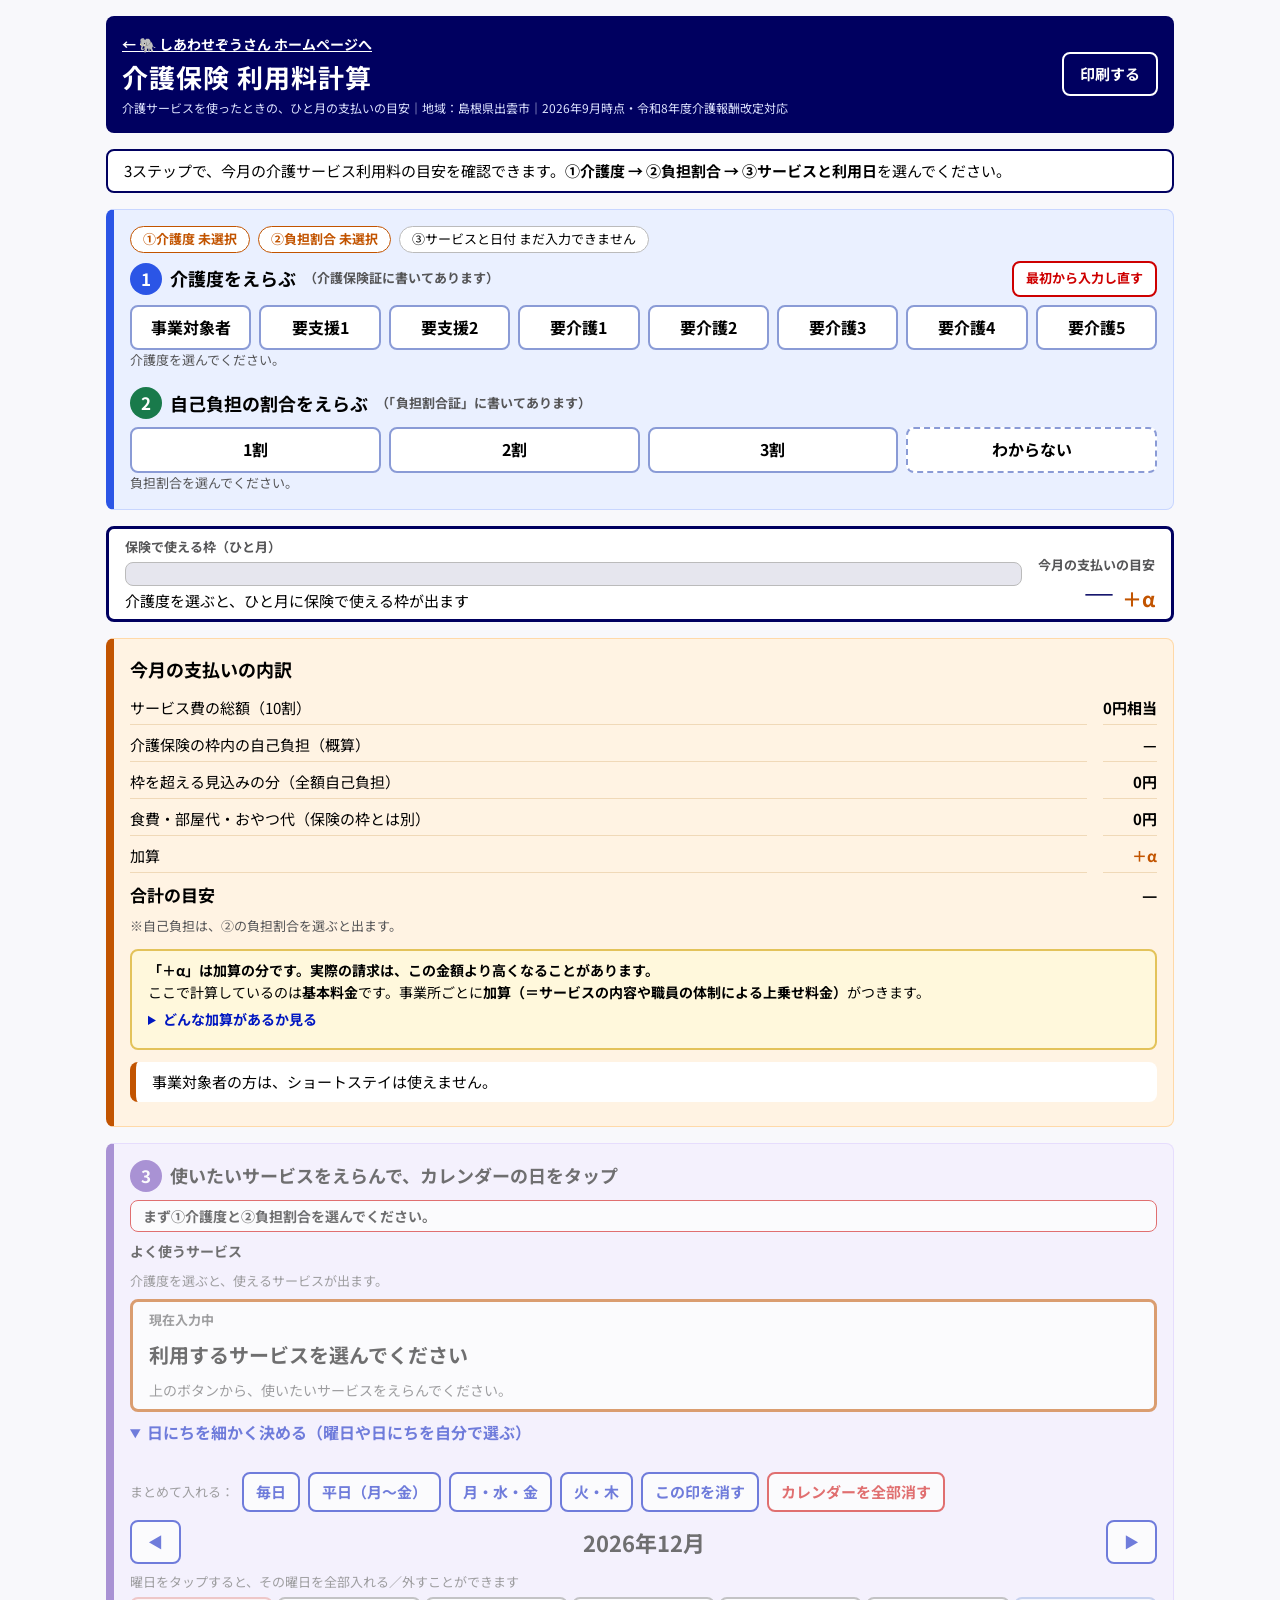
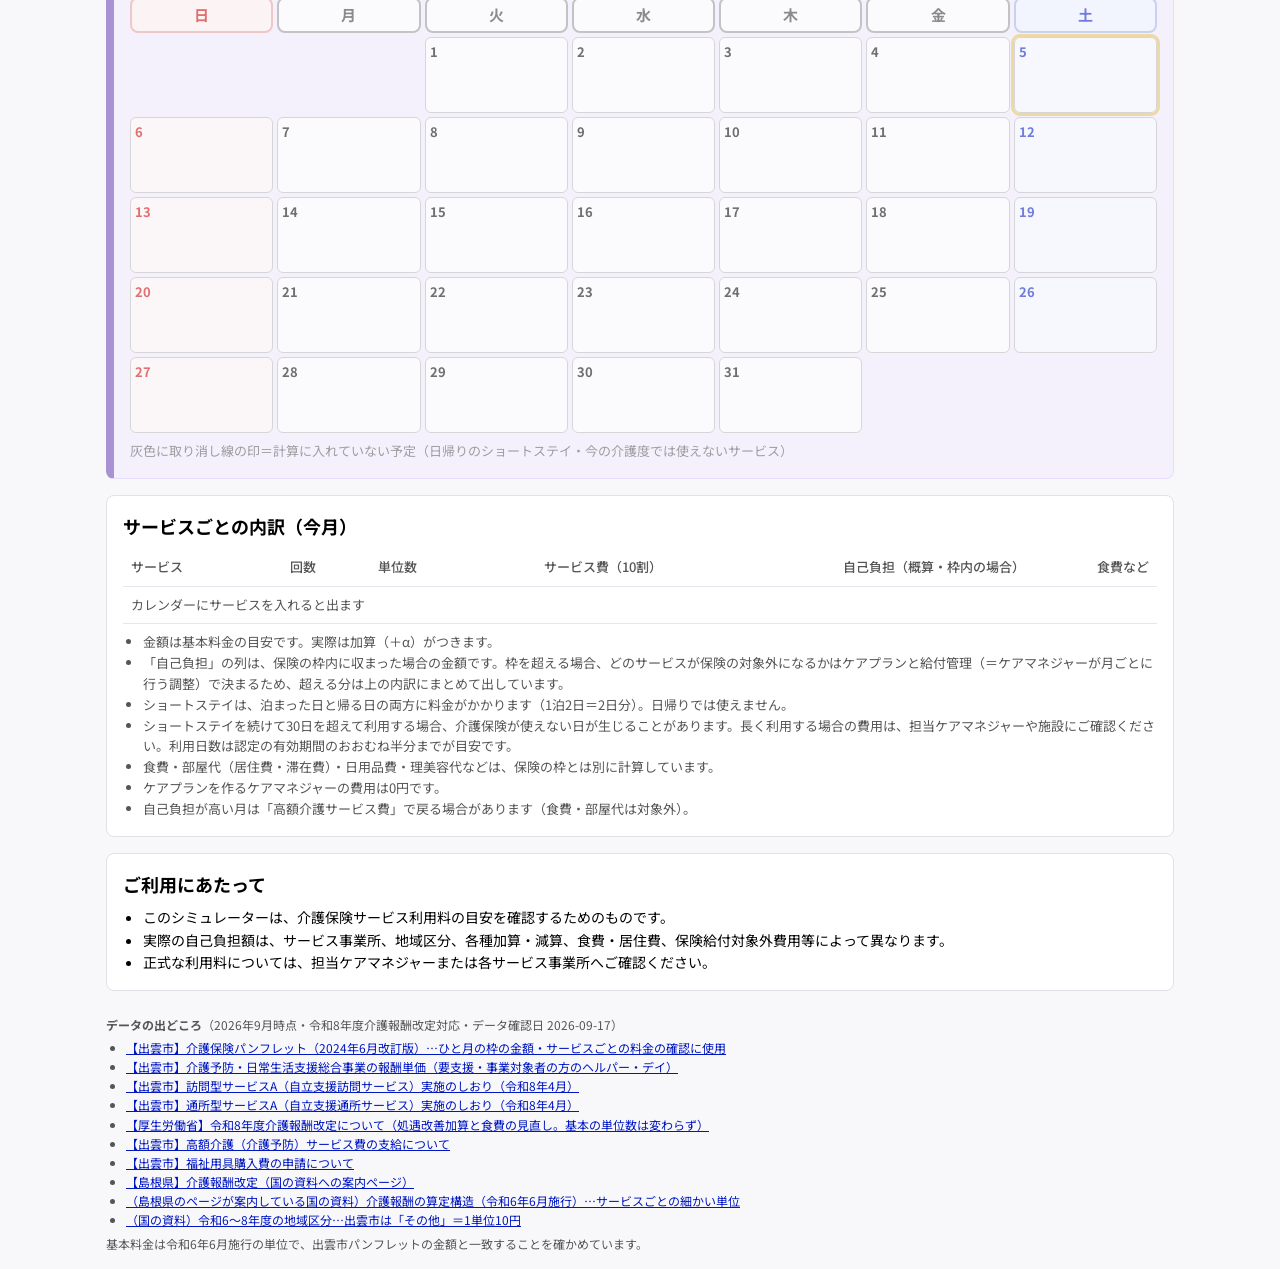
<file: ryokin/index.html>
<!doctype html>
<html lang="ja">
<head>
<meta charset="utf-8">
<meta name="viewport" content="width=device-width, initial-scale=1">
<title>介護保険 利用料計算</title>
<!--
  出典（単位数・制度の確認に使ったもの。優先順：厚生労働省 → 介護サービス情報公表システム → 出雲市）
  ・厚生労働省 介護報酬の算定構造（令和6年6月施行） https://www.mhlw.go.jp/content/12300000/001195510.pdf
  ・厚生労働省 令和6〜8年度の地域区分（出雲市は「その他」＝1単位10円） https://www.mhlw.go.jp/content/12300000/001213182.pdf
  ・出雲市 介護保険パンフレット https://www.city.izumo.shimane.jp/www/contents/1616743086238/index.html
  ・出雲市 介護予防・日常生活支援総合事業の報酬単価 https://www.city.izumo.shimane.jp/www/contents/1486973074472/index.html
  ・出雲市 高額介護（介護予防）サービス費 https://www.city.izumo.shimane.jp/www/contents/1165310593003/index.html
  ・厚生労働省 令和8年度介護報酬改定について（改定は処遇改善加算と食費の基準費用額のみ） https://www.mhlw.go.jp/content/12404000/001675936.pdf
  ・出雲市 訪問介護相当サービス（独自）サービスコード表（令和8年6月1日～） https://www.city.izumo.shimane.jp/www/contents/1486973074472/simple/1.pdf
  ・出雲市 通所介護相当サービス（独自）サービスコード表（令和8年6月1日～）…週2回程度は「直前の要支援認定が要支援2であった者に限る」 https://www.city.izumo.shimane.jp/www/contents/1486973074472/simple/2.pdf
  ・出雲市 実施のしおり 訪問型サービスA（令和8年4月）…941/1,879/2,982単位、事業対象者は要支援1・2からの移行者のみ、利用者負担1割、限度額管理あり https://www.city.izumo.shimane.jp/www/contents/1712019044418/simple/Ashiori260401.pdf
  ・出雲市 実施のしおり 通所型サービスA（令和8年4月）…週1回370単位/回、利用者負担1割、限度額管理あり https://www.city.izumo.shimane.jp/www/contents/1712019044418/simple/tuusyoAshiori260401.pdf
-->
<link rel="preconnect" href="https://fonts.googleapis.com">
<link href="https://fonts.googleapis.com/css2?family=Noto+Sans+JP:wght@400;500;700&display=swap" rel="stylesheet">
<style>
:root{
  --bg:#F8F8FB; --card:#FFFFFF; --text:#000000; --sub:#555557;
  --link:#0017C1; --main:#000060; --err:#CE0000; --ok:#197A4B;
  --gc:#CCCCCC; --r:8px;
  /* サービスの色（色だけで区別しないよう、印の文字も必ず併記） */
  --c-help:#2B55E6; --c-day:#197A4B; --c-reha:#00796B; --c-short:#C25400;
  --c-nurse:#C2185B; --c-bath:#0277BD; --c-vreha:#6A3FB5;
  /* 区画の色 */
  --t-blue:#EAF0FF; --t-green:#E8F6EE; --t-orange:#FFF3E3; --t-purple:#F2ECFF; --t-yellow:#FFF8DC;
}
*{box-sizing:border-box}
body{margin:0;background:var(--bg);color:var(--text);
  font-family:"Noto Sans JP","Hiragino Sans","Yu Gothic UI","Meiryo",sans-serif;font-size:15px;line-height:1.6}
.num{font-variant-numeric:tabular-nums}
.wrap{max-width:1100px;margin:0 auto;padding:16px}
header{background:var(--main);color:#fff;border-radius:var(--r);padding:16px;margin-bottom:16px;
  display:flex;flex-wrap:wrap;justify-content:space-between;align-items:center;gap:8px}
h1{font-size:26px;margin:0;letter-spacing:.04em}
.meta{font-size:12px;color:#DDE3FF}
h2{font-size:18px;margin:0 0 8px}
.card{background:var(--card);border-radius:var(--r);padding:16px;margin-bottom:16px;border:1px solid #E1E1E8}
.card.blue{background:var(--t-blue);border-color:#C8D6FF;border-left:8px solid var(--c-help)}
.card.orange{background:var(--t-orange);border-color:#FFD9A8;border-left:8px solid var(--c-short)}
.card.purple{background:var(--t-purple);border-color:#D9C8FF;border-left:8px solid var(--c-vreha)}
.card.green{background:var(--t-green);border-color:#BFE5CF;border-left:8px solid var(--c-day)}
select,input[type=number]{width:100%;font:inherit;font-size:16px;padding:8px;border-radius:var(--r);
  border:1px solid #888;background:#fff;color:var(--text);min-height:44px}
select:focus,input:focus,button:focus-visible{outline:3px solid var(--link);outline-offset:1px}
label.f{display:block;font-size:13px;color:var(--sub);font-weight:500}
button{font:inherit;min-height:44px;padding:8px 16px;border-radius:var(--r);border:2px solid var(--link);background:#fff;color:var(--link);cursor:pointer;font-weight:700}
button:disabled{border-color:#BBB;color:#999;cursor:not-allowed;background:#F3F3F3}
.muted{color:var(--sub);font-size:13px}
.grid{display:grid;grid-template-columns:repeat(auto-fill,minmax(200px,1fr));gap:8px 16px}
.step{font-size:18px;font-weight:700;margin-bottom:8px;display:flex;align-items:center;gap:8px;flex-wrap:wrap}
.stepn{display:inline-flex;width:32px;height:32px;border-radius:50%;color:#fff;align-items:center;justify-content:center;font-size:17px}
.btns{display:flex;flex-wrap:wrap;gap:8px}
.btns button{flex:1 1 96px;font-size:16px;border-color:#8A9BD6;color:var(--text)}
.btns button.on{background:var(--c-help);border-color:var(--c-help);color:#fff}
.btns.ratio button.on{background:var(--c-day);border-color:var(--c-day)}
.prevbox{background:#fff;border:2px dashed var(--c-help);border-radius:var(--r);padding:8px 16px;margin-top:8px}
.btns button.un{border-style:dashed}
.intro{background:#fff;border:2px solid var(--main);border-radius:var(--r);padding:8px 16px;margin-bottom:16px;font-size:15px}
.steps{display:flex;flex-wrap:wrap;gap:8px;margin-bottom:8px;font-size:13px}
.steps span{background:#fff;border:1px solid #BBB;border-radius:999px;padding:2px 12px}
.steps span.done{border-color:var(--ok);color:var(--ok);font-weight:700}
.steps span.todo{border-color:var(--c-short);color:var(--c-short);font-weight:700}
.dim{opacity:.55}
.nowbox{background:#fff;border:3px solid var(--main);border-radius:var(--r);padding:8px 16px;margin:8px 0;display:flex;align-items:center;gap:8px;flex-wrap:wrap}
.nowbox .nl{font-size:13px;color:var(--sub);font-weight:700;width:100%}
.nowbox .nn{font-size:20px;font-weight:700}
.nowbox .nd{font-size:14px;color:var(--sub);width:100%}
.nowbox.none{border-color:var(--c-short)}
.sb-toggle{display:none}
.sb-mini{display:none}

/* スクロールしてもついてくる帯 */
.sticky-bar{position:sticky;top:0;z-index:10;display:grid;grid-template-columns:minmax(0,1fr) auto;gap:16px;align-items:end;
  background:#fff;border:3px solid var(--main);border-radius:var(--r);padding:8px 16px;margin-bottom:16px}
.sb-l{font-size:13px;color:var(--sub);font-weight:700}
.meter{position:relative;height:24px;background:#E6E6EE;border-radius:var(--r);overflow:hidden;margin:4px 0;border:1px solid #BBB}
.meter .used{position:absolute;left:0;top:0;bottom:0;background:var(--ok)}
.meter .used.warn{background:var(--c-short)}
.meter .over{position:absolute;top:0;bottom:0;right:0;background:var(--err)}
.rest-text{font-size:15px;line-height:1.4}
.rest-text b{font-size:20px}
.sb-right{text-align:right}
.sb-v{font-size:32px;font-weight:700;line-height:1.1;color:var(--main)}
.sb-v small{font-size:20px;color:var(--c-short)}

.pay{display:grid;grid-template-columns:1fr auto;gap:4px 16px}
.pay div{padding:4px 0;border-bottom:1px solid #F0D9B8}
.pay .r{text-align:right;font-weight:700}
.pay .tot{font-weight:700;border-bottom:0;font-size:17px}
.kasan{background:var(--t-yellow);border:2px solid #E3C35A;border-radius:var(--r);padding:8px 16px;margin:12px 0;font-size:14px}
.kasan ul{margin:8px 0;padding-left:20px}
.kasan summary{color:var(--link);cursor:pointer;margin-top:4px;min-height:32px;font-weight:700}
.info{background:#fff;border-left:6px solid var(--c-short);border-radius:var(--r);padding:8px 16px;margin:8px 0;font-size:15px}
.warn{background:#FFECEC;border-left:6px solid var(--err);border-radius:var(--r);padding:8px 16px;margin:8px 0;font-size:14px}
.warn::before{content:"⚠ ";font-weight:700;color:var(--err)}
.note{background:#fff;border-left:6px solid var(--link);border-radius:var(--r);padding:8px 16px;margin:8px 0;font-size:14px}

.stamps{display:grid;grid-template-columns:repeat(auto-fill,minmax(280px,1fr));gap:8px;margin:8px 0}
.stamp{display:flex;align-items:center;gap:8px;text-align:left;border:2px solid var(--sc);background:#fff;color:var(--text);padding:8px;min-height:64px;font-weight:400}
.stamp.on{background:var(--sc);color:#fff;outline:3px solid var(--main)}
.stamp.on .ds,.stamp.on .cnt{color:#fff}
.stamp .nm{font-weight:700;font-size:15px;line-height:1.3}
.stamp .ds{font-size:12px;color:var(--sub);line-height:1.3}
.stamp .cnt{margin-left:auto;text-align:right;font-size:12px;color:#333;white-space:nowrap}
.stamp .cnt b{font-size:16px}
.mk{display:inline-flex;align-items:center;justify-content:center;min-width:30px;height:30px;padding:0 4px;border-radius:6px;color:#fff;font-weight:700;font-size:14px;flex-shrink:0}
.stamp.on .mk{background:#fff!important;color:var(--sc)}
.stampset{background:#fff;border-radius:var(--r);padding:8px 16px;margin:8px 0;border:2px dashed var(--sc)}
.sub-h{font-size:14px;font-weight:700;margin:0 0 4px}
.quick{display:flex;flex-wrap:wrap;gap:8px;align-items:center;margin:8px 0}
.quick button{min-height:40px;padding:4px 12px}
.quick button.del{border-color:var(--err);color:var(--err)}
.hint{font-size:14px;background:#fff;border-radius:var(--r);padding:4px 12px;margin:4px 0 8px;border:1px solid var(--c-short)}

.cal-head{display:flex;align-items:center;justify-content:space-between;gap:8px;margin:8px 0}
.cal-head .ym{font-size:22px;font-weight:700}
.cal{display:grid;grid-template-columns:repeat(7,minmax(0,1fr));gap:4px}
.cal .wd{min-height:36px;padding:0;border:2px solid #999;color:#333;background:#fff}
.cal .wd.sun{color:var(--err);border-color:#E7A0A0;background:#FFF0F0}
.cal .wd.sat{color:var(--link);border-color:#A0B4E7;background:#EEF3FF}
.cal .d{min-height:76px;padding:4px;border:1px solid #BBB;border-radius:6px;background:#fff;color:var(--text);
  display:flex;flex-direction:column;align-items:stretch;gap:2px;text-align:left;font-weight:400}
.cal .d.sun{background:#FFF7F7} .cal .d.sat{background:#F5F8FF}
.cal .d .dn{font-size:13px;font-weight:700}
.cal .d.sun .dn{color:var(--err)} .cal .d.sat .dn{color:var(--link)}
.cal .d .chips{display:flex;flex-wrap:wrap;gap:2px}
.cal .d .mk{height:20px;min-width:20px;font-size:11px;padding:0 3px;border-radius:4px}
.cal .d .mk.bad{background:#999!important;text-decoration:line-through;text-decoration-thickness:2px;outline:2px solid var(--err)}
.cal .d.today{outline:3px solid #E3C35A}
.cal .blank{min-height:76px}

table{border-collapse:collapse;width:100%;font-size:14px;min-width:640px}
th,td{padding:8px;border-bottom:1px solid #E6E6EE;text-align:left}
th{color:var(--sub);font-weight:500;font-size:13px}
td.r,th.r{text-align:right}
.tbl{overflow-x:auto}
footer{margin-top:24px;font-size:12px;color:var(--sub)}
footer a{color:var(--link)}
@media (max-width:860px){ .sticky-bar{gap:8px} }
@media (max-width:480px){
  h1{font-size:22px}
  /* スマホでは料金の帯を1行に畳む（画面の上を占領しないため）。「詳しく」で開く */
  .sticky-bar{grid-template-columns:minmax(0,1fr) auto;align-items:center;padding:4px 8px}
  .sticky-bar>div:first-child,.sticky-bar .sb-right{display:none}
  .sb-mini{display:block;font-size:15px;font-weight:700;line-height:1.3}
  .sb-mini small{font-size:13px;color:var(--c-short);font-weight:400}
  .sb-toggle{display:block;min-height:36px;padding:2px 8px;font-size:13px}
  .sticky-bar.open>div:first-child,.sticky-bar.open .sb-right{display:block}
  .sticky-bar.open .sb-right{text-align:left}
  /* 内訳の表は、スマホでは1件ずつのカードにする */
  table{min-width:0}
  #eDetail thead{display:none}
  #eDetail tr{display:block;border:1px solid #E1E1E8;border-radius:var(--r);padding:4px 8px;margin-bottom:8px}
  #eDetail td{display:flex;justify-content:space-between;gap:8px;border:0;padding:2px 0;text-align:right}
  #eDetail td:before{content:attr(data-label);color:var(--sub);font-size:12px;text-align:left}
  #eDetail td:first-child{font-weight:700;border-bottom:1px solid #E6E6EE;text-align:left;display:block}
  #eDetail td:first-child:before{content:""}
  .cal{gap:2px}
  .cal .d{min-height:64px;padding:2px}
  .cal .d .mk{height:18px;min-width:18px;font-size:10px;padding:0 2px}
  .stamps{grid-template-columns:1fr}
  .sticky-bar{padding:8px}
  .sb-v{font-size:22px} .sb-v small{font-size:15px}
  .rest-text{font-size:13px} .rest-text b{font-size:16px}
}
@media print{ .quick,.no-print{display:none!important} .sticky-bar{position:static} }
</style>
</head>
<body>
<div class="wrap">

<header>
  <div>
    <a href="../" class="meta" style="font-size:14px;font-weight:700;color:#fff;text-decoration:underline">← 🐘 しあわせぞうさん ホームページへ</a>
    <h1>介護保険 利用料計算</h1>
    <div class="meta">介護サービスを使ったときの、ひと月の支払いの目安｜地域：島根県出雲市｜<span id="eDataLabel"></span></div>
  </div>
  <button class="no-print" onclick="window.print()" style="border-color:#fff;color:#fff;background:transparent">印刷する</button>
</header>

<div class="intro">
  3ステップで、今月の介護サービス利用料の目安を確認できます。<b>①介護度 → ②負担割合 → ③サービスと利用日</b>を選んでください。
</div>

<section class="card blue">
  <div class="steps" id="eSteps"></div>
  <div class="step"><span class="stepn" style="background:var(--c-help)">1</span>介護度をえらぶ <span class="muted">（介護保険証に書いてあります）</span>
    <button id="eReset" class="no-print" style="margin-left:auto;font-size:13px;min-height:36px;padding:4px 12px;border-color:var(--err);color:var(--err)">最初から入力し直す</button></div>
  <div class="btns" id="eLevel"></div>
  <div class="muted" id="eLevelMsg"></div>
  <div class="prevbox" id="eTargetWrap" hidden>
    <div class="sub-h">事業対象者になる前の認定</div>
    <div class="btns" id="eTarget"></div>
    <div class="muted">要支援の認定から事業対象者に移った方かどうかで、使えるサービスや回数が変わります。</div>
  </div>
  <div class="step" style="margin-top:16px"><span class="stepn" style="background:var(--c-day)">2</span>自己負担の割合をえらぶ <span class="muted">（「負担割合証」に書いてあります）</span></div>
  <div class="btns ratio" id="eRatio"></div>
  <div class="muted" id="eRatioMsg"></div>
</section>

<!-- スクロールしても画面の上についてくる帯 -->
<section class="sticky-bar" aria-live="polite">
  <div>
    <div class="sb-l">保険で使える枠（ひと月）</div>
    <div class="meter"><div class="used" id="eMUsed"></div><div class="over" id="eMOver"></div></div>
    <div id="eRestText" class="rest-text"></div>
  </div>
  <div class="sb-right">
    <div class="sb-l">今月の支払いの目安</div>
    <div class="sb-v num"><span id="eTotal">0円</span> <small>＋α</small></div>
  </div>
  <div class="sb-mini num" id="eSbMini"></div>
  <button class="sb-toggle no-print" id="eSbToggle" aria-expanded="false">詳しく</button>
</section>

<section class="card orange">
  <h2>今月の支払いの内訳</h2>
  <div class="pay num" id="ePay"></div>
  <div class="muted" id="ePayNote" style="margin-top:4px"></div>
  <div class="kasan">
    <b>「＋α」は加算の分です。実際の請求は、この金額より高くなることがあります。</b><br>
    ここで計算しているのは<b>基本料金</b>です。事業所ごとに<b>加算（＝サービスの内容や職員の体制による上乗せ料金）</b>がつきます。
    <details><summary>どんな加算があるか見る</summary>
      <ul>
        <li>対象となるサービスでは、介護職員等処遇改善加算（＝職員の給料アップのための上乗せ）や各種加算・減算が加わる場合があります。</li>
        <li><b>デイサービス</b>：機能訓練（体を動かす訓練）、口や栄養のケア、職員の体制 など。送迎がないと少し安くなります</li>
        <li><b>ショートステイ</b>：送迎（片道ごと）、夜の職員の体制、看護師の体制、機能訓練 など</li>
        <li><b>ヘルパー</b>：はじめて使う月（初回）、職員の資格や体制、急な訪問 など</li>
        <li><b>訪問看護</b>：はじめて使う月、24時間の連絡体制、特別な管理が必要なとき など</li>
      </ul>
      どの加算がつくかは、事業所の「重要事項説明書」や料金表に書いてあります。ケアマネジャーか事業所に確認してください。
    </details>
  </div>
  <div id="eShortInfo"></div>
</section>

<section class="card purple" id="eStep3">
  <div class="step"><span class="stepn" style="background:var(--c-vreha)">3</span>使いたいサービスをえらんで、カレンダーの日をタップ</div>
  <div id="eStep3Msg"></div>
  <div class="sub-h">よく使うサービス</div>
  <div class="stamps" id="eStamps"></div>
  <details id="eMoreWrap" style="margin:8px 0"><summary style="min-height:36px;color:var(--link);font-weight:700;cursor:pointer">そのほかのサービスを見る（訪問看護・訪問入浴・訪問リハビリ・デイケア・総合事業のサービス など）</summary>
    <div class="stamps" id="eStampsMore"></div></details>
  <div id="eStampSet"></div>
  <div id="eHint"></div>
  <div class="nowbox" id="eNow"></div>
  <details id="eCalWrap" open><summary style="min-height:44px;color:var(--link);font-weight:700;cursor:pointer;font-size:16px">日にちを細かく決める（曜日や日にちを自分で選ぶ）</summary>
  <div class="quick no-print">
    <span class="muted">まとめて入れる：</span>
    <button data-q="all">毎日</button><button data-q="weekday">平日（月〜金）</button>
    <button data-q="mwf">月・水・金</button><button data-q="tt">火・木</button>
    <button data-q="clear">この印を消す</button><button data-q="clearAll" class="del">カレンダーを全部消す</button>
  </div>
  <div class="cal-head">
    <button id="ePrev" aria-label="前の月">◀</button>
    <div id="eYm" class="ym"></div>
    <button id="eNext" aria-label="次の月">▶</button>
  </div>
  <div class="muted" id="eWdNote" style="margin-bottom:4px">曜日をタップすると、その曜日を全部入れる／外すことができます</div>
  <div class="cal" id="eCal"></div>
  <div class="muted" style="margin-top:8px">灰色に取り消し線の印＝計算に入れていない予定（日帰りのショートステイ・今の介護度では使えないサービス）</div>
  </details>
  <div id="eIncomplete"></div>
  <div id="eWarn"></div>
</section>


<section class="card">
  <h2>サービスごとの内訳（今月）</h2>
  <div class="tbl"><table id="eDetail"></table></div>
  <ul class="muted" style="margin:8px 0 0;padding-left:20px">
    <li>金額は基本料金の目安です。実際は加算（＋α）がつきます。</li>
    <li>「自己負担」の列は、保険の枠内に収まった場合の金額です。枠を超える場合、どのサービスが保険の対象外になるかはケアプランと給付管理（＝ケアマネジャーが月ごとに行う調整）で決まるため、超える分は上の内訳にまとめて出しています。</li>
    <li>ショートステイは、泊まった日と帰る日の両方に料金がかかります（1泊2日＝2日分）。日帰りでは使えません。</li>
    <li>ショートステイを続けて30日を超えて利用する場合、介護保険が使えない日が生じることがあります。長く利用する場合の費用は、担当ケアマネジャーや施設にご確認ください。利用日数は認定の有効期間のおおむね半分までが目安です。</li>
    <li>食費・部屋代（居住費・滞在費）・日用品費・理美容代などは、保険の枠とは別に計算しています。</li>
    <li>ケアプランを作るケアマネジャーの費用は0円です。</li>
    <li>自己負担が高い月は「高額介護サービス費」で戻る場合があります（食費・部屋代は対象外）。</li>
  </ul>
</section>

<section class="card">
  <h2>ご利用にあたって</h2>
  <ul style="margin:0;padding-left:20px;font-size:14px">
    <li>このシミュレーターは、介護保険サービス利用料の目安を確認するためのものです。</li>
    <li>実際の自己負担額は、サービス事業所、地域区分、各種加算・減算、食費・居住費、保険給付対象外費用等によって異なります。</li>
    <li>正式な利用料については、担当ケアマネジャーまたは各サービス事業所へご確認ください。</li>
  </ul>
</section>

<footer id="sources"></footer>
</div>

<script>
/* ============================================================
   制度データ（ここだけ直せば全体に効く）
   出雲市は地域区分「その他」＝1単位10円
   ============================================================ */
const SYSTEM_DATA_DATE = '2026-09-17';
// 令和8年6月の改定は処遇改善加算と食費の基準費用額だけで、基本の単位数は変わっていない（厚労省「令和8年度介護報酬改定について」）
const SYSTEM_DATA_LABEL = '2026年9月時点・令和8年度介護報酬改定対応';
const YEN_PER_UNIT = 10;

// 区分支給限度基準額（ひと月の保険の枠・単位）。キーは保存データと合わせて K1〜K5＝要介護1〜5
const CARE_LIMITS = {J:5032, S1:5032, S2:10531, K1:16765, K2:19705, K3:27048, K4:30938, K5:36217};
const LEVELS = [
  {k:'J',  label:'事業対象者'},
  {k:'S1', label:'要支援1'},
  {k:'S2', label:'要支援2'},
  {k:'K1', label:'要介護1'},
  {k:'K2', label:'要介護2'},
  {k:'K3', label:'要介護3'},
  {k:'K4', label:'要介護4'},
  {k:'K5', label:'要介護5'},
];
// 事業対象者になる前の認定（未選択・わからない は、使えるサービスを広げない側に倒す）
const TARGET_PREV = [['none','認定なし・新規'], ['S1','要支援1から移行'], ['S2','要支援2から移行'], ['?','わからない']];
const RATIOS = [[1,'1割'], [2,'2割'], [3,'3割'], ['?','わからない']];
// 「わからない」を選んだときの確認先の案内
const ASK = {
  ratio:'介護保険負担割合証で確認できます。分からない場合は担当ケアマネジャー等へ確認してください。',
  prev:'介護保険証や、担当ケアマネジャー・地域包括支援センターで確認できます。前の認定によって使えるサービスが変わるため、ここでは使えるサービスを限って表示しています。',
  day:'デイサービスの利用時間や入浴の有無は、利用する事業所に確認してください。',
  room:'部屋タイプによって介護保険サービス費が変わります。施設へ確認してください。',
};

const K = (a)=>({K1:a[0],K2:a[1],K3:a[2],K4:a[3],K5:a[4]});
const pick = (tbl, ...keys) => { let t = tbl; for (const k of keys){ if (t==null) return null; t = t[k]; } return t ?? null; };

// サービスの単位数（令和6年6月施行・出雲市パンフレットと照合済み）
const UNITS = {
  homon:{body30:387, body60:567, house:220},                 // 訪問介護 身体介護30分以上60分未満／60分以上90分未満／生活援助45分以上
  homonS:{w1:1176, w2:2349, w3:3727},                         // 訪問介護従前相当（月額）週1回程度／週2回程度／週3回程度
  tsusho:{'3-4':K([370,423,479,533,588]), '5-6':K([570,673,777,880,984]), '7-8':K([658,777,900,1023,1148])}, // 通所介護 通常規模
  tsushoBath:40,                                              // 入浴介助加算(I)で概算
  tsushoS:{long:{w1:1798, w2:3621}, short:{w1:436, w1Max:4, w2:447, w2Max:8}}, // 通所介護従前相当
  reha:{'6-7':K([715,850,981,1137,1290])},                    // 通所リハ 通常規模
  rehaS:{S1:2268, S2:4228},                                   // 介護予防通所リハ（月額）
  short:{heisetsu:{jurai:K([603,672,745,815,884]), tasho:K([603,672,745,815,884])}, unitHeisetsu:{unit:K([704,772,847,918,987])}},
  shortS:{heisetsu:{jurai:{S1:451,S2:561}, tasho:{S1:451,S2:561}}, unitHeisetsu:{unit:{S1:529,S2:656}}},
  visitA:{w1:941, w2:1879, w3:2982},                          // 訪問型サービスA（月額・自己負担1割）週3回程度は要支援2のみ
  dayA:370,                                                   // 通所型サービスA（1回・週1回・自己負担1割）
  nurse:{K:823, S:794},                                       // 訪問看護（30分以上60分未満）
  bath:{K:1266, S:856},                                       // 訪問入浴
  vreha:{K:308, S:298},                                       // 訪問リハ（20分あたり）
};

const SOURCES = [
  ['【出雲市】介護保険パンフレット（2024年6月改訂版）…ひと月の枠の金額・サービスごとの料金の確認に使用','https://www.city.izumo.shimane.jp/www/contents/1616743086238/index.html'],
  ['【出雲市】介護予防・日常生活支援総合事業の報酬単価（要支援・事業対象者の方のヘルパー・デイ）','https://www.city.izumo.shimane.jp/www/contents/1486973074472/index.html'],
  ['【出雲市】訪問型サービスA（自立支援訪問サービス）実施のしおり（令和8年4月）','https://www.city.izumo.shimane.jp/www/contents/1712019044418/simple/Ashiori260401.pdf'],
  ['【出雲市】通所型サービスA（自立支援通所サービス）実施のしおり（令和8年4月）','https://www.city.izumo.shimane.jp/www/contents/1712019044418/simple/tuusyoAshiori260401.pdf'],
  ['【厚生労働省】令和8年度介護報酬改定について（処遇改善加算と食費の見直し。基本の単位数は変わらず）','https://www.mhlw.go.jp/content/12404000/001675936.pdf'],
  ['【出雲市】高額介護（介護予防）サービス費の支給について','https://www.city.izumo.shimane.jp/www/contents/1165310593003/index.html'],
  ['【出雲市】福祉用具購入費の申請について','https://www.city.izumo.shimane.jp/www/contents/1173844481762/index.html'],
  ['【島根県】介護報酬改定（国の資料への案内ページ）','https://www.pref.shimane.lg.jp/medical/fukushi/kourei/kaigo_hoken/housyu_kaitei.html'],
  ['（島根県のページが案内している国の資料）介護報酬の算定構造（令和6年6月施行）…サービスごとの細かい単位','https://www.mhlw.go.jp/content/12300000/001195510.pdf'],
  ['（国の資料）令和6〜8年度の地域区分…出雲市は「その他」＝1単位10円','https://www.mhlw.go.jp/content/12300000/001213182.pdf'],
];

const $ = (id)=>document.getElementById(id);
const fmt = (n)=> Math.round(n).toLocaleString('ja-JP');
const esc = (s)=> String(s).replace(/[&<>"]/g, c=>({'&':'&amp;','<':'&lt;','>':'&gt;','"':'&quot;'}[c]));

/* ============================================================
   状態（保存データは古い形でも読めるように、足りない項目は既定値で補う）
   ============================================================ */
const EASY_KEY = 'kaigo_easy_v2';
const today = new Date();
const thisYm = `${today.getFullYear()}-${String(today.getMonth()+1).padStart(2,'0')}`;
// 初めて開いたときは、介護度・負担割合・サービスとも「未選択」。勝手な初期値で計算しない
const FRESH = ()=> ({level:'', prev:'', ratio:'', ym:thisYm, sel:'', days:{}, set:{}, rent:''});
let es = FRESH();
try { const s = JSON.parse(localStorage.getItem(EASY_KEY)); if (s && s.days && typeof s.days === 'object') es = Object.assign(es, s); } catch(e){}
if (!(es.level in CARE_LIMITS)) es.level = '';
if (!TARGET_PREV.some(([k])=> k === es.prev) || es.level !== 'J') es.prev = '';
if (!RATIOS.some(([k])=> k === es.ratio)) es.ratio = '';
if (!/^\d{4}-\d{2}$/.test(es.ym)) es.ym = thisYm;
if (!es.set || typeof es.set !== 'object') es.set = {};
const esave = ()=>{ try { localStorage.setItem(EASY_KEY, JSON.stringify(es)); } catch(e){} };
const isS = (lv)=> lv==='S1'||lv==='S2'||lv==='J';
const levelLabel = (lv)=> (LEVELS.find(l=>l.k===lv)||{label:''}).label;
const ratioKnown = ()=> [1,2,3].includes(es.ratio);
const prevLabel = (p)=> (TARGET_PREV.find(([k])=>k===p)||[])[1] || '未選択';

/* ============================================================
   総合事業（要支援・事業対象者）の決まり
   ============================================================ */
// 週2回程度のデイ（通所介護従前相当）を使えるか：要支援2と、要支援2から移った事業対象者
const canUseTwiceWeekly = (lv, prev)=> lv === 'S2' || (lv === 'J' && prev === 'S2');
// 利用区分（週1回程度・週2回程度・週3回程度）はケアプランで決まるもの＝カレンダーから推測せず、設定欄で選ぶ
//  通所介護従前相当 … 週2回程度は要支援2と、要支援2から移った事業対象者
//  訪問介護従前相当・訪問型サービスA … 週3回程度は要支援2のみ（事業対象者は要支援2から移った方でも週2回程度まで）
const FREQ_LABEL = {w1:'週1回程度', w2:'週2回程度', w3:'週3回程度'};
const FREQ_N = {w1:1, w2:2, w3:3};
const FREQ_IDS = ['helperS','visitA','dayS'];
function freqChoices(id, lv, prev){
  if (!isS(lv)) return [];
  if (id === 'dayS') return canUseTwiceWeekly(lv, prev) ? ['w1','w2'] : ['w1'];
  if (id === 'helperS' || id === 'visitA') return lv === 'S2' ? ['w1','w2','w3'] : ['w1','w2'];
  return [];
}
// 選んだ区分が今の介護度で選べないときは週1回程度で計算する（保存している選択そのものは書き換えない）
const freqOf = (id, lv, prev, o)=>{ const v = o && o.freq; return freqChoices(id, lv, prev).includes(v) ? v : ''; };
const freqOpt = (id)=> ({k:'freq', label:'利用区分（ケアプランで決める回数の目安）',
  choices:(lv, prev)=> [['','選んでください']].concat(freqChoices(id, lv, prev).map(f=> [f, FREQ_LABEL[f]]))});
// 1週間の回数の目安（日〜土を1週間として数える）。超えても入力は止めず、注意を出すだけ
function weekCap(id, lv, prev){
  if (FREQ_IDS.includes(id)) return isS(lv) ? (FREQ_N[freqOf(id, lv, prev, es.set[id])] || null) : null;
  if (id === 'rehabS') return ({S1:1, S2:2})[lv] ?? null;   // 介護予防通所リハの目安
  if (id === 'dayA') return isS(lv) ? 1 : null;               // 週1回
  return null;
}

/* 印（スタンプ）の定義
   per : 1回（1日）の単位。null=この介護度では使えない
   tier: 月ぎめ料金。(介護度, 月の回数, 設定, 前の認定) から月の単位を返す（週○回程度は設定の利用区分で決める）
   only: 介護度のほかに使える条件（前の認定など）
   who : K=要介護だけ／S=要支援・事業対象者だけ（総合事業など）／B=両方 */
const STAMPS = [
  {id:'body30', mk:'身', color:'var(--c-help)', name:'ヘルパー：からだの手伝い（30分以上60分未満）', ds:'食事・トイレ・着替えの手伝いなど', who:'K', group:'main', per:()=>UNITS.homon.body30},
  {id:'body60', mk:'身1', color:'var(--c-help)', name:'ヘルパー：からだの手伝い（60分以上90分未満）', ds:'お風呂の手伝いなど', who:'K', group:'main', per:()=>UNITS.homon.body60},
  {id:'house', mk:'家', color:'var(--c-help)', name:'ヘルパー：家事の手伝い（45分以上）', ds:'掃除・洗濯・料理など', who:'K', group:'main', per:()=>UNITS.homon.house},
  // 訪問介護従前相当：新規の事業対象者は使えない（要支援から移った方は使える）
  {id:'helperS', mk:'ヘ', color:'var(--c-help)', name:'ヘルパー（要支援・事業対象者の方）', ds:'訪問介護従前相当サービス。利用区分（週1回程度・週2回程度・週3回程度〈要支援2のみ〉）ごとの月ぎめ料金', who:'S',
    group:'main', opts:[freqOpt('helperS')],
    only:(lv, prev)=> lv !== 'J' || prev === 'S1' || prev === 'S2',
    ready:(o,lv,prev)=> !!freqOf('helperS', lv, prev, o), needMsg:'利用区分（週に何回くらい使うか）',
    tier:(lv,n,o,prev)=> n===0?0 : UNITS.homonS[freqOf('helperS', lv, prev, o) || 'w1']},
  // 訪問型サービスA（自立支援訪問サービス）：事業対象者は要支援1・2からの移行者のみ。自己負担は1割
  {id:'visitA', mk:'ヘA', color:'var(--c-help)', name:'生活援助中心のヘルパー（訪問型サービスA）', ds:'掃除・洗濯・買い物など、生活援助を中心とした出雲市の総合事業サービスです。利用区分（週1回程度・週2回程度・週3回程度〈要支援2のみ〉）ごとの月ぎめ料金。自己負担は1割', who:'S', fixedRatio:1,
    opts:[freqOpt('visitA')],
    only:(lv, prev)=> lv !== 'J' || prev === 'S1' || prev === 'S2',
    ready:(o,lv,prev)=> !!freqOf('visitA', lv, prev, o), needMsg:'利用区分（週に何回くらい使うか）',
    tier:(lv,n,o,prev)=> n===0?0 : UNITS.visitA[freqOf('visitA', lv, prev, o) || 'w1']},
  {id:'day', mk:'デ', color:'var(--c-day)', name:'デイサービス（日帰りで通う）', ds:'送迎つき', who:'K', food:true, other:true,
    group:'main',
    opts:[{k:'t',label:'いる時間',choices:[['','選んでください'],['7-8','1日（7〜8時間）'],['5-6','5〜6時間'],['3-4','半日（3〜4時間）'],['?','わからない']],unknownNote:ASK.day},
          {k:'bath',label:'お風呂',choices:[['','選んでください'],['0','入浴なし'],['1','入浴あり（40単位で概算）'],['?','わからない']],unknownNote:ASK.day}],
    ready:(o)=> !!o.t && o.t!=='?' && !!o.bath && o.bath!=='?',
    needMsg:'利用時間とお風呂の有無',
    note:'入浴の料金は、事業所の算定区分によっては55単位等となる場合があります。',
    per:(lv,o)=>{ const t = (o.t && o.t!=='?') ? o.t : '7-8'; const b = pick(UNITS.tsusho,t,lv); return b==null?null : b + (o.bath==='0'?0:UNITS.tsushoBath); }},
  {id:'dayS', mk:'デ', color:'var(--c-day)', name:'デイサービス（要支援・事業対象者の方）', ds:'通所介護従前相当サービス。週1回程度・週2回程度（要支援2の方と、要支援2から移った事業対象者の方）', who:'S', food:true, other:true,
    group:'main',
    opts:[freqOpt('dayS'), {k:'t',label:'いる時間',choices:[['','選んでください'],['long','4時間以上（月ぎめ料金）'],['short','4時間未満（回数が少ない月は1回ごとの料金）'],['?','わからない']],unknownNote:ASK.day}],
    ready:(o,lv,prev)=> !!freqOf('dayS', lv, prev, o) && !!o.t && o.t!=='?',
    needMsg:'利用区分と利用時間',
    // 出雲市の報酬単価（通所介護従前相当）
    //  4時間以上 … 週1回程度 1,798／月、週2回程度 3,621／月
    //  4時間未満 … 週1回程度：月1〜4回は436×回数、5回以上は1,798／月に切り替え
    //              週2回程度：月1〜8回は447×回数、9回以上は3,621／月に切り替え
    //  ※回数を足し続けるのではなく、上限の回数を超えたら月額に「切り替わる」
    tier:(lv,n,o,prev)=>{
      if (n===0) return 0;
      const T = UNITS.tsushoS;
      const twice = freqOf('dayS', lv, prev, o) === 'w2';
      if ((o && o.t) === 'short') return twice ? (n<=T.short.w2Max ? T.short.w2*n : T.long.w2) : (n<=T.short.w1Max ? T.short.w1*n : T.long.w1);
      return twice ? T.long.w2 : T.long.w1;
    }},
  // 通所型サービスA（自立支援通所サービス）：週1回・1回ごとの料金。自己負担は1割
  {id:'dayA', mk:'教', color:'var(--c-day)', name:'短時間の介護予防教室（通所型サービスA）', ds:'体操やレクリエーションなどをする出雲市の総合事業サービスです。週1回・1回ごとの料金。自己負担は1割', who:'S', fixedRatio:1,
    per:(lv)=> isS(lv) ? UNITS.dayA : null},
  {id:'rehab', mk:'リ', color:'var(--c-reha)', name:'デイケア（リハビリに通う）', ds:'6〜7時間', who:'K', food:true, other:true, per:(lv)=>pick(UNITS.reha,'6-7',lv)},
  {id:'rehabS', mk:'リ', color:'var(--c-reha)', name:'デイケア（要支援の方）', ds:'月ぎめ料金', who:'S', food:true, other:true,
    tier:(lv,n)=> n===0?0 : (UNITS.rehaS[lv] ?? null)},
  {id:'short', mk:'泊', color:'var(--c-short)', name:'ショートステイ（お泊まり）', ds:'1泊2日から。泊まる日と帰る日の両方に料金', who:'B', food:true, room:true, short:true,
    // 部屋の種類のキーは rtype（部屋代の金額 room と名前を分ける＝同じ名前だと金額で種類が上書きされる）
    group:'main',
    opts:[{k:'rtype',label:'部屋',choices:[['','選んでください'],['unit','ユニット型の個室'],['jurai','個室'],['tasho','多床室・相部屋'],['?','わからない']],unknownNote:ASK.room}],
    ready:(o)=> !!o.rtype && o.rtype!=='?',
    needMsg:'部屋のタイプ',
    note:'このシミュレーターでは併設型等の代表的な料金で概算しています。',
    per:(lv,o)=>{ if (lv==='J') return null; const T = lv.startsWith('K') ? UNITS.short : UNITS.shortS;
      const r = (o.rtype && o.rtype!=='?') ? o.rtype : 'unit';
      return r==='unit' ? pick(T,'unitHeisetsu','unit',lv) : pick(T,'heisetsu',r,lv); }},
  {id:'nurse', mk:'看', color:'var(--c-nurse)', name:'訪問看護（看護師が家に来る）', ds:'30〜60分', who:'B', per:(lv)=> lv.startsWith('K')?UNITS.nurse.K:(lv==='J'?null:UNITS.nurse.S)},
  {id:'bath', mk:'浴', color:'var(--c-bath)', name:'訪問入浴（お風呂の出張）', ds:'浴槽を持ってきて入浴', who:'B', per:(lv)=> lv.startsWith('K')?UNITS.bath.K:(lv==='J'?null:UNITS.bath.S)},
  {id:'reha', mk:'訪リ', color:'var(--c-vreha)', name:'訪問リハビリ（家でリハビリ）', ds:'1回40分（20分×2回分の料金）', who:'B', per:(lv)=> lv.startsWith('K')?UNITS.vreha.K*2:(lv==='J'?null:UNITS.vreha.S*2)},
  // 福祉用具レンタルは月額。カレンダーには入れず、設定欄に月額（10割の価格）を入れる
  {id:'rent', mk:'用', color:'#6D4C41', name:'福祉用具レンタル', ds:'車いす・介護ベッドなど（月額）', who:'B', monthly:true, group:'main', per:(lv)=> lv==='J'?null:1},
];
// 通所系（同じ日に2つ入っていたら注意を出す）
const DAY_GROUP = new Set(['day','dayS','dayA','rehab','rehabS']);
const WEEK_CAP_IDS = ['helperS','visitA','dayS','dayA','rehabS'];
const stampById = (id)=> STAMPS.find(s=>s.id===id);
const stampOk = (s, lv, prev = es.prev)=>{
  if (!s || !lv) return false;
  if (s.who==='K' && isS(lv)) return false;
  if (s.who==='S' && !isS(lv)) return false;
  if (s.only && !s.only(lv, prev)) return false;
  if (s.tier) return s.tier(lv,1,{},prev) != null;
  return s.per(lv, es.set[s.id]||{}) != null;
};
// 使えない理由（介護度を変えたあとに残っている予定の注意に使う）
function whyNotOk(s, lv, prev){
  if (s.who==='K' && isS(lv)) return `「${s.name}」は要介護の方のサービスです。${levelLabel(lv)}の方は使えません。`;
  if (s.who==='S' && !isS(lv)) return `「${s.name}」は要支援・事業対象者の方のサービス（総合事業）です。要介護の方は使えません。`;
  if (s.id==='helperS' || s.id==='visitA') return `「${s.name}」は、新規の事業対象者の方は対象外です（要支援1・2から移った方だけが使えます）。`;
  return `「${s.name}」は、${levelLabel(lv)}の方は使えません。`;
}

/* ============================================================
   日付まわり
   日付は「表示中の月の d 日目」で扱う。0以下や月末より先は前月・翌月（年またぎも）に読み替える
   ============================================================ */
const ymParts = (ym)=> ym.split('-').map(Number);
const ymShift = (ym, k)=>{ let [y,m] = ymParts(ym); m += k; if (m<1){m=12;y--;} if (m>12){m=1;y++;} return `${y}-${String(m).padStart(2,'0')}`; };
const daysOf = (ym)=>{ const [y,m] = ymParts(ym); return new Date(y, m, 0).getDate(); };
const daysIn = ()=> daysOf(es.ym);
const firstDow = ()=>{ const [y,m] = ymParts(es.ym); return new Date(y, m-1, 1).getDay(); };
const listOf = (ym, d)=> (es.days[ym] && es.days[ym][d]) || [];
const dayList = (d)=> listOf(es.ym, d);
const locate = (d)=>{ const [y,m] = ymParts(es.ym); const t = new Date(y, m-1, d);
  return [`${t.getFullYear()}-${String(t.getMonth()+1).padStart(2,'0')}`, t.getDate(), t]; };
const dateLabel = (d)=>{ const [, x, t] = locate(d); const [y] = ymParts(es.ym);
  return (t.getFullYear() !== y ? `${t.getFullYear()}年` : '') + `${t.getMonth()+1}月${x}日`; };
const listAt = (d)=>{ const [ym, x] = locate(d); return listOf(ym, x); };
const addAt = (d, id)=>{ const [ym, x] = locate(d); const mm = es.days[ym] = es.days[ym] || {}; const l = mm[x] = mm[x] || []; if (!l.includes(id)) l.push(id); };
const removeAt = (d, id)=>{ const [ym, x] = locate(d); const l = es.days[ym] && es.days[ym][x]; if (!l) return; const i = l.indexOf(id); if (i>=0) l.splice(i,1); };
const hasShort = (d)=> listAt(d).includes('short');
// 前後の日にショートステイが無い「1日だけ」は日帰りになるので使えない
const shortAlone = (d)=> hasShort(d) && !hasShort(d-1) && !hasShort(d+1);
// 泊まりの途中の日（入所日・退所日ではない日）
const shortMiddle = (d)=> hasShort(d) && hasShort(d-1) && hasShort(d+1);
// 入所日・退所日
const shortEdge = (d)=> hasShort(d) && !shortAlone(d) && !shortMiddle(d);
const othersOn = (d)=> listAt(d).filter(i=> i !== 'short');

// ショートステイの日の決まり
//  ・途中の日：ほかのサービスは入れない
//  ・入所日・退所日：通うサービス（デイ・デイケアなど）は入れない。家に来るサービスは注意つきで入れてよい
const shortDayOk = (x)=> {
  if (shortMiddle(x)) return !othersOn(x).length;
  if (shortEdge(x)) return !othersOn(x).some(i=> DAY_GROUP.has(i));
  return true;
};
// days にショートステイを足したと仮定して、前後の日も含めて決まりを破らないか
function shortAddOk(days){
  const added = days.filter(d=> !hasShort(d));
  added.forEach(d=> addAt(d, 'short'));
  let ok = true;
  for (let x = Math.min(...days) - 1; x <= Math.max(...days) + 1; x++) if (!shortDayOk(x)) ok = false;
  added.forEach(d=> removeAt(d, 'short'));
  return ok;
}
function conflictOn(d, id){
  if (id === 'short') return !shortAddOk([d]);
  if (shortMiddle(d)) return true;
  return DAY_GROUP.has(id) && shortEdge(d);   // 泊まりの日（入所日・退所日）に通うサービスは入れない
}
// 表示中の月をふくむ、いちばん長いショートステイの連続（前後の月にまたがっても数える）
function longestShortRun(){
  const N = daysIn(); let best = {len:0};
  let s = 1; while (hasShort(s-1)) s--;
  let run = null;
  for (let d = s; d <= N || (run && hasShort(d)); d++){
    if (hasShort(d)){ run = run || {from:d, len:0}; run.len++; run.to = d; }
    else { if (run && run.to >= 1 && run.len > best.len) best = run; run = null; }
  }
  if (run && run.to >= 1 && run.len > best.len) best = run;
  return best;
}

const weekOf = (d)=> Math.floor((firstDow() + d - 1) / 7);
const weekCount = (id, wk)=>{ let n = 0; for (let x=1; x<=daysIn(); x++) if (weekOf(x)===wk && dayList(x).includes(id)) n++; return n; };
const weekMax = (id)=>{ let m = 0; for (let wk=0; wk<=5; wk++) m = Math.max(m, weekCount(id, wk)); return m; };

/* ============================================================
   計算（基本料金のみ。加算は＋αとして別に案内）
   保険の枠は日付順に積み上げず、ひと月の合計で比べる
   ============================================================ */
// 自己負担＝費用 −（保険が払う分＝費用×9〜7割の1円未満切り捨て）。サービスAは出雲市の決まりで1割だけ
const selfPay = (units, ratio = es.ratio)=>{ if (![1,2,3].includes(ratio)) return null; const cost = units * YEN_PER_UNIT; return cost - Math.floor(cost * (10 - ratio) / 10); };
function ecalc(){
  const lv = es.level, prev = es.prev, N = daysIn();
  if (!lv) return {N, st:Object.fromEntries(STAMPS.map(s=>[s.id,{n:0,units:0}])), rows:[], excluded:[], incomplete:[], badShort:0,
    dailyUnits:0, monthlyUnits:0, equipmentUnits:0, totalUnits:0, limitUnits:0, overUnits:0, totalCost:0, selfInLimit:null, selfByRatio:null, overYen:0, food:0, room:0, other:0};
  const st = {}; STAMPS.forEach(s=> st[s.id] = {n:0, units:0});
  const counts = (id, d)=> dayList(d).includes(id) && !(id==='short' && shortAlone(d));
  for (let d=1; d<=N; d++) STAMPS.forEach(s=>{ if (counts(s.id, d)) st[s.id].n++; });
  let badShort = 0; for (let d=1; d<=N; d++) if (dayList(d).includes('short') && shortAlone(d)) badShort++;

  const dailyServices = [], monthlyServices = [], equipmentServices = [], excluded = [], incomplete = [];
  STAMPS.forEach(s=>{
    const x = st[s.id];
    if (s.monthly){ if (stampOk(s, lv, prev) && Number(es.rent) > 0){ x.units = Math.round(Number(es.rent) / YEN_PER_UNIT); equipmentServices.push(s.id); } return; }
    if (!x.n) return;
    if (!stampOk(s, lv, prev)){ excluded.push(s); return; }
    const o = es.set[s.id]||{};
    if (s.ready && !s.ready(o, lv, prev)){ incomplete.push(s); return; }   // 設定が未選択のサービスは、推測で計算しない
    if (s.tier){ x.units = s.tier(lv, x.n, o, prev); monthlyServices.push(s.id); }
    else { x.units = s.per(lv, o) * x.n; dailyServices.push(s.id); }
  });
  const sumUnits = (ids)=> ids.reduce((a, id)=> a + st[id].units, 0);
  const dailyUnits = sumUnits(dailyServices), monthlyUnits = sumUnits(monthlyServices), equipmentUnits = sumUnits(equipmentServices);
  const totalUnits = dailyUnits + monthlyUnits + equipmentUnits;
  const limitUnits = CARE_LIMITS[lv];
  const overUnits = Math.max(0, totalUnits - limitUnits);

  let food=0, room=0, other=0;
  const rows = [...dailyServices, ...monthlyServices, ...equipmentServices].map(id=>{
    const s = stampById(id), x = st[id], o = es.set[id]||{};
    const fy = s.food ? (Number(o.food)||0)*x.n : 0, ry = s.room ? (Number(o.room)||0)*x.n : 0, oy = s.other ? (Number(o.other)||0)*x.n : 0;
    food += fy; room += ry; other += oy;
    const ratio = s.fixedRatio || es.ratio;
    return {s, n: s.monthly ? '月' : x.n, units:x.units, cost:x.units*YEN_PER_UNIT, ratio, self:selfPay(x.units, ratio), jippi:fy+ry+oy};
  }).sort((a,b)=> STAMPS.indexOf(a.s) - STAMPS.indexOf(b.s));
  // 枠内の自己負担：枠に収まる月はサービスごとの合計。超える月は、枠に収まる割合（枠÷合計）で按分した概算
  // 枠内の自己負担を、負担割合ごとに出す（「わからない」のときは1〜3割を並べて見せる）
  const selfFor = (ratio)=>{
    const sum = rows.reduce((a,r)=> a + selfPay(r.units, r.s.fixedRatio || ratio), 0);
    return overUnits > 0 ? Math.round(sum * limitUnits / totalUnits) : sum;
  };
  const selfByRatio = {1:selfFor(1), 2:selfFor(2), 3:selfFor(3)};
  const selfInLimit = ratioKnown() ? selfByRatio[es.ratio] : null;
  const overYen = overUnits * YEN_PER_UNIT;
  return {N, st, rows, excluded, incomplete, badShort, selfByRatio, dailyUnits, monthlyUnits, equipmentUnits, totalUnits, limitUnits, overUnits,
          totalCost: totalUnits*YEN_PER_UNIT, selfInLimit, overYen, food, room, other};
}

/* ============================================================
   描画
   ============================================================ */
const LIGHT_EQUIP = {S1:1, S2:1, K1:1, K2:2, K3:2};
function erender(){
  const lv = es.level, prev = es.prev, c = ecalc();
  $('eDataLabel').textContent = SYSTEM_DATA_LABEL;
  $('eLevel').innerHTML = LEVELS.map(l=>`<button class="${l.k===lv?'on':''}" data-lv="${l.k}" aria-pressed="${l.k===lv}">${l.label}</button>`).join('');
  $('eTargetWrap').hidden = lv !== 'J';
  $('eTarget').innerHTML = TARGET_PREV.map(([k,t])=>`<button class="${k===prev?'on':''} ${k==='?'?'un':''}" data-prev="${k}" aria-pressed="${k===prev}">${t}</button>`).join('');
  $('eRatio').innerHTML = RATIOS.map(([r,t])=>`<button class="${String(r)===String(es.ratio)?'on':''} ${r==='?'?'un':''}" data-r="${r}" aria-pressed="${String(r)===String(es.ratio)}">${t}</button>`).join('');
  $('eLevelMsg').textContent = lv ? '' : '介護度を選んでください。';
  $('eRatioMsg').textContent = ratioKnown() ? '' : (es.ratio === '?' ? ASK.ratio : '負担割合を選んでください。');
  // ステップの進み具合
  const ready12 = !!lv && es.ratio !== '';
  $('eSteps').innerHTML =
    `<span class="${lv?'done':'todo'}">①介護度 ${lv ? levelLabel(lv)+' ✓' : '未選択'}</span>` +
    `<span class="${es.ratio!==''?'done':'todo'}">②負担割合 ${es.ratio==='' ? '未選択' : (es.ratio==='?'?'わからない':es.ratio+'割')+' ✓'}</span>` +
    `<span class="${ready12?(es.sel?'done':'todo'):''}">③サービスと日付 ${ready12 ? (es.sel ? '入力中' : 'サービスを選んでください') : 'まだ入力できません'}</span>`;
  $('eStep3').classList.toggle('dim', !ready12);
  $('eStep3Msg').innerHTML = ready12 ? '' : '<div class="hint" style="border-color:var(--err);font-weight:700">まず①介護度と②負担割合を選んでください。</div>';

  // ついてくる帯
  const L = c.limitUnits, U = c.totalUnits, rest = L - U, tot = Math.max(L,U,1), pct = L ? Math.round(U/L*100) : 0;
  $('eMUsed').style.width = (Math.min(U,L)/tot*100)+'%';
  $('eMUsed').classList.toggle('warn', pct >= 80);
  $('eMOver').style.width = (Math.max(0,U-L)/tot*100)+'%';
  $('eRestText').innerHTML = !lv ? '介護度を選ぶと、ひと月に保険で使える枠が出ます'
    : (rest >= 0
      ? `使っているのは <b class="num">${pct}%</b>　残り <b class="num">${100-pct}%</b>`
      : `<span style="color:var(--err)">枠を <b class="num">${fmt(c.overUnits)}単位</b> 超える見込みです</span>`);
  const extra = c.overYen + c.food + c.room + c.other;
  const total = c.selfInLimit == null ? null : c.selfInLimit + extra;
  // 負担割合が「わからない」のときは、1割〜3割の幅で見せる
  const unsure = es.ratio === '?' && c.selfByRatio;
  const totalText = total != null ? fmt(total) + '円'
    : (unsure ? `${fmt(c.selfByRatio[1] + extra)}〜${fmt(c.selfByRatio[3] + extra)}円` : '—');
  $('eTotal').textContent = totalText;
  $('eSbMini').innerHTML = !lv ? '介護度を選んでください'
    : `今月の目安 ${totalText}${totalText==='—'?'':' <small>＋α</small>'}｜枠 ${pct}%`;

  // 内訳（行の数は固定＝高さが変わるとカレンダーの位置がずれて押し間違える）
  const lines = [
    ['サービス費の総額（10割）', fmt(c.totalCost)+'円相当', ''],
    ['介護保険の枠内の自己負担（概算）', c.selfInLimit!=null ? fmt(c.selfInLimit)+'円'
      : (unsure ? [1,2,3].map(r=> `${r}割なら ${fmt(c.selfByRatio[r])}円`).join('<br>') : '—'), ''],
    ['枠を超える見込みの分（全額自己負担）', fmt(c.overYen)+'円', c.overYen>0?'color:var(--err)':''],
    ['食費・部屋代・おやつ代（保険の枠とは別）', fmt(c.food+c.room+c.other)+'円', ''],
    ['加算', '＋α', 'color:var(--c-short)'],
    ['合計の目安', total!=null ? fmt(total)+'円 ＋α'
      : (unsure ? [1,2,3].map(r=> `${r}割なら ${fmt(c.selfByRatio[r] + extra)}円`).join('<br>') + ' ＋α' : '—'), ''],
  ];
  const payNotes = [];
  if (es.ratio === '?') payNotes.push(`※負担割合が分からないため、1割・2割・3割のそれぞれで計算しています。${ASK.ratio}`);
  else if (!ratioKnown()) payNotes.push('※自己負担は、②の負担割合を選ぶと出ます。');
  if (c.rows.some(r=> r.s.fixedRatio)) payNotes.push(ratioKnown()
    ? `※通常の介護保険サービスは選択した負担割合（${es.ratio}割）、サービスAは1割で計算しています。`
    : '※サービスAは、どの場合も1割で計算しています。');
  if (c.overUnits > 0) payNotes.push('※実際にどのサービスが限度額内・限度額外になるかは給付管理によって異なるため、ここでは概算です。');
  $('ePayNote').innerHTML = payNotes.join('<br>');
  $('ePay').innerHTML = lines.map(([k,v,st],i)=>`<div${i===lines.length-1?' class="tot"':''}>${k}</div><div class="r${i===lines.length-1?' tot':''}" style="${st}">${v}</div>`).join('');

  // ショートステイ
  const sh = stampById('short');
  let si = '';
  if (stampOk(sh, lv)){
    const u = sh.per(lv, es.set.short||{});
    const free = c.N - c.st.short.n;
    const can = Math.max(0, Math.min(free, Math.floor(Math.max(0,rest)/u)));
    si = `<div class="info"><span class="mk" style="background:var(--c-short)">泊</span> ショートステイ（お泊まり）は、支給限度額（保険で使える枠）だけで見ると、<b class="num" style="font-size:22px">あと約${can}日分</b> 利用できる見込みです` +
         `<div class="muted">1泊2日で2日分です。この日数は枠の残りから計算したもので、続けて30日を超える利用のルールとは別の話です。${sh.note}</div></div>`;
  } else {
    si = `<div class="info">事業対象者の方は、ショートステイは使えません。</div>`;
  }
  $('eShortInfo').innerHTML = si;

  // ③ 印（選んでいたサービスが使えなくなったら未選択に戻す。勝手に別のサービスを選ばない）
  { const cur = stampById(es.sel); if (es.sel && !stampOk(cur, lv)) es.sel = ''; }
  const card = (s)=>{
    let more;
    if (s.monthly){
      return `<button class="stamp ${es.sel===s.id?'on':''}" style="--sc:${s.color}" data-st="${s.id}" aria-pressed="${es.sel===s.id}">
        <span class="mk" style="background:${s.color}">${s.mk}</span>
        <span><span class="nm">${s.name}</span><br><span class="ds">${s.ds}</span></span>
        <span class="cnt">月額（10割）<br><b class="num">${es.rent?fmt(es.rent)+'円':'未入力'}</b></span></button>`;
    }
    if (!s.tier){ const u = s.per(lv, es.set[s.id]||{}); more = rest>0 ? `枠だけで見るとあと約<b class="num">${Math.floor(rest/u)}</b>${s.short?'日':'回'}` : '<span style="color:var(--err)">枠の残りなし</span>'; }
    else more = '月ぎめ';
    return `<button class="stamp ${es.sel===s.id?'on':''}" style="--sc:${s.color}" data-st="${s.id}" aria-pressed="${es.sel===s.id}">
      <span class="mk" style="background:${s.color}">${s.mk}</span>
      <span><span class="nm">${s.name}</span><br><span class="ds">${s.ds}</span></span>
      <span class="cnt">今月 <b class="num">${c.st[s.id].n}</b>${s.short?'日':'回'}<br>${more}</span></button>`;
  };
  const usable = STAMPS.filter(s=> stampOk(s,lv));
  $('eStamps').innerHTML = usable.filter(s=> s.group==='main').map(card).join('') || '<div class="muted">介護度を選ぶと、使えるサービスが出ます。</div>';
  const more2 = usable.filter(s=> s.group!=='main');
  $('eMoreWrap').hidden = !more2.length;
  $('eStampsMore').innerHTML = more2.map(card).join('');
  if (es.sel && more2.some(s=> s.id===es.sel)) $('eMoreWrap').open = true;

  // えらんだ印の設定
  const s = stampById(es.sel);
  let sh2 = '';
  if (s && s.monthly){
    const light = LIGHT_EQUIP[lv];
    sh2 = `<div class="stampset" style="--sc:${s.color}"><div class="sub-h"><span class="mk" style="background:${s.color}">${s.mk}</span> ${s.name} の設定</div>
      <div class="grid"><div><label class="f">福祉用具レンタルの月額（10割の価格）（円/月）</label><input type="number" min="0" step="10" inputmode="numeric" data-rent="1" value="${esc(es.rent||'')}" placeholder="業者に聞いてください"></div></div>
      <div class="muted">利用者が実際に支払う1～3割負担額ではなく、介護保険適用前の10割価格を入力してください。毎月決まった額なので、カレンダーに入れる必要はありません。</div>` +
      (light ? `<div class="note">${light===1
        ? `${levelLabel(lv)}の方は、車いす・介護ベッド・床ずれ防止用具・体位変換器・徘徊感知機器・移動用リフト・自動排泄処理装置などは、原則として保険の対象外です（状態によって例外で使える場合があります）。ケアマネジャーにご確認ください。`
        : `${levelLabel(lv)}の方は、自動排泄処理装置は原則として保険の対象外です（状態によって例外で使える場合があります）。ケアマネジャーにご確認ください。`}</div>` : '') +
      `</div>`;
  } else if (s){
    const o = es.set[s.id] = es.set[s.id] || {};
    sh2 = `<div class="stampset" style="--sc:${s.color}"><div class="sub-h"><span class="mk" style="background:${s.color}">${s.mk}</span> ${s.name} の設定</div>`;
    // 選ぶところは大きなボタンで（押しやすさ優先）
    (s.opts||[]).forEach(op=>{
      const choices = typeof op.choices === 'function' ? op.choices(lv, prev) : op.choices;
      const cur = op.k === 'freq' ? freqOf(s.id, lv, prev, o) : (o[op.k] || '');
      sh2 += `<div style="margin-bottom:8px"><label class="f">${op.label}</label><div class="btns">` +
        choices.filter(ch=> ch[0] !== '').map(ch=>`<button class="${cur===ch[0]?'on':''} ${ch[0]==='?'?'un':''}" data-opt="${op.k}" data-val="${ch[0]}" aria-pressed="${cur===ch[0]}">${ch[1]}</button>`).join('') +
        '</div>' + (cur === '' ? '<div class="muted" style="color:var(--err);font-weight:700">↑ここを選んでください</div>' : '') +
        (cur === '?' && op.unknownNote ? `<div class="muted">${op.unknownNote}</div>` : '') + '</div>';
    });
    // かんたん入力：回数を選ぶと、カレンダーがその形で埋まる
    const okNow = !s.ready || s.ready(o, lv, prev);
    if (!okNow){
      sh2 += `<div class="hint" style="border-color:var(--err);font-weight:700">「${s.name}」を選びました。次に${s.needMsg}を選んでください。選ぶまでは、カレンダーに入れることも料金の計算もしません。</div>`;
    } else if (s.short){
      sh2 += `<div class="sub-h" style="margin-top:8px">今月、何泊しますか？</div><div class="btns">` +
        [1,2,3,4,5,6].map(n=>`<button data-nights="${n}">${n}泊${n+1}日</button>`).join('') +
        `</div><div class="muted">押すと、${SHORT_START}日から続けて入ります。日にちを変えたいときは、下の「日にちを細かく決める」で直せます。</div>`;
    } else {
      const counts = s.tier ? [FREQ_N[freqOf(s.id, lv, prev, o)]] : [1,2,3,4,5,7];
      sh2 += `<div class="sub-h" style="margin-top:8px">${s.tier ? 'この利用区分でカレンダーに入れる' : '週に何回くらい使いますか？'}</div><div class="btns">` +
        counts.map(n=>`<button data-week="${n}">${n===7?'毎日':'週'+n+'回'}</button>`).join('') +
        `</div><div class="muted">押すと、今月のカレンダーがその回数で埋まります（先に入れていた「${s.mk}」は入れ替わります）。曜日や日にちを変えたいときは、下の「日にちを細かく決める」で直せます。</div>`;
    }
    const per = s.short ? '1日' : '1回';
    let jippi = '';
    if (s.food) jippi += `<div><label class="f">食費（円/${per}）</label><input type="number" min="0" step="10" inputmode="numeric" data-jp="food" value="${esc(o.food||'')}" placeholder="施設に聞いてください"></div>`;
    if (s.room) jippi += `<div><label class="f">部屋代（円/${per}）</label><input type="number" min="0" step="10" inputmode="numeric" data-jp="room" value="${esc(o.room||'')}" placeholder="施設に聞いてください"></div>`;
    if (s.other) jippi += `<div><label class="f">おやつ代など（円/${per}）</label><input type="number" min="0" step="10" inputmode="numeric" data-jp="other" value="${esc(o.other||'')}" placeholder="なければ空のまま"></div>`;
    if (jippi) sh2 += `<details style="margin-top:8px"><summary style="min-height:36px;color:var(--link);font-weight:700;cursor:pointer">食費・部屋代などを入れる（分かる方だけ）</summary><div class="grid">${jippi}</div></details>`;
    sh2 += (s.note ? `<div class="muted">${s.note}</div>` : '') + '</div>';
  }
  if (!(document.activeElement && document.activeElement.closest && document.activeElement.closest('#eStampSet'))) $('eStampSet').innerHTML = sh2;

  // ショートステイをえらんでいるときの案内と、使えないボタン
  const isShortSel = es.sel === 'short';
  const hints = [];
  if (lv==='J' && prev!=='S1' && prev!=='S2') hints.push('<div class="hint" style="border-color:var(--err);color:var(--err);font-weight:700">⚠ 新規の事業対象者の方は、訪問介護従前相当サービス（要支援・事業対象者の方のヘルパー）と訪問型サービスAは対象外です（出雲市の決まりで、要支援1・2から移った方だけが使えます）。たすけあい訪問サービス（訪問型サービスB）などを利用できる場合がありますので、ケアマネジャー・地域包括支援センターにご相談ください。</div>');
  if (isShortSel) hints.push('<div class="hint">ショートステイは<b>泊まる日をタップすると「1泊2日」で入ります</b>（月末の日は翌月1日が帰る日になります）。もっと泊まるときは、続きの日をタップしてください。日帰りでは使えません。</div>');
  $('eHint').innerHTML = hints.join('');
  document.querySelectorAll('.quick button[data-q="mwf"], .quick button[data-q="tt"]').forEach(b=> b.disabled = isShortSel);
  $('eWdNote').textContent = isShortSel ? 'ショートステイは、曜日をタップしてまとめて入れることはできません' : '曜日をタップすると、その曜日を全部入れる／外すことができます';

  // いま入力中のサービス（カレンダーの直前に大きく出す）
  {
    const cur = stampById(es.sel);
    if (!cur){
      $('eNow').className = 'nowbox none';
      $('eNow').innerHTML = `<div class="nl">現在入力中</div><div class="nn">利用するサービスを選んでください</div>
        <div class="nd">上のボタンから、使いたいサービスをえらんでください。</div>`;
    } else {
      const o = es.set[cur.id] || {};
      const parts = [];
      (cur.opts||[]).forEach(op=>{
        const choices = typeof op.choices === 'function' ? op.choices(lv, prev) : op.choices;
        const v = op.k === 'freq' ? freqOf(cur.id, lv, prev, o) : (o[op.k] || '');
        const t = (choices.find(ch=> ch[0]===v)||[])[1];
        parts.push(v === '' || v === '?' ? `${op.label}：未選択` : t);
      });
      if (cur.monthly) parts.push(es.rent ? `月額（10割）${fmt(es.rent)}円` : '月額が未入力');
      $('eNow').className = 'nowbox';
      $('eNow').innerHTML = `<div class="nl">現在入力中</div>
        <span class="mk" style="background:${cur.color}">${cur.mk}</span><span class="nn">${cur.name}</span>
        <div class="nd">${parts.join('・') || 'えらんだ内容で計算します'}</div>
        <div class="nd">${cur.monthly ? '↓ 月額を上の欄に入れてください（カレンダーには入れません）' : '↓ 利用する日をカレンダーで選んでください'}</div>`;
    }
  }

  // カレンダー
  const [y,m] = ymParts(es.ym);
  $('eYm').textContent = `${y}年${m}月`;
  const W = ['日','月','火','水','木','金','土'];
  let h = W.map((w,i)=>`<button class="wd ${i===0?'sun':''} ${i===6?'sat':''}" data-wd="${i}" aria-label="${w}曜日を全部入れる／外す"${isShortSel?' disabled':''}>${w}</button>`).join('');
  for (let i=0;i<firstDow();i++) h += '<div class="blank"></div>';
  const isThisMonth = today.getFullYear()===y && today.getMonth()+1===m;
  for (let d=1; d<=c.N; d++){
    const dow = (firstDow()+d-1)%7;
    const list = dayList(d).map(stampById).filter(Boolean);
    const label = `${m}月${d}日 ${list.map(x=>x.name).join('、')||'予定なし'}`;
    h += `<button class="d ${dow===0?'sun':''} ${dow===6?'sat':''} ${isThisMonth&&today.getDate()===d?'today':''}" data-day="${d}" aria-label="${label}">
      <span class="dn">${d}</span><span class="chips">${list.map(x=>`<span class="mk ${(x.id==='short'&&shortAlone(d))||!stampOk(x,lv)?'bad':''}" style="background:${x.color}">${x.mk}</span>`).join('')}</span></button>`;
  }
  $('eCal').innerHTML = h;

  // 注意（エラーで止めず、気づいてもらう）
  const warns = [];
  if (flash){ warns.push(flash); flash = ''; }
  if (c.badShort) warns.push(`ショートステイが1日だけの日があります（取り消し線の「泊」）。日帰りでは使えないので計算に入れていません。前後の日も入れてください。`);
  const run = longestShortRun();
  if (run.len > 30) warns.push(`ショートステイが${dateLabel(run.from)}から${dateLabel(run.to)}まで${run.len}日続いています（前後の月もつなげて数えています）。ショートステイは、連続利用が30日を超えると介護保険で算定できない日が生じます。長期利用時の具体的な費用や利用方法は、担当ケアマネジャーまたは施設へご確認ください。`);
  if (c.overUnits > 0) warns.push(`区分支給限度額（保険で使える枠）を <b class="num">${fmt(c.overUnits)}単位</b> 超える見込みです（約${fmt(c.overYen)}円が全額自己負担になる見込み）。実際にどのサービスが保険の対象外になるかは、ケアプラン・給付管理（＝ケアマネジャーが月ごとに行う調整）によって異なります。`);
  // 介護度を下げたときなど、すでに入っている回数が上限を超えていたら知らせる
  // 利用区分とカレンダーの回数が合わないときは、区分を自動で変えずに知らせるだけ
  WEEK_CAP_IDS.forEach(id=>{
    const st = stampById(id), cap = weekCap(id, lv, prev);
    if (!cap || !stampOk(st, lv) || !c.st[id].n) return;
    if (FREQ_IDS.includes(id)){
      const o = es.set[id] || {}, f = freqOf(id, lv, prev, o);
      if (o.freq && o.freq !== f) warns.push(`「${st.name}」で選んでいた利用区分『${FREQ_LABEL[o.freq]}』は、${levelLabel(lv)}${lv==='J'?'（'+prevLabel(prev)+'）':''}の方は選べないため、『${FREQ_LABEL[f]}』で計算しています。`);
      if (weekMax(id) > cap) warns.push(`「${st.name}」の選択している利用区分は『${FREQ_LABEL[f]}』ですが、カレンダーには週${cap+1}回以上の利用が入力されています。利用区分または予定をご確認ください。`);
    } else if (weekMax(id) > cap) warns.push(`「${st.name}」が1週間に${cap}回を超えている週があります。目安は1週間に${cap}回までです。利用回数または予定をご確認ください。`);
  });
  c.excluded.forEach(s=> warns.push(`${whyNotOk(s, lv, prev)}カレンダーに入っている予定（取り消し線の「${s.mk}」）は計算に入れていません。`));
  $('eIncomplete').innerHTML = c.incomplete.length
    ? `<div class="kasan"><b>条件が未確定のため、次のサービスは今の合計単位・自己負担額に含まれていません。</b><ul>` +
      c.incomplete.map(s=> `<li>${s.name}：${s.needMsg}が未確定</li>`).join('') +
      `</ul>上の「使いたいサービス」からえらんで、設定の欄で選ぶと計算に入ります。</div>` : '';
  if (lv === 'J' && (prev === '' || prev === '?')) warns.push(`事業対象者になる前の認定が${prev==='?'?'「わからない」':'未選択'}です。${ASK.prev}`);
  const edgeDays = [], midDays = [], tsushoDays = [];
  for (let d=1; d<=c.N; d++){
    const others = dayList(d).filter(i=> i!=='short' && stampOk(stampById(i), lv));
    if (shortEdge(d) && others.some(i=> DAY_GROUP.has(i))) midDays.push(d);
    else if (shortEdge(d) && others.length) edgeDays.push(d);
    if (shortMiddle(d) && others.length) midDays.push(d);
    if (others.filter(i=> DAY_GROUP.has(i)).length >= 2) tsushoDays.push(d);
  }
  if (edgeDays.length) warns.push(`${edgeDays.map(d=>m+'月'+d+'日').join('・')}：ショートステイの入所日・退所日に他の居宅サービスを利用する場合、算定できるかケアマネジャー・各事業所への確認が必要です。`);
  if (midDays.length) warns.push(`${midDays.map(d=>m+'月'+d+'日').join('・')}：ショートステイに泊まっている日に、使えないサービス（デイサービスなど）が入っています。その日の予定を外してください。`);
  if (tsushoDays.length) warns.push(`${tsushoDays.map(d=>m+'月'+d+'日').join('・')}：同じ日にデイサービスとデイケアなど、通うサービスが2つ入っています。通常は同じ日にいっしょには使えないので、ケアマネジャーにご確認ください。`);
  if (LIGHT_EQUIP[lv] && c.equipmentUnits > 0) warns.push(`${levelLabel(lv)}の方は、一部の福祉用具（${LIGHT_EQUIP[lv]===1?'車いす・介護ベッドなど':'自動排泄処理装置'}）が原則として保険の対象外です。レンタルする用具が対象になるか、ケアマネジャーにご確認ください。`);
  $('eWarn').innerHTML = warns.map(t=>`<div class="warn">${t}</div>`).join('');

  // 内訳の表
  $('eDetail').innerHTML = `<thead><tr><th>サービス</th><th class="r">回数</th><th class="r">単位数</th><th class="r">サービス費（10割）</th><th class="r">自己負担（概算・枠内の場合）</th><th class="r">食費など</th></tr></thead><tbody>` +
    (c.rows.length ? c.rows.map(r=>`<tr class="num"><td><span class="mk" style="background:${r.s.color};height:22px;min-width:22px;font-size:12px">${r.s.mk}</span> ${r.s.name}</td><td class="r" data-label="回数">${r.n}</td><td class="r" data-label="単位数">${fmt(r.units)}</td><td class="r" data-label="サービス費（10割）">${fmt(r.cost)}円</td><td class="r" data-label="自己負担（概算）">${r.self==null?'—':`<b>${fmt(r.self)}円</b>${r.ratio!==es.ratio?`（${r.ratio}割）`:''} ＋α`}</td><td class="r" data-label="食費など">${fmt(r.jippi)}円</td></tr>`).join('') +
      `<tr class="num"><td><b>合計</b></td><td data-label="回数"></td><td class="r" data-label="単位数"><b>${fmt(c.totalUnits)}</b></td><td class="r" data-label="サービス費（10割）"><b>${fmt(c.totalCost)}円</b></td><td class="r" data-label="自己負担（概算）"></td><td class="r" data-label="食費など"><b>${fmt(c.food+c.room+c.other)}円</b></td></tr>`
      : '<tr><td colspan="6" class="muted">カレンダーにサービスを入れると出ます</td></tr>') + '</tbody>';
  esave();
}

/* ============================================================
   操作
   ============================================================ */
const monthMap = ()=> (es.days[es.ym] = es.days[es.ym] || {});
// かんたん入力：週の回数から曜日の形をつくる（日=0〜土=6）
const WEEK_PATTERN = {1:[1], 2:[1,4], 3:[1,3,5], 4:[1,2,4,5], 5:[1,2,3,4,5], 7:[0,1,2,3,4,5,6]};
const SHORT_START = 10;   // 「何泊しますか」で入れはじめる日

// 入れてよいかの共通の関門（1日タップ・曜日・まとめて入れる・かんたん入力で同じ判定を通す）
function canAddSelectedService(){
  if (!es.level){ flash = 'まず介護度を選んでください。'; return false; }
  if (es.ratio === ''){ flash = 'まず負担割合を選んでください（分からないときは「わからない」を選べます）。'; return false; }
  const id = es.sel;
  if (!id){ flash = '先に利用するサービスを選んでください。'; return false; }
  const s = stampById(id); if (!s) return false;
  if (s.monthly){ flash = '福祉用具レンタルは月額なので、カレンダーに入れる必要はありません。'; return false; }
  if (s.ready && !s.ready(es.set[id]||{}, es.level, es.prev)){
    flash = `「${s.name}」の${s.needMsg}が未選択です。設定の欄で選んでから、日にちを入れてください。`; return false;
  }
  return true;
}
// 週◯回の形で今月を埋める（そのサービスの今月分は一度消してから入れ直す）
function applyWeekly(n){
  if (!canAddSelectedService()) return;
  const id = es.sel, dows = WEEK_PATTERN[n]; if (!dows) return;
  const N = daysIn(), fd = firstDow();
  for (let d=1; d<=N; d++) removeAt(d, id);
  let skipped = 0;
  for (let d=1; d<=N; d++){
    if (!dows.includes((fd+d-1)%7)) continue;
    if (conflictOn(d, id)) skipped++; else addAt(d, id);
  }
  flash = skipped ? `${skipped}日は入れられませんでした。${CONFLICT_MSG}` : '';
}
// ◯泊◯日を、SHORT_START 日から続けて入れる
function applyNights(nights){
  if (!canAddSelectedService()) return;
  const id = 'short', N = daysIn();
  const before = []; for (let d=1; d<=N; d++) if (dayList(d).includes(id)){ before.push(d); removeAt(d, id); }
  const start = Math.min(SHORT_START, N);
  const days = []; for (let k=0; k<=nights; k++) days.push(start + k);
  if (!shortAddOk(days)){ before.forEach(d=> addAt(d, id)); flash = `${start}日から${nights}泊${nights+1}日で入れられませんでした。その日にデイサービスなどの予定が入っています。先にその予定を外すか、「日にちを細かく決める」で別の日を選んでください。`; return; }
  days.forEach(d=> addAt(d, id));
  flash = '';
}

// 入れられなかったときの一言（次の操作で消える）
let flash = '';
const CONFLICT_MSG = 'ショートステイに泊まっている日は、デイサービスなどの通うサービスは使えません（泊まっている途中の日は、ほかのサービスも使えません）。';
function tapDay(d){
  const id = es.sel;
  // 入っている予定を外すのは、いつでもできる
  if (id && dayList(d).includes(id)){ removeAt(d, id); return; }
  if (!canAddSelectedService()) return;
  const s = stampById(id);
  if (conflictOn(d, id)){ flash = `${d}日には入れられません。${id==='short' ? '泊まりの途中の日になる日に、ほかのサービスが入っています。' : CONFLICT_MSG}`; return; }
  // ショートステイは日帰りにならないよう、前後につながりが無ければ翌日（月末なら翌月1日）も入れる＝1泊2日
  if (id === 'short' && !hasShort(d-1) && !hasShort(d+1)){
    if (!shortAddOk([d, d+1])){ flash = `ショートステイは1泊2日からです。${dateLabel(d+1)}を入れると泊まりの途中の日にほかのサービスが入ってしまうので、入れられません。`; return; }
    addAt(d, id); addAt(d+1, id);
    if (d === daysIn()) flash = `帰る日として${dateLabel(d+1)}にも「泊」を入れました（翌月のカレンダーで確かめられます）。`;
    return;
  }
  addAt(d, id);
}
function toggleWeekday(w){
  const id = es.sel; if (!id || id==='short') return;
  const N = daysIn(), fd = firstDow();
  const target0 = []; for (let d=1; d<=N; d++) if ((fd+d-1)%7===w) target0.push(d);
  // すでに入っている曜日を外すときは関門を通さない（入れるときだけ）
  if (!target0.every(d=> dayList(d).includes(id)) && !canAddSelectedService()) return;
  const target = []; for (let d=1; d<=N; d++) if ((fd+d-1)%7===w) target.push(d);
  const allHave = target.every(d=> dayList(d).includes(id) || conflictOn(d, id));
  let skipped = 0;
  target.forEach(d=>{
    if (allHave){ removeAt(d, id); return; }
    if (dayList(d).includes(id)) return;
    if (conflictOn(d, id)) skipped++; else addAt(d, id);
  });
  if (skipped) flash = `${skipped}日は入れられませんでした。${CONFLICT_MSG}`;
}

$('eLevel').addEventListener('click', e=>{ const b = e.target.closest('button'); if (!b) return; es.level = b.dataset.lv; if (es.level !== 'J') es.prev = ''; erender(); });
$('eTarget').addEventListener('click', e=>{ const b = e.target.closest('button'); if (!b) return; es.prev = b.dataset.prev; erender(); });
$('eRatio').addEventListener('click', e=>{ const b = e.target.closest('button'); if (!b) return; es.ratio = b.dataset.r === '?' ? '?' : Number(b.dataset.r); erender(); });
$('eSbToggle').addEventListener('click', ()=>{ const bar = document.querySelector('.sticky-bar'); const open = bar.classList.toggle('open');
  $('eSbToggle').textContent = open ? '閉じる' : '詳しく'; $('eSbToggle').setAttribute('aria-expanded', open); });
// 最初から入力し直す（確認の小窓は出ない環境があるので2回押し方式）
$('eReset').addEventListener('click', e=>{
  const b = e.currentTarget;
  if (b.dataset.armed !== '1'){ b.dataset.armed = '1'; b.textContent = 'もう一度押すと全部消えます';
    b._t = setTimeout(()=>{ b.dataset.armed = ''; b.textContent = '最初から入力し直す'; }, 4000); return; }
  clearTimeout(b._t); b.dataset.armed = ''; b.textContent = '最初から入力し直す';
  es = FRESH(); try { localStorage.removeItem(EASY_KEY); } catch(err){}
  $('eStampSet').innerHTML = ''; erender();
});
const pickStamp = e=>{ const b = e.target.closest('button'); if (!b || !b.dataset.st) return; es.sel = b.dataset.st; $('eStampSet').innerHTML=''; erender();
  const box = $('eStampSet').firstElementChild; if (box) box.scrollIntoView({block:'nearest', behavior:'smooth'}); };
$('eStamps').addEventListener('click', pickStamp);
$('eStampsMore').addEventListener('click', pickStamp);
$('eStampSet').addEventListener('click', e=>{
  const b = e.target.closest('button'); if (!b) return;
  const o = es.set[es.sel] = es.set[es.sel]||{};
  b.blur();   // 押したボタンに焦点が残ると、設定欄の描き直しを飛ばしてしまう
  if (b.dataset.opt){ o[b.dataset.opt] = b.dataset.val; erender(); return; }
  if (b.dataset.week){ applyWeekly(Number(b.dataset.week)); erender(); return; }
  if (b.dataset.nights){ applyNights(Number(b.dataset.nights)); erender(); return; }
});
$('eStampSet').addEventListener('input', e=>{ const t = e.target; const o = es.set[es.sel] = es.set[es.sel]||{};
  if (t.dataset.jp){ o[t.dataset.jp] = t.value; erender(); }
  if (t.dataset.rent){ es.rent = t.value; erender(); } });
$('eCal').addEventListener('click', e=>{
  const b = e.target.closest('button'); if (!b || b.disabled) return;
  if (b.dataset.wd != null){ if (!es.sel){ flash = '先に利用するサービスを選んでください。'; } else toggleWeekday(Number(b.dataset.wd)); }
  else if (b.dataset.day) tapDay(Number(b.dataset.day));
  erender();
});
document.querySelector('.quick').addEventListener('click', e=>{
  const btn = e.target.closest('button'); if (!btn || btn.disabled) return;
  const q = btn.dataset.q; const mm = monthMap();
  // 確認の小窓（confirm）は、開く環境によっては出ずに何も起きない＝2回押し方式にする
  if (q==='clearAll'){
    if (btn.dataset.armed === '1'){ es.days[es.ym] = {}; btn.dataset.armed = ''; btn.textContent = 'カレンダーを全部消す'; clearTimeout(btn._t); }
    else {
      btn.dataset.armed = '1'; btn.textContent = 'もう一度押すと全部消えます';
      btn._t = setTimeout(()=>{ btn.dataset.armed = ''; btn.textContent = 'カレンダーを全部消す'; }, 4000);
      return;
    }
  } else if (q==='clear'){
    Object.values(mm).forEach(list=>{ const i = list.indexOf(es.sel); if (i>=0) list.splice(i,1); });
  } else {
    const P = {all:()=>true, weekday:(w)=>w>=1&&w<=5, mwf:(w)=>w===1||w===3||w===5, tt:(w)=>w===2||w===4}[q];
    if (!canAddSelectedService()){ erender(); return; }
    const N = daysIn(), fd = firstDow(); let skipped = 0;
    for (let d=1; d<=N; d++) if (P((fd+d-1)%7)){
      if (dayList(d).includes(es.sel)) continue;
      if (conflictOn(d, es.sel)) skipped++; else addAt(d, es.sel);
    }
    if (skipped) flash = `${skipped}日は入れられませんでした。${CONFLICT_MSG}`;
  }
  erender();
});
$('ePrev').addEventListener('click', ()=>{ es.ym = ymShift(es.ym,-1); erender(); });
$('eNext').addEventListener('click', ()=>{ es.ym = ymShift(es.ym,1); erender(); });

$('sources').innerHTML = `<div><b>データの出どころ</b>（${SYSTEM_DATA_LABEL}・データ確認日 ${SYSTEM_DATA_DATE}）</div><ul style="margin:4px 0;padding-left:20px">` +
  SOURCES.map(([t,u])=>`<li><a href="${u}" target="_blank" rel="noopener">${t}</a></li>`).join('') +
  '</ul><div>基本料金は令和6年6月施行の単位で、出雲市パンフレットの金額と一致することを確かめています。</div>';
erender();
</script>
</body>
</html>
</file>
<file: assets/css/brand.css>
/* =========================================================
   しあわせぞうさん 3ページ共通の見た目（brand.css）
   対象：トップ / 、はじめての介護ガイド /guide/ 、事業所をさがす /jigyosho/
   基準：新しいトップ（試作2.4）。値は assets/css/style.css と同じ。
   ルール：DESIGN_RULES_3PAGES.md（チャッピー作）
   - ここには「ブランドの部品」だけを置く（色・書体・ボタン・ヘッダー・フッター・言語切替・カードの基本）
   - ページ固有の見た目（トップの演出、ガイドの記事、検索フォーム）は各ページ側に置く
   - トップは style.css が後から読み込まれて上書きするので、ここを足してもトップの見た目は変わらない
   ========================================================= */

:root {
  /* 色 */
  --green: #315b4d;
  --green-deep: #24473d;
  --sage: #8da99d;
  --cream: #f6efe4;
  --cream-light: #fffaf3;
  --sand: #ddb676;
  --ink: #24342e;
  --muted: #66716c;
  --line: rgba(36, 52, 46, .13);
  --page-bg: #f8f2e9;
  --pale-green: #eaf1ec;
  --pale-pink: #f6dfe0;
  /* 形 */
  --radius-lg: 30px;
  --radius-md: 22px;
  --radius-sm: 16px;
  --shadow-soft: 0 18px 50px rgba(37, 49, 44, .07);
  /* 書体 */
  --font-base: "Hiragino Kaku Gothic ProN", "Yu Gothic", "YuGothic", system-ui, sans-serif;
}

/* ---------- 共通ヘッダー ---------- */
.sz-header {
  position: sticky;
  top: 0;
  z-index: 200;
  height: 76px;
  display: flex;
  align-items: center;
  justify-content: space-between;
  gap: 16px;
  padding: 0 5vw;
  background: rgba(250, 246, 238, .88);
  backdrop-filter: blur(18px);
  -webkit-backdrop-filter: blur(18px);
  border-bottom: 1px solid rgba(36, 52, 46, .06);
  font-family: var(--font-base);
}
.sz-logo {
  display: flex;
  align-items: center;
  gap: 8px;
  font-weight: 900;
  letter-spacing: .04em;
  color: var(--ink);
  text-decoration: none;
  white-space: nowrap;
  flex-shrink: 0;
}
.sz-logo-mark { font-size: 22px; }
.sz-nav { display: flex; gap: 24px; font-size: 13px; font-weight: 800; }
.sz-nav a { color: var(--ink); text-decoration: none; opacity: .68; white-space: nowrap; transition: opacity .25s; }
.sz-nav a:hover, .sz-nav a[aria-current="page"] { opacity: 1; color: var(--green); }
.sz-header-actions { display: flex; align-items: center; gap: 12px; white-space: nowrap; flex-shrink: 0; }

/* ---------- 言語切替（トップと同じ見た目） ---------- */
.sz-header .lang-switch { display: flex; gap: 4px; }
.sz-header .lang-switch button {
  border: 1px solid rgba(49, 91, 77, .32);
  background: rgba(255, 255, 255, .6);
  color: var(--green-deep);
  border-radius: 999px;
  padding: 6px 11px;
  font: 800 12px/1 var(--font-base);
  cursor: pointer;
}
.sz-header .lang-switch button.active { background: var(--green); border-color: var(--green); color: #fff; }
.sz-header .lang-switch .ls-short { display: none; }

/* ---------- ボタン ---------- */
.sz-btn {
  display: inline-flex;
  align-items: center;
  justify-content: center;
  gap: 8px;
  min-height: 48px;
  padding: 14px 22px;
  border-radius: 999px;
  border: 1px solid var(--green);
  background: var(--green);
  color: #fff;
  font: 900 15px/1.3 var(--font-base);
  text-decoration: none;
  box-shadow: 0 13px 34px rgba(49, 91, 77, .16);
  transition: transform .25s ease, box-shadow .25s ease;
}
.sz-btn:hover { transform: translateY(-2px); box-shadow: 0 17px 40px rgba(49, 91, 77, .23); }
.sz-btn--ghost { background: rgba(255, 255, 255, .7); color: var(--green-deep); border-color: rgba(49, 91, 77, .35); box-shadow: none; }
.sz-btn--small { min-height: 40px; padding: 10px 16px; font-size: 13px; }

/* ---------- カードの基本の雰囲気 ---------- */
.sz-card {
  background: rgba(255, 255, 255, .86);
  border: 1px solid rgba(49, 91, 77, .10);
  border-radius: var(--radius-md);
  box-shadow: var(--shadow-soft);
}

/* ---------- 共通フッター ---------- */
.sz-footer {
  padding: 35px 7vw;
  background: var(--green-deep);
  color: #d7e5df;
  display: flex;
  justify-content: space-between;
  align-items: flex-end;
  gap: 16px;
  flex-wrap: wrap;
  font: 400 12px/1.7 var(--font-base);
}
.sz-footer a { color: #fff; }
.sz-footer-info { display: flex; flex-direction: column; gap: 4px; }

/* ---------- キーボード操作の見える印（消さない） ---------- */
.sz-header a:focus-visible, .sz-header button:focus-visible, .sz-btn:focus-visible, .sz-footer a:focus-visible {
  outline: 3px solid var(--sand);
  outline-offset: 2px;
}

/* ---------- 画面幅 ---------- */
@media (max-width: 1280px) {
  .sz-header .lang-switch .ls-long { display: none; }
  .sz-header .lang-switch .ls-short { display: inline; }
}
@media (max-width: 900px) {
  .sz-header { padding: 0 22px; }
  .sz-nav { display: none; }
}
@media (max-width: 600px) {
  .sz-header { height: 68px; }
  .sz-logo { font-size: 13px; }
  .sz-header-actions { gap: 6px; }
  .sz-header .lang-switch { gap: 2px; }
  .sz-header .lang-switch button { padding: 6px 7px; font-size: 10px; }
  .sz-header .sz-btn--small { padding: 10px 13px; font-size: 11px; min-height: 38px; }
  .sz-footer { flex-direction: column; align-items: flex-start; }
}
@media (max-width: 400px) {
  html:not([lang="ja"]) .sz-logo-mark { display: none; }
  /* 英・ポは「Contact Us」「Fale Conosco」が長く、360px幅で横にはみ出したため余白を詰める */
  html:not([lang="ja"]) .sz-header { padding: 0 14px; gap: 8px; }
  html:not([lang="ja"]) .sz-header .sz-btn--small { padding: 9px 10px; font-size: 10.5px; }
}
@media (prefers-reduced-motion: reduce) {
  .sz-btn { transition: none; }
  .sz-btn:hover { transform: none; }
}
</file>
<file: assets/css/style.css>
:root {
  --green:#315b4d; --green-deep:#24473d; --sage:#8da99d; --cream:#f6efe4;
  --cream-light:#fffaf3; --sand:#ddb676; --ink:#24342e; --muted:#66716c;
  --line:rgba(36,52,46,.13); --walker-width:clamp(108px,12vw,176px); --walker-top:73vh;
  --scene-p:0; --scene-wave:0;
}
*{box-sizing:border-box} html{scroll-behavior:smooth} body{margin:0;color:var(--ink);font-family:"Hiragino Kaku Gothic ProN","Yu Gothic",system-ui,sans-serif;background:#f8f2e9;overflow-x:hidden} img{max-width:100%;height:auto} a{color:inherit}
body::before{content:"";position:fixed;inset:0;pointer-events:none;z-index:9999;opacity:.13;background-image:url("data:image/svg+xml,%3Csvg viewBox='0 0 180 180' xmlns='http://www.w3.org/2000/svg'%3E%3Cfilter id='n'%3E%3CfeTurbulence type='fractalNoise' baseFrequency='.9' numOctaves='2' stitchTiles='stitch'/%3E%3C/filter%3E%3Crect width='100%25' height='100%25' filter='url(%23n)' opacity='.25'/%3E%3C/svg%3E");mix-blend-mode:multiply}
#progress{position:fixed;z-index:300;top:0;left:0;width:100%;height:3px;background:#2f7a62;transform:scaleX(0);transform-origin:left center;will-change:transform}
.site-header{position:fixed;z-index:200;top:0;left:0;right:0;height:76px;display:flex;align-items:center;justify-content:space-between;padding:0 5vw;background:rgba(250,246,238,.72);backdrop-filter:blur(18px);-webkit-backdrop-filter:blur(18px);border-bottom:1px solid rgba(36,52,46,.06);transition:transform .35s ease,background .35s ease}.site-header.scrolled{background:rgba(250,246,238,.9)}
.logo{display:flex;align-items:center;gap:8px;font-weight:900;letter-spacing:.04em;text-decoration:none}.logo-mark{font-size:22px}nav{display:flex;gap:28px;font-size:13px;font-weight:800}nav a{text-decoration:none;opacity:.68;transition:.25s}nav a:hover{opacity:1}.header-cta,.button{display:inline-flex;align-items:center;justify-content:center;padding:14px 22px;border-radius:999px;background:var(--green);color:#fff;text-decoration:none;font-weight:900;box-shadow:0 13px 34px rgba(49,91,77,.16);transition:transform .25s ease,box-shadow .25s ease}.header-cta:hover,.button:hover{transform:translateY(-2px);box-shadow:0 17px 40px rgba(49,91,77,.23)}
section{position:relative;padding:120px 7vw}.eyebrow{color:var(--green);font-size:11px;font-weight:900;letter-spacing:.22em;text-transform:uppercase}h1,h2,h3,p{margin-top:0}h2{font-size:clamp(40px,5.2vw,74px);line-height:1.08;letter-spacing:-.055em;margin-bottom:28px}.lead{font-size:clamp(17px,1.5vw,21px);line-height:2;color:#52605a}.reveal{opacity:0;transform:translateY(42px);transition:opacity .9s ease,transform 1s cubic-bezier(.2,.8,.2,1)}.reveal.visible{opacity:1;transform:none}
.hero{min-height:100svh;display:grid;grid-template-columns:1.02fr .98fr;align-items:center;gap:5vw;padding-top:130px;overflow:hidden;background:radial-gradient(circle at 18% 15%,#fff 0,rgba(255,255,255,.68) 17%,transparent 44%),linear-gradient(135deg,#fbf7f0 0%,#f4eadb 66%,#f1e2cb 100%)}.hero-copy{position:relative;z-index:3}.hero h1{font-size:clamp(54px,7.3vw,112px);line-height:.98;letter-spacing:-.07em;margin:18px 0 34px}.hero h1 span{color:var(--green)}.hero p{max-width:660px;font-size:clamp(17px,1.55vw,22px);line-height:2;color:#52605a}.hero-buttons{display:flex;gap:13px;flex-wrap:wrap;margin-top:34px}.button-secondary{background:rgba(255,255,255,.55);border:1px solid var(--line);color:var(--ink);box-shadow:none}.hero-visual{position:relative;height:72vh;min-height:500px}.hero-circle{position:absolute;width:min(43vw,575px);aspect-ratio:1;border-radius:50%;left:50%;top:50%;transform:translate(-50%,-50%);background:radial-gradient(circle at 35% 30%,#fff 0 7%,#f5dea7 35%,#e2b875 69%,rgba(226,184,117,.06) 70%);box-shadow:0 0 120px rgba(204,155,89,.2)}.sun-orbit{position:absolute;width:min(49vw,650px);aspect-ratio:1;border-radius:50%;left:50%;top:50%;transform:translate(-50%,-50%);border:1px dashed rgba(49,91,77,.18);animation:spin 28s linear infinite}.sun-orbit::before{content:"✦";position:absolute;top:12%;right:11%;font-size:27px;color:#b98244}.hero-zou{position:absolute;z-index:3;width:min(39vw,520px);left:50%;top:53%;transform:translate(-50%,-50%) scaleX(-1) rotate(2deg);filter:drop-shadow(0 30px 25px rgba(44,53,49,.16))}.hero-cloud{position:absolute;width:130px;height:35px;border-radius:999px;background:rgba(255,255,255,.72);filter:blur(.2px)}.hero-cloud::before,.hero-cloud::after{content:"";position:absolute;border-radius:50%;background:inherit}.hero-cloud::before{width:55px;height:55px;left:24px;bottom:5px}.hero-cloud::after{width:70px;height:70px;right:16px;bottom:2px}.cloud-a{left:0;top:22%;transform:scale(.72)}.cloud-b{right:-2%;bottom:23%;transform:scale(.52)}.hero-badge{position:absolute;z-index:4;right:2%;bottom:10%;width:116px;aspect-ratio:1;border-radius:50%;display:grid;place-items:center;text-align:center;background:var(--green);color:white;font-size:11px;line-height:1.5;font-weight:900;letter-spacing:.16em;box-shadow:0 18px 48px rgba(49,91,77,.25);animation:float 4s ease-in-out infinite}.scroll-guide{position:absolute;left:7vw;bottom:34px;display:flex;align-items:center;gap:15px;font-size:10px;font-weight:900;letter-spacing:.2em;color:#6c746f}.scroll-guide i{display:block;width:60px;height:1px;background:#747d78;animation:pulseLine 1.8s ease-in-out infinite}
.walker{position:fixed;z-index:110;left:0;top:var(--walker-top);width:var(--walker-width);pointer-events:none;opacity:0;visibility:hidden;will-change:transform;transition:opacity .2s ease}.walker.active{opacity:1;visibility:visible}.walker-body{position:relative;z-index:2;transform-origin:50% 100%;will-change:transform}.walker-img{display:block;width:100%;height:auto;transform:scaleX(-1);user-select:none;-webkit-user-drag:none}.walker-shadow{width:66%;height:11px;margin:-6px auto 0;border-radius:50%;background:rgba(29,44,38,.14);filter:blur(4px);will-change:transform,opacity}
.journey{height:400vh;padding:0;background:linear-gradient(180deg,#eaf1ec 0%,#eef3ef 45%,#f6efe4 100%)}.journey-sticky{position:sticky;top:0;height:100svh;overflow:hidden}.scene-bg{position:absolute;inset:0}.sky-glow{position:absolute;width:45vw;aspect-ratio:1;border-radius:50%;right:-6vw;top:-12vw;background:radial-gradient(circle,#fff2c9 0,#f0d9a4 30%,rgba(240,217,164,0) 70%);transform:translate3d(calc((var(--scene-p) - .5)*-5vw),calc((var(--scene-p) - .5)*4vh),0)}.hill{position:absolute;left:-8%;right:-8%;bottom:-17%;height:46%;border-radius:50% 50% 0 0/100% 100% 0 0}.hill-1{background:#b9cfc2;transform:translate3d(calc(var(--scene-p)*-5vw),calc(var(--scene-p)*2vh),0)}.hill-2{bottom:-28%;height:53%;background:#7f9f90;opacity:.8;transform:translate3d(calc(var(--scene-p)*4vw),0,0)}.road-line{position:absolute;left:4vw;right:4vw;top:78%;height:90px;border-bottom:3px dashed rgba(36,71,61,.34);border-radius:0 0 50% 50%}.scene-object{position:absolute;transition:opacity .15s linear;will-change:transform,opacity}.scene-object span{display:block;margin-top:7px;font-size:9px;letter-spacing:.16em;font-weight:900;color:rgba(36,71,61,.56);text-align:center}.house{left:70%;top:57%;transform:translate3d(calc((var(--scene-p) - .15)*-32vw),calc((var(--scene-p) - .2)*-2vh),0);opacity:var(--opa-a,0)}.roof{width:100px;height:65px;background:#b17650;clip-path:polygon(50% 0,100% 100%,0 100%)}.house-body{width:88px;height:72px;margin:-1px auto 0;background:#fff8eb;border:3px solid #315b4d;border-radius:2px 2px 8px 8px;display:flex;gap:12px;align-items:flex-end;justify-content:center;padding-bottom:11px}.house-body i{display:block;width:20px;height:31px;background:#d7e5dc;border:2px solid #315b4d}.hospital{left:76%;top:53%;transform:translate3d(calc((var(--scene-p) - .52)*-36vw),0,0);opacity:var(--opa-b,0)}.hospital-body{width:116px;height:118px;border-radius:10px;background:#fff;border:3px solid #315b4d;display:grid;place-items:center;box-shadow:0 18px 40px rgba(49,91,77,.11)}.hospital-body b{display:grid;place-items:center;width:48px;aspect-ratio:1;border-radius:50%;background:#d66c67;color:#fff;font-size:34px}.support-sign{left:74%;top:52%;width:160px;padding:24px 18px;border-radius:26px;background:#315b4d;color:#fff;text-align:center;transform:translate3d(calc((var(--scene-p) - .84)*-31vw),0,0);opacity:var(--opa-c,0);box-shadow:0 24px 60px rgba(36,71,61,.18)}.support-sign strong{display:block;font-size:27px;letter-spacing:.05em}.support-sign span{color:#dfeae5;font-size:12px;letter-spacing:0;line-height:1.7}.scene-spark{position:absolute;color:#b47745;font-size:28px;opacity:.6}.spark-1{left:27%;top:22%;transform:rotate(calc(var(--scene-p)*120deg))}.spark-2{right:18%;top:30%;transform:rotate(calc(var(--scene-p)*-180deg)) scale(.7)}.spark-3{left:53%;bottom:20%;transform:rotate(calc(var(--scene-p)*220deg)) scale(.55)}
.journey-number{position:absolute;right:5vw;top:7vh;font:700 clamp(110px,19vw,280px)/1 Georgia,serif;color:rgba(49,91,77,.07)}.journey-headline{position:absolute;left:7vw;top:15vh;z-index:5;max-width:720px;transform:translateY(calc(var(--scene-p)*-10vh));opacity:var(--opa-head,1)}.journey-headline h2{font-size:clamp(45px,6vw,86px);margin-top:12px}.journey-card{position:absolute;z-index:6;width:min(360px,34vw);padding:24px 25px 26px;border:1px solid rgba(49,91,77,.13);border-radius:28px;background:rgba(255,250,243,.83);backdrop-filter:blur(16px);-webkit-backdrop-filter:blur(16px);box-shadow:0 28px 80px rgba(45,74,62,.12);will-change:transform,opacity}.journey-card span{font-size:10px;font-weight:900;letter-spacing:.15em;color:#507364}.journey-card h3{font-size:23px;line-height:1.45;margin:14px 0 12px}.journey-card p{margin:0;color:#607069;line-height:1.85;font-size:14px}.journey-card-a{left:8vw;bottom:30vh;transform:translate3d(calc((var(--scene-p) - .20)*-4vw),calc((var(--scene-p) - .20)*-18vh),0);opacity:var(--opa-a,0)}.journey-card-b{left:38vw;bottom:30vh;transform:translate3d(calc((var(--scene-p) - .53)*-3vw),calc((var(--scene-p) - .53)*-18vh),0);opacity:var(--opa-b,0)}.journey-card-c{right:7vw;bottom:30vh;transform:translate3d(calc((var(--scene-p) - .84)*4vw),calc((var(--scene-p) - .84)*-18vh),0);opacity:var(--opa-c,0)}.journey-copy{position:absolute;z-index:4;font-size:clamp(24px,3vw,46px);line-height:1.35;letter-spacing:-.04em;color:rgba(36,52,46,.36);font-weight:700;pointer-events:none}.journey-copy strong{color:var(--green)}.journey-copy-a{left:8vw;top:34%;opacity:var(--opa-a,0)}.journey-copy-b{left:40%;top:28%;opacity:var(--opa-b,0)}.journey-copy-c{right:7vw;top:30%;text-align:right;opacity:var(--opa-c,0)}
.features{min-height:110vh;background:#f8f2e9}.section-heading{max-width:900px}.cards{display:grid;grid-template-columns:repeat(4,minmax(0,1fr));gap:17px;margin-top:60px}.card{position:relative;min-height:360px;padding:30px;border:1px solid var(--line);border-radius:32px;background:rgba(255,255,255,.54);box-shadow:0 24px 75px rgba(37,49,44,.08);overflow:hidden}.card::before{content:"";position:absolute;width:170px;aspect-ratio:1;border-radius:50%;right:-75px;top:-80px;background:rgba(221,182,118,.17)}.card-no{position:absolute;right:26px;top:24px;font:700 44px/1 Georgia,serif;color:rgba(49,91,77,.12)}.card-icon{font-size:42px;margin:4px 0 62px}.card h3{font-size:24px;line-height:1.42}.card p{color:#5d6863;line-height:1.9;margin:0}
.story{display:grid;grid-template-columns:.92fr 1.08fr;gap:8vw;align-items:center;min-height:110vh;background:#fffaf3}.story-image{position:relative;min-height:620px;overflow:hidden;border-radius:40px;background:#ded0b6;box-shadow:0 30px 90px rgba(43,51,47,.13)}.story-image img{width:100%;height:100%;min-height:620px;object-fit:cover;display:block}.story-image::after{content:"";position:absolute;inset:0;background:linear-gradient(180deg,transparent 55%,rgba(24,36,31,.68))}.story-caption{position:absolute;z-index:2;left:32px;right:32px;bottom:30px;color:#fff;font-size:18px;line-height:1.8;font-weight:900}.text-link{display:inline-flex;gap:14px;align-items:center;margin-top:20px;font-weight:900;text-decoration:none;border-bottom:1px solid var(--ink);padding-bottom:7px}.text-link span{transition:transform .25s}.text-link:hover span{transform:translateX(5px)}
.flow{min-height:105vh;background:#f8f2e9}.flow-grid{display:grid;grid-template-columns:repeat(4,1fr);gap:15px;margin-top:68px}.flow-item{min-height:285px;padding:26px 18px;border-top:2px solid var(--green)}.flow-item span{font-size:10px;font-weight:900;letter-spacing:.16em;color:var(--green)}.flow-item h3{font-size:25px;margin:55px 0 15px}.flow-item p{line-height:1.9;color:#5d6963}
.contact{min-height:100svh;display:flex;align-items:center;justify-content:center;text-align:center;color:#fff;background:var(--green-deep);border-radius:72px 72px 0 0;overflow:hidden}.contact-orbit{position:absolute;width:70vw;aspect-ratio:1;border-radius:50%;border:1px solid rgba(255,255,255,.12);box-shadow:0 0 0 80px rgba(255,255,255,.02),0 0 0 160px rgba(255,255,255,.015)}.contact-inner{position:relative;z-index:2;max-width:920px}.contact .eyebrow{color:#c8ddd4}.contact h2{font-size:clamp(54px,8vw,110px);margin-bottom:30px}.contact p{font-size:18px;line-height:2;color:#d9e7e1}.contact-button{background:#fff;color:var(--green-deep);font-size:18px;padding:17px 27px;margin-top:18px}.contact small{display:block;margin-top:17px;color:#b9cec5}footer{padding:35px 7vw;background:var(--green-deep);color:#d7e5df;display:flex;justify-content:space-between;font-size:12px}.mobile-cta{display:none}
@keyframes spin{to{transform:translate(-50%,-50%) rotate(360deg)}}@keyframes float{50%{transform:translateY(-10px) rotate(2deg)}}@keyframes pulseLine{50%{transform:scaleX(.45);transform-origin:left}}
@media(max-width:900px){body::before{display:none}:root{--walker-width:88px;--walker-top:76vh}.site-header{padding:0 22px}.site-header nav{display:none}.hero{grid-template-columns:1fr;padding:128px 22px 95px}.hero h1{font-size:clamp(50px,11vw,82px)}.hero-visual{height:48vh;min-height:360px}.hero-circle{width:min(78vw,520px)}.sun-orbit{width:min(88vw,590px)}.hero-zou{width:min(74vw,500px)}section{padding:100px 22px}.journey{height:360vh}.journey-headline{left:22px;right:22px;top:13vh}.journey-card{width:min(330px,72vw);top:40vh;bottom:auto}.journey-card-a{left:22px}.journey-card-b{left:calc(50% - 165px)}.journey-card-c{right:22px}.journey-copy{display:none}.house,.hospital,.support-sign{transform:scale(.82) translate3d(calc((var(--scene-p) - .5)*-22vw),0,0)}.cards{grid-template-columns:1fr 1fr}.story{grid-template-columns:1fr}.story-image,.story-image img{min-height:470px}.flow-grid{grid-template-columns:1fr 1fr}}
@media(max-width:600px){:root{--walker-width:74px;--walker-top:72vh}.site-header{height:68px}.logo{font-size:13px}.header-cta{font-size:11px;padding:10px 13px}.hero{padding-top:112px}.hero h1{font-size:48px}.hero p{font-size:16px}.hero-badge{width:92px;font-size:9px;right:0}.scroll-guide{left:22px}.journey{height:330vh}.journey-sticky{height:100svh}.journey-number{right:12px;top:10vh}.journey-headline{top:14vh}.journey-headline h2{font-size:42px}.journey-card{width:calc(100vw - 44px);padding:20px}.journey-card-a,.journey-card-b,.journey-card-c{left:22px;right:auto;top:39vh;bottom:auto}.journey-card h3{font-size:20px}.house{left:65%;top:57%;transform:scale(.64) translate3d(calc((var(--scene-p) - .2)*-55vw),0,0)}.hospital{left:65%;top:55%;transform:scale(.65) translate3d(calc((var(--scene-p) - .55)*-55vw),0,0)}.support-sign{left:60%;top:54%;transform:scale(.73) translate3d(calc((var(--scene-p) - .84)*-55vw),0,0)}.road-line{top:74%}.cards,.flow-grid{grid-template-columns:1fr}.card{min-height:310px}.story-image,.story-image img{min-height:430px}.contact{border-radius:44px 44px 0 0;padding-bottom:140px}.contact h2{font-size:49px}footer{padding-bottom:105px}.mobile-cta{position:fixed;display:grid;grid-template-columns:1fr 1fr;z-index:220;left:10px;right:10px;bottom:10px;gap:8px;padding:7px;border-radius:18px;background:rgba(255,255,255,.9);backdrop-filter:blur(18px);box-shadow:0 14px 40px rgba(28,44,38,.22)}.mobile-cta a{display:grid;place-items:center;min-height:48px;border-radius:12px;text-decoration:none;font-size:12px;font-weight:900;color:var(--green-deep)}.mobile-cta a:first-child{background:var(--green);color:#fff}}
@media(prefers-reduced-motion:reduce){html{scroll-behavior:auto}.walker{display:none}.reveal,.card{opacity:1;transform:none;transition:none}.sun-orbit,.hero-badge,.scroll-guide i{animation:none}}

/* v2.2 minimal layout fixes: keep the scroll math / bell timing / walk cycle unchanged. */
@media (min-width:901px){
  /* Keep the forced first line intact and lift the headline just enough to clear card A. */
  .journey-headline{max-width:900px;transform:translateY(calc(var(--scene-p)*-24vh))}
  /* Move the decorative CARE sign out of card C's footprint without changing its timing. */
  .support-sign{left:54%}
  /* The cropped WebP made the hero elephant appear ~10% larger than v2; restore the visual scale. */
  .hero-zou{width:min(35vw,468px)}
}
@media (min-width:901px) and (max-height:1100px){
  /* Decorative copy repeats the card message and competes for the same vertical space on common laptop/desktop heights. */
  .journey-copy{display:none}
}
@media (max-width:900px){
  /* There is no safe horizontal lane beside the full-width card; remove only this decorative sign on smaller screens. */
  .support-sign{display:none}
  /* Match the pre-crop apparent hero-elephant size as closely as possible. */
  .hero-zou{width:min(67vw,450px)}
}

/* ---- v2.2.1 icon refinement: replace emoji/symbol icons with service-matched line icons ---- */
.card-icon-svg{display:grid;place-items:center;width:58px;height:58px;border-radius:18px;background:rgba(241,232,217,.92);color:var(--green-deep);margin:2px 0 46px;box-shadow:inset 0 0 0 1px rgba(49,91,77,.08)}
.card-icon-svg svg{width:40px;height:40px;display:block;stroke:currentColor;stroke-width:2.2;stroke-linecap:round;stroke-linejoin:round;fill:none;overflow:visible}
.card-icon-svg svg circle,.card-icon-svg svg rect{vector-effect:non-scaling-stroke}
@media(max-width:600px){.card-icon-svg{width:54px;height:54px;margin-bottom:38px}.card-icon-svg svg{width:37px;height:37px}}

/* ---- v2.2.2 (Claude): cute illustrated cards + new 4-panel manga. Journey / walker CSS untouched. ---- */
/* Cards: soft white surface, pale green numbers, large illustration (reference image 1) */
.features{overflow:hidden}
.card{background:rgba(255,255,255,.86);border:1px solid rgba(49,91,77,.10);border-radius:28px;box-shadow:0 18px 50px rgba(37,49,44,.06);padding:26px 26px 30px}
.card::before{display:none}
.card-no{right:24px;top:22px;font:800 34px/1 "Hiragino Maru Gothic ProN","Yu Gothic",system-ui,sans-serif;color:rgba(111,160,135,.38)}
.card-icon-img{display:block;width:min(100%,176px);margin:6px 0 20px;font-size:0}
.card-icon-img img{display:block;width:100%;height:auto}
.card h3{color:var(--green-deep)}
/* Section decorations (leaf / heart) kept in the outer padding so they never touch text or cards */
.features-deco img{position:absolute;pointer-events:none;user-select:none}
.deco-leaf{width:60px;height:auto}.deco-heart{width:22px;height:auto}
.deco-tl{left:2.2vw;top:34px}.deco-tl2{left:calc(2.2vw + 70px);top:58px}
.deco-br{right:2.2vw;bottom:30px;transform:scaleX(-1)}.deco-br2{right:calc(2.2vw + 72px);bottom:48px}
/* Story manga: show the whole square image (no cropping), caption moves to a band under the image */
.story-image{min-height:0;display:flex;flex-direction:column}
.story-image img{min-height:0;height:auto;aspect-ratio:1/1;object-fit:contain;background:#fffaf3}
.story-image::after{display:none}
.story-caption{position:static;padding:22px 32px 26px;background:#26342e}
@media(max-width:900px){.story-image,.story-image img{min-height:0}}
@media(max-width:600px){
  .card{min-height:0;padding:22px 22px 26px}
  .card-icon-img{width:min(100%,150px);margin-bottom:16px}
  .deco-leaf{width:40px}.deco-heart{width:16px}
  .deco-tl{left:8px;top:22px}.deco-tl2{left:52px;top:36px}
  .deco-br{right:8px;bottom:18px}.deco-br2{right:52px;bottom:30px}
  .story-caption{padding:18px 22px 22px;font-size:16px}
}

/* ---- v2.2.3 (Claude): hero layout fix, headline line breaks, hospital drawing, contact / footer info ---- */
/* The empty .hero-noise div was taking the first grid cell and pushed the copy to the right column. */
.hero-noise{display:none}
/* Keep "暮らしのそばを、" and "いっしょに歩く。" each on one line. */
.hero h1{font-size:clamp(44px,4.9vw,92px);line-height:1.08}
.hero h1 .h1-line{display:inline-block}
.hero h1 .h1-line:first-child{color:inherit}
/* Contact: LINE WORKS / WhatsApp buttons and service area */
.contact-msg{display:flex;flex-wrap:wrap;gap:10px;justify-content:center;margin-top:16px}
.msg-link{display:inline-flex;align-items:center;justify-content:center;min-height:48px;padding:12px 22px;border-radius:999px;border:1px solid rgba(255,255,255,.45);color:#fff;text-decoration:none;font-weight:800;font-size:15px}
.msg-link:hover{background:rgba(255,255,255,.08)}
.contact-mail a{color:inherit;text-decoration:underline;text-underline-offset:3px;overflow-wrap:anywhere}
.contact small.contact-area{margin-top:6px}
/* Footer: operator, address, office number */
footer{align-items:flex-end;gap:16px;flex-wrap:wrap}
.footer-info{display:flex;flex-direction:column;gap:4px;line-height:1.7}
@media(max-width:900px){.hero h1{font-size:clamp(40px,8.6vw,74px)}}
@media(max-width:600px){
  .hero h1{font-size:clamp(34px,10vw,40px)}
  footer{flex-direction:column;align-items:flex-start}
  .msg-link{width:100%}
}
/* Contact headline: keep 「相談していい日です。」 on one line on PC/tablet (it broke as 「…日で／す。」) */
@media(min-width:601px){.contact h2{font-size:clamp(40px,6vw,88px)}}

/* ---- v2.2.4 (Claude): 「必要な支援をつなげる」の絵を植木鉢に、「一人で抱えなくて、」の改行 ---- */
/* The .hospital wrapper keeps its position / opacity (--opa-b) / transform, only the drawing changes. */
.connect .connect-pot{display:block;width:150px;height:auto}
.journey-headline h2 .h2-line{display:inline-block}
@media(max-width:600px){
  .journey-headline h2{font-size:clamp(28px,9.4vw,38px)}
  /* Phone: move the pot into the free space above card 02 (it used to sit under the card). */
  .connect{left:auto;right:14px;top:19vh;transform:translate3d(calc((var(--scene-p) - .55)*-20vw),0,0)}
  .connect .connect-pot{width:112px}
}

/* ---- v2.3 (Claude): 3-language switch + entrances to the guide / provider search ---- */
.header-actions{display:flex;align-items:center;gap:12px}
.lang-switch{display:flex;gap:4px}
.lang-switch button{border:1px solid rgba(49,91,77,.32);background:rgba(255,255,255,.6);color:var(--green-deep);border-radius:999px;padding:6px 11px;font:800 12px/1 "Hiragino Kaku Gothic ProN","Yu Gothic",system-ui,sans-serif;cursor:pointer}
.lang-switch button.active{background:var(--green);border-color:var(--green);color:#fff}
.lang-switch .ls-short{display:none}
.site-header nav a.nav-ext{color:var(--green);opacity:1}
.hero-links{display:grid;gap:10px;margin-top:22px;max-width:520px}
.hero-link{display:flex;align-items:center;gap:14px;padding:12px 14px 12px 20px;border-radius:18px;background:rgba(255,255,255,.62);border:1px solid rgba(49,91,77,.16);text-decoration:none;color:var(--ink);transition:transform .25s ease,box-shadow .25s ease}
.hero-link:hover{transform:translateY(-2px);box-shadow:0 10px 26px rgba(49,91,77,.12)}
.hl-text{display:flex;flex-direction:column;gap:2px;min-width:0}
.hl-text strong{font-size:15px;line-height:1.5;color:var(--green-deep)}
.hl-text small{font-size:12px;line-height:1.55;color:#66716c}
.hl-arrow{margin-left:auto;flex-shrink:0;width:32px;height:32px;border-radius:50%;display:grid;place-items:center;background:var(--green);color:#fff;font-weight:900}
@media(max-width:900px){.lang-switch .ls-long{display:none}.lang-switch .ls-short{display:inline}}
@media(max-width:600px){
  .header-actions{gap:6px}
  .lang-switch{gap:2px}
  .lang-switch button{padding:6px 7px;font-size:10px}
  .hero-links{margin-top:18px}
}
@media(prefers-reduced-motion:reduce){.hero-link{transition:none}.hero-link:hover{transform:none}}
/* v2.3 layout fixes found by the 3-language check */
.site-header nav a{white-space:nowrap}
/* Header: in-page links hide first when the header gets crowded (guide / provider-search links stay) */
@media(max-width:1280px){.site-header nav a.nav-inpage{display:none}.lang-switch .ls-long{display:none}.lang-switch .ls-short{display:inline}}
@media(max-width:1600px){html:not([lang="ja"]) .site-header nav a.nav-inpage{display:none}}
@media(max-width:1180px){html:not([lang="ja"]) .site-header nav a.nav-ext{font-size:12px}}
/* Cards: keep the illustration clear of the card number on narrow 4-column layouts */
@media(min-width:901px) and (max-width:1280px){.card-icon-img{width:min(calc(100% - 72px),176px)}}
/* CARE sign: its v2.2 position only clears card 03 from 1366px up */
@media(max-width:1280px){.support-sign{display:none}}
/* English / Portuguese: longer sentences */
html:not([lang="ja"]) .hero h1{font-size:clamp(38px,4.1vw,74px);line-height:1.08}
html:not([lang="ja"]) .hero h1 .h1-line{display:inline}
html:not([lang="ja"]) .journey-headline h2{font-size:clamp(34px,3.9vw,62px)}
html:not([lang="ja"]) .journey-card h3{font-size:20px}
html:not([lang="ja"]) .journey-card p{font-size:13px;line-height:1.75}
html:not([lang="ja"]) .support-sign span{font-size:11px}
@media(max-width:900px){html:not([lang="ja"]) .hero h1{font-size:clamp(34px,6.6vw,56px)}}
@media(max-width:600px){
  html:not([lang="ja"]) .hero h1{font-size:clamp(28px,8.4vw,34px)}
  html:not([lang="ja"]) .journey-headline h2{font-size:clamp(24px,7.4vw,30px)}
  html:not([lang="ja"]) .journey-card{padding:16px 18px}
  html:not([lang="ja"]) .journey-card h3{font-size:17px;margin:8px 0 6px}
  html:not([lang="ja"]) .journey-card p{font-size:12.5px;line-height:1.65}
}
/* Header parts must never wrap (PT "Fale Conosco" / logo wrapped to 2 lines) */
.site-header .logo,.header-cta,.header-actions{white-space:nowrap;flex-shrink:0}
@media(max-width:1100px){html:not([lang="ja"]) .site-header nav{display:none}}
@media(max-width:400px){html:not([lang="ja"]) .logo-mark{display:none}html:not([lang="ja"]) .header-cta{padding:10px 11px}}
/* EN / PT headings: avoid a single orphan word on its own line (PT "Ao seu lado no dia a / dia,") */
html:not([lang="ja"]) .hero h1 br,html:not([lang="ja"]) .journey-headline h2 br{display:none}
html:not([lang="ja"]) .hero h1 .h1-line,html:not([lang="ja"]) .journey-headline h2 .h2-line{display:block;text-wrap:balance}

/* ---- v2.4 (Claude): full moon in the hero, night-to-morning sky in the walking section ---- */
/* Hero circle -> full moon. The old fill was off-centre and turned transparent at 70%, so the lower-right edge looked chipped. */
.hero-circle{background:
  radial-gradient(circle at 34% 30%,rgba(255,255,255,.95) 0 5%,rgba(255,255,255,0) 20%),
  radial-gradient(circle at 62% 36%,rgba(206,186,128,.35) 0 6%,rgba(206,186,128,0) 6.5%),
  radial-gradient(circle at 42% 64%,rgba(206,186,128,.30) 0 8%,rgba(206,186,128,0) 8.5%),
  radial-gradient(circle at 70% 66%,rgba(206,186,128,.26) 0 4.5%,rgba(206,186,128,0) 5%),
  radial-gradient(circle at 26% 52%,rgba(206,186,128,.22) 0 3.5%,rgba(206,186,128,0) 4%),
  radial-gradient(circle at 50% 50%,#fffbea 0,#fbf0c8 58%,#f0dc9c 100%);
  box-shadow:0 0 90px 24px rgba(255,236,168,.55)}
/* Walking section sky: layers under the hills, driven by --scene-p (0..1) that main.js already sets */
.sky-night,.sky-dawn,.sky-stars{position:absolute;inset:0;pointer-events:none}
.sky-night{background:linear-gradient(180deg,#18244a 0%,#2d3f70 55%,#56679a 100%);opacity:calc(1 - var(--scene-p) * 1.9)}
.sky-dawn{background:linear-gradient(180deg,rgba(255,196,140,0) 0%,rgba(255,190,140,.55) 70%,rgba(255,220,170,.7) 100%);opacity:min(calc(var(--scene-p) * 3),calc((0.85 - var(--scene-p)) * 3))}
.sky-stars{background-image:radial-gradient(1.6px 1.6px at 14% 18%,#fff 50%,transparent 51%),radial-gradient(1.2px 1.2px at 32% 40%,#fff 50%,transparent 51%),radial-gradient(1.8px 1.8px at 52% 10%,#fff 50%,transparent 51%),radial-gradient(1.2px 1.2px at 66% 30%,#fff 50%,transparent 51%),radial-gradient(1.6px 1.6px at 84% 12%,#fff 50%,transparent 51%),radial-gradient(1.2px 1.2px at 92% 44%,#fff 50%,transparent 51%),radial-gradient(1.4px 1.4px at 24% 8%,#fff 50%,transparent 51%),radial-gradient(1.4px 1.4px at 74% 22%,#fff 50%,transparent 51%);opacity:calc(1 - var(--scene-p) * 2.6)}
.sky-glow{opacity:calc(var(--scene-p) * 1.8)}
/* Text that sits directly on the sky turns light while it is dark, and returns to its normal colour by morning */
.journey-headline h2,.journey-headline .eyebrow{color:color-mix(in srgb,#ffffff calc(max(0, 1 - var(--scene-p) * 2.6) * 100%),#24342e)}
.journey-copy{color:color-mix(in srgb,rgba(255,255,255,.78) calc(max(0, 1 - var(--scene-p) * 2.2) * 100%),rgba(36,52,46,.36))}
.journey-copy strong{color:color-mix(in srgb,#ffe6a0 calc(max(0, 1 - var(--scene-p) * 2.2) * 100%),#315b4d)}
.scene-object span{color:color-mix(in srgb,rgba(255,255,255,.85) calc(max(0, 1 - var(--scene-p) * 2.2) * 100%),rgba(36,71,61,.56))}
/* Sharper light->dark text switch: at the grey dawn sky a half-mixed grey text had contrast 1.4. Switch around p=0.22 within ~0.03 of scroll. */
.journey-headline h2,.journey-headline .eyebrow{color:color-mix(in srgb,#ffffff calc(max(0, min(1, (0.235 - var(--scene-p)) * 40)) * 100%),#24342e)}
.journey-copy{color:color-mix(in srgb,rgba(255,255,255,.85) calc(max(0, min(1, (0.235 - var(--scene-p)) * 40)) * 100%),rgba(36,52,46,.36))}
.journey-copy strong{color:color-mix(in srgb,#ffe6a0 calc(max(0, min(1, (0.235 - var(--scene-p)) * 40)) * 100%),#315b4d)}
.scene-object span{color:color-mix(in srgb,rgba(255,255,255,.9) calc(max(0, min(1, (0.235 - var(--scene-p)) * 40)) * 100%),rgba(36,71,61,.56))}
/* Keep the sky dark while the headline is still clearly visible (until ~p=0.3), then brighten; switch text colour once the headline has faded (~p=0.345). */
.sky-night{opacity:calc(1.35 - var(--scene-p) * 2.6)}
.sky-stars{opacity:calc(1.3 - var(--scene-p) * 3.2)}
.sky-dawn{opacity:min(calc((var(--scene-p) - 0.2) * 4), calc((0.85 - var(--scene-p)) * 3))}
.journey-headline h2,.journey-headline .eyebrow{color:color-mix(in srgb,#ffffff calc(max(0, min(1, (0.345 - var(--scene-p)) * 40)) * 100%),#24342e)}
.journey-copy{color:color-mix(in srgb,rgba(255,255,255,.85) calc(max(0, min(1, (0.345 - var(--scene-p)) * 40)) * 100%),rgba(36,52,46,.36))}
.journey-copy strong{color:color-mix(in srgb,#ffe6a0 calc(max(0, min(1, (0.345 - var(--scene-p)) * 40)) * 100%),#315b4d)}
.scene-object span{color:color-mix(in srgb,rgba(255,255,255,.9) calc(max(0, min(1, (0.345 - var(--scene-p)) * 40)) * 100%),rgba(36,71,61,.56))}
/* Scene labels sit on a small light pill so they stay readable on any sky colour */
.scene-object span{color:#2e5347;background:rgba(255,255,255,.82);padding:2px 8px;border-radius:999px;width:max-content;margin-left:auto;margin-right:auto}
/* Keep the sky dark until the first decorative copy has faded (~p=0.33), then brighten by ~p=0.5 */
.sky-night{opacity:calc(1.5 - var(--scene-p) * 3)}
.sky-stars{opacity:calc(1.4 - var(--scene-p) * 3.4)}
.sky-dawn{opacity:min(calc((var(--scene-p) - 0.3) * 4), calc((0.85 - var(--scene-p)) * 3))}
.journey-headline h2,.journey-headline .eyebrow{color:color-mix(in srgb,#ffffff calc(max(0, min(1, (0.375 - var(--scene-p)) * 40)) * 100%),#24342e)}
.journey-copy{color:color-mix(in srgb,rgba(255,255,255,.85) calc(max(0, min(1, (0.375 - var(--scene-p)) * 40)) * 100%),rgba(36,52,46,.36))}
.journey-copy strong{color:color-mix(in srgb,#ffe6a0 calc(max(0, min(1, (0.375 - var(--scene-p)) * 40)) * 100%),#315b4d)}
/* Sky brightens between the first copy fading (~p=0.31) and the second copy appearing (~p=0.38) */
.sky-night{opacity:calc((0.41 - var(--scene-p)) * 7)}
.sky-stars{opacity:calc((0.38 - var(--scene-p)) * 6)}
.sky-dawn{opacity:min(calc((var(--scene-p) - 0.3) * 5), calc((0.8 - var(--scene-p)) * 3))}
.journey-headline h2,.journey-headline .eyebrow{color:color-mix(in srgb,#ffffff calc(max(0, min(1, (0.35 - var(--scene-p)) * 60)) * 100%),#24342e)}
.journey-copy{color:color-mix(in srgb,#ffffff calc(max(0, min(1, (0.35 - var(--scene-p)) * 60)) * 100%),rgba(36,52,46,.36))}
.journey-copy strong{color:color-mix(in srgb,#ffe6a0 calc(max(0, min(1, (0.35 - var(--scene-p)) * 60)) * 100%),#315b4d)}
/* The label pill is for HOME / CONNECT only; keep the CARE sign's inner text as before */
.support-sign span{background:none;padding:0;width:auto;margin-top:7px;color:#dfeae5}

/* ---- v2.5 (Claude, 2026-09-16): 相談欄にLINE/WhatsAppのQR（PC向け。スマホはリンクで足りるので隠す） ---- */
.contact-qr{display:flex;flex-wrap:wrap;gap:22px;justify-content:center;margin-top:18px}
.contact-qr figure{margin:0;text-align:center}
.contact-qr img{width:120px;height:120px;object-fit:contain;display:block;background:#fff;padding:6px;border-radius:12px}
.contact-qr figcaption{margin-top:6px;font-size:12px;font-weight:800;color:#fff;opacity:.85;letter-spacing:.04em}
.contact small.contact-qr-note{margin-top:8px}
@media(max-width:600px){.contact-qr,.contact small.contact-qr-note{display:none}}
</file>
